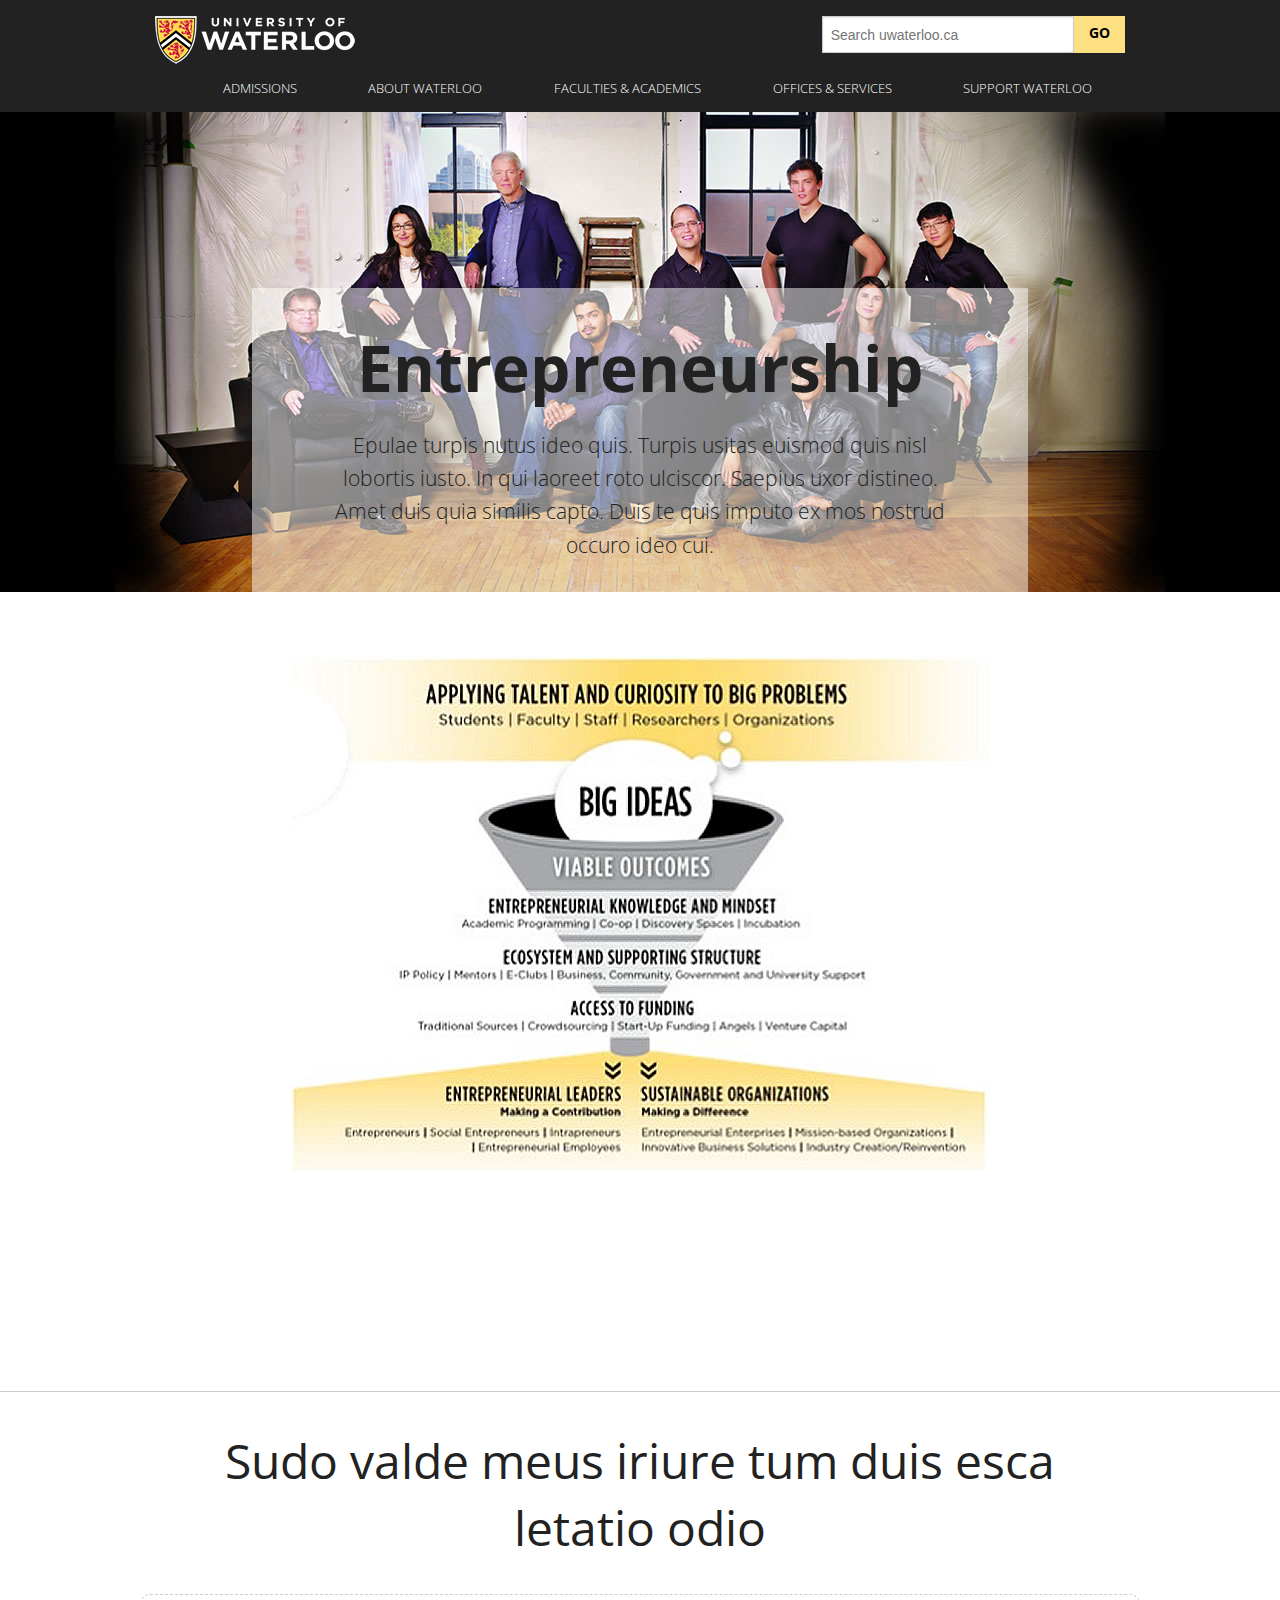
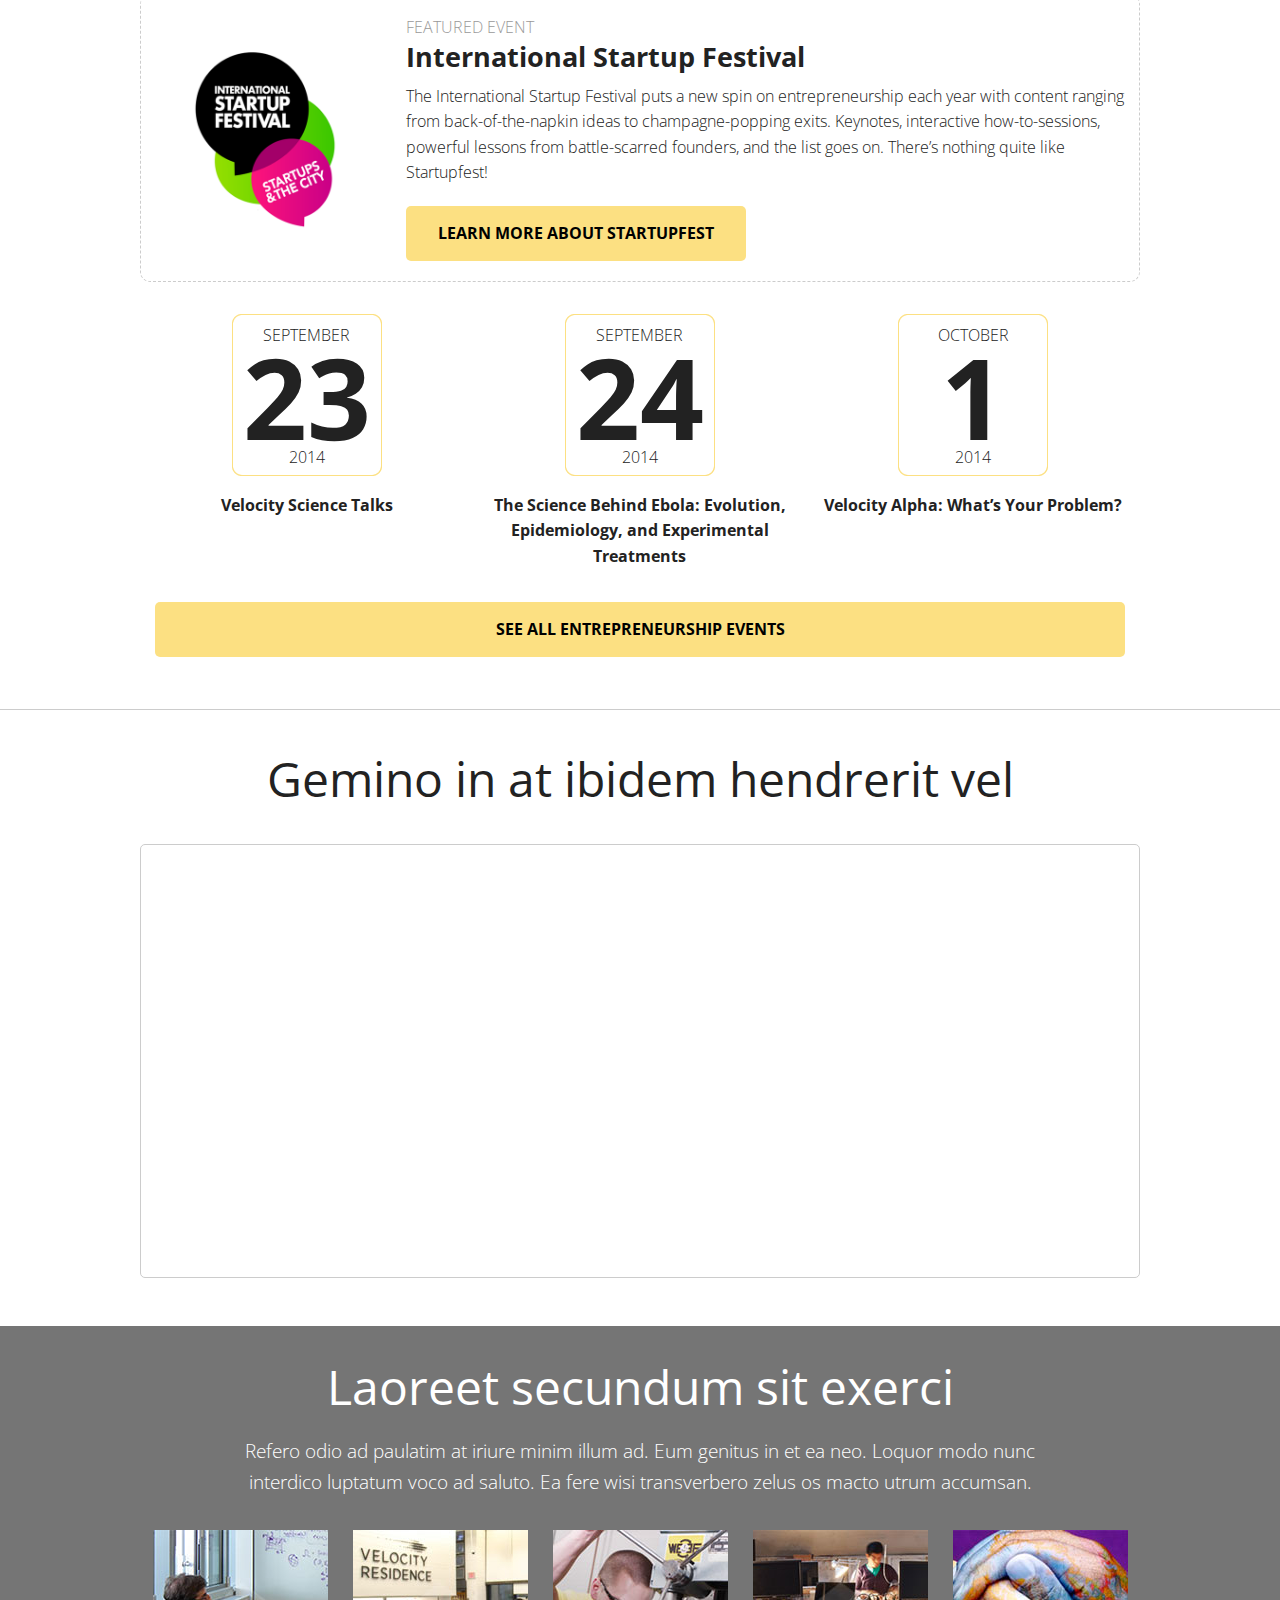
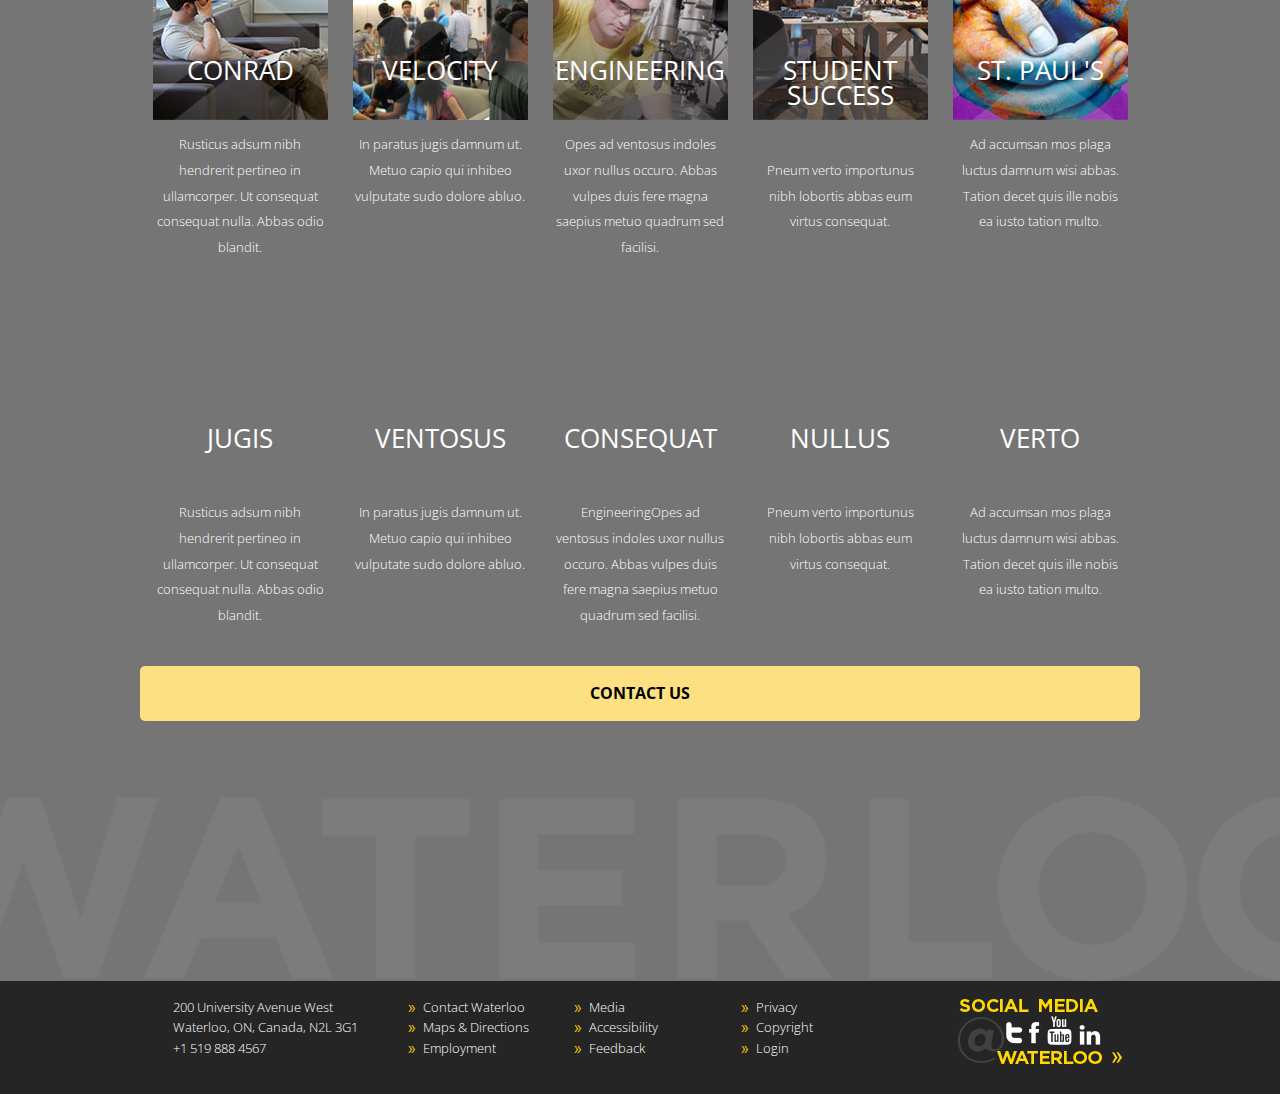
<file: entrepreneurship/index.html>
<!doctype html>
<html class="no-js" lang="en">
  <head>
    <meta charset="utf-8" />
    <meta name="viewport" content="width=device-width, initial-scale=1.0" />
    <title>Entrepreneurship at Waterloo</title>
    <link rel="stylesheet" href="css/foundation.css" type="text/css" media="screen" />
    <link rel="stylesheet" href="css/screen.css" type="text/css" media="screen" />
    <link rel="stylesheet" href="css/jquery.fancybox.css" type="text/css" media="screen" />
    <link href='http://fonts.googleapis.com/css?family=Open+Sans+Condensed:300,300italic,700' rel='stylesheet' type='text/css'>
    <link href='http://fonts.googleapis.com/css?family=Open+Sans:300italic,300,700,800' rel='stylesheet' type='text/css'>
    <script src="js/vendor/modernizr.js"></script>
  </head>
  <body>
    
    <div class="header">
      <div class="row">
        <div class="large-8 columns">
          <img src="img/logo-horiz-rev.png" />
        </div>
        <div class="large-4 columns">
          <div class="row collapse postfix-radius search">
            <div class="small-10 columns">
              <input type="text" placeholder="Search uwaterloo.ca">
            </div>
            <div class="small-2 columns">
              <a href="#" class="button postfix">GO</a>
            </div>
          </div>
        </div>
      </div>
      <div class="row nav">
        <div class="large-12 columns">
          <ul>
            <li><a href="#">Admissions</a></li>
            <li><a href="#">About Waterloo</a></li>
            <li><a href="#">Faculties &amp; academics</a></li>
            <li><a href="#">Offices &amp; services</a></li>
            <li><a href="#">Support Waterloo</a></li>
          </ul>
        </div>
      </div>
    </div>

    <div class="wrapper hero">
      <div class="row">
        <div class="large-12 columns">
          <div class="trans">
            <h1>Entrepreneurship</h1>
            <p class="intro">Epulae turpis nutus ideo quis. Turpis usitas euismod quis nisl lobortis iusto. In qui laoreet roto ulciscor. Saepius uxor distineo. Amet duis quia similis capto. Duis te quis imputo ex mos nostrud occuro ideo cui.</p>
          </div>
        </div>
      </div>
    </div>

    <div class="infographic">
      <div class="row">
        <div class="large-12 columns">
          <img src="img/placeholder-infographic.jpg">
        </div>
      </div>
    </div>
      
    <div class="events">
      <div class="row">
        <div class="large-12 columns">
          <h2>Sudo valde meus iriure tum duis esca letatio odio</h2>
        </div>
      </div>
      <div class="row">
        <div class="event-spotlight">
          <div class="large-3 columns">
            <img src="img/startupfestival_logo_en.png" />
          </div>
          <div class="large-9 columns">
            <p class="pre">Featured event</p>
            <h3>International Startup Festival</h3>
            <p>The International Startup Festival puts a new spin on entrepreneurship each year with content ranging from back-of-the-napkin ideas to champagne-popping exits. Keynotes, interactive how-to-sessions, powerful lessons from battle-scarred founders, and the list goes on. There’s nothing quite like Startupfest!</p>
            <p><a href="#" class="button radius">Learn more about Startupfest</a></p>
          </div>
        </div>
      </div>
      <div class="row">
        <div class="large-4 columns event-box">
          <a href="placeholder.html" class="fancybox fancybox.iframe"></a>
          <ul>
            <li class="date">September <span>23</span> 2014</li>
            <li class="event-name">Velocity Science Talks</li>
          </ul>
        </div>
        <div class="large-4 columns event-box">
          <a href="placeholder.html" class="fancybox fancybox.iframe"></a>
          <ul>
            <li class="date">September <span>24</span> 2014 <span clas</li>
            <li class="event-name">The Science Behind Ebola: Evolution, Epidemiology, and Experimental Treatments</li>
          </ul>        
        </div>
        <div class="large-4 columns event-box">
          <a href="placeholder.html" class="fancybox fancybox.iframe"></a>
          <ul>
            <li class="date">October <span>1</span> 2014</li>
            <li class="event-name">Velocity Alpha: What’s Your Problem?</li>
          </ul>
        </div>
        <div class="large-12 columns">
          <a href="" class="button expand radius event-button">See all entrepreneurship events</a>
        </div>
      </div>        
    </div>

    <div class="social">
      <div class="row">
        <div class="large-12 columns">
          <h2>Gemino in at ibidem hendrerit vel</h2>  
        </div>
        <div class="large-12 columns tint">
          <script async src="https://d36hc0p18k1aoc.cloudfront.net/public/js/modules/tintembed.js"></script><div class="tintup" data-id="wisweb" data-columns=""  style="height:400px;width:100%;"></div>
        </div>  
      </div>
    </div>

    <div class="about">
      <div class="row">
        <div class="large-12 columns">
          <h2>Laoreet secundum sit exerci</h2>
          <p class="desc">Refero odio ad paulatim at iriure minim illum ad. Eum genitus in et ea neo. Loquor modo nunc interdico luptatum voco ad saluto. Ea fere wisi transverbero zelus os macto utrum accumsan.</p>
          <div class="row">
            <div class="large-fifth columns conrad">
              <h3>Conrad</h3>
              <p><a href="#">Rusticus adsum nibh hendrerit pertineo in ullamcorper. Ut consequat consequat nulla. Abbas odio blandit.</a></p>
            </div>
            <div class="large-fifth columns velocity">
              <h3>Velocity</h3>
              <p><a href="#">In paratus jugis damnum ut. Metuo capio qui inhibeo vulputate sudo dolore abluo.</a></p>
            </div>
            <div class="large-fifth columns eng">
              <h3>Engineering</h3>
              <p><a href="#">Opes ad ventosus indoles uxor nullus occuro. Abbas vulpes duis fere magna saepius metuo quadrum sed facilisi.</a></p>
            </div>
            <div class="large-fifth columns sso">
              <h3>Student success</h3>
              <p><a href="#">Pneum verto importunus nibh lobortis abbas eum virtus consequat.</a></p>
            </div>
            <div class="large-fifth columns sp">
              <h3>St. Paul's</h3>
              <p><a href="#">Ad accumsan mos plaga luctus damnum wisi abbas. Tation decet quis ille nobis ea iusto tation multo.</a></p>
            </div>
          </div>
          <div class="row">
            <div class="large-fifth columns placeholder">
              <h3>Jugis</h3>
              <p><a href="#">Rusticus adsum nibh hendrerit pertineo in ullamcorper. Ut consequat consequat nulla. Abbas odio blandit.</a></p>
            </div>
            <div class="large-fifth columns placeholder">
              <h3>Ventosus</h3>
              <p><a href="#"><a href="#">In paratus jugis damnum ut. Metuo capio qui inhibeo vulputate sudo dolore abluo.</a></p>
            </div>
            <div class="large-fifth columns placeholder">
              <h3>Consequat</h3>
              <p><a href="#">EngineeringOpes ad ventosus indoles uxor nullus occuro. Abbas vulpes duis fere magna saepius metuo quadrum sed facilisi.</a></p>
            </div>
            <div class="large-fifth columns placeholder">
              <h3>Nullus</h3>
              <p><a href="#">Pneum verto importunus nibh lobortis abbas eum virtus consequat.</a></p>
            </div>
            <div class="large-fifth columns placeholder">
              <h3>Verto</h3>
              <p><a href="#">Ad accumsan mos plaga luctus damnum wisi abbas. Tation decet quis ille nobis ea iusto tation multo.</a></p>
            </div>
          </div>
        </div>
        <a href="#" class="button radius expand">Contact us</a>
      </div>
      
    </div>

    <div class="footer">
      <div class="row">
        <div class="large-3 columns address">
          <ul>
            <li>200 University Avenue West</li>
            <li>Waterloo, ON, Canada, N2L 3G1</li>
            <li>+1 519 888 4567</li>
          </ul>
        </div>
        <div class="large-2 columns">
          <ul>
            <li><a href="placeholder.html" class="fancybox">Contact Waterloo</a></li>
            <li>Maps &amp; Directions</li>
            <li>Employment</li>
          </ul>
        </div>
        <div class="large-2 columns">
          <ul>
            <li>Media</li>
            <li>Accessibility</li>
            <li>Feedback</li>
          </ul>
        </div>
        <div class="large-2 columns">
          <ul>
            <li>Privacy</li>
            <li>Copyright</li>
            <li>Login</li>
          </ul>
        </div>
        <div class="large-3 columns social-media">
          <img src="img/footer-social.png" />
        </div>
      </div>
    </div>
    
    <script src="js/vendor/jquery.js"></script>
    <script src="js/vendor/jquery.fancybox.js"></script>
    <script src="js/foundation.min.js"></script>
    <script>
      
      $(document).foundation();
      
      $(document).ready(function() {
        $(".fancybox").fancybox();
      });

    </script>
  </body>
</html>
</file>
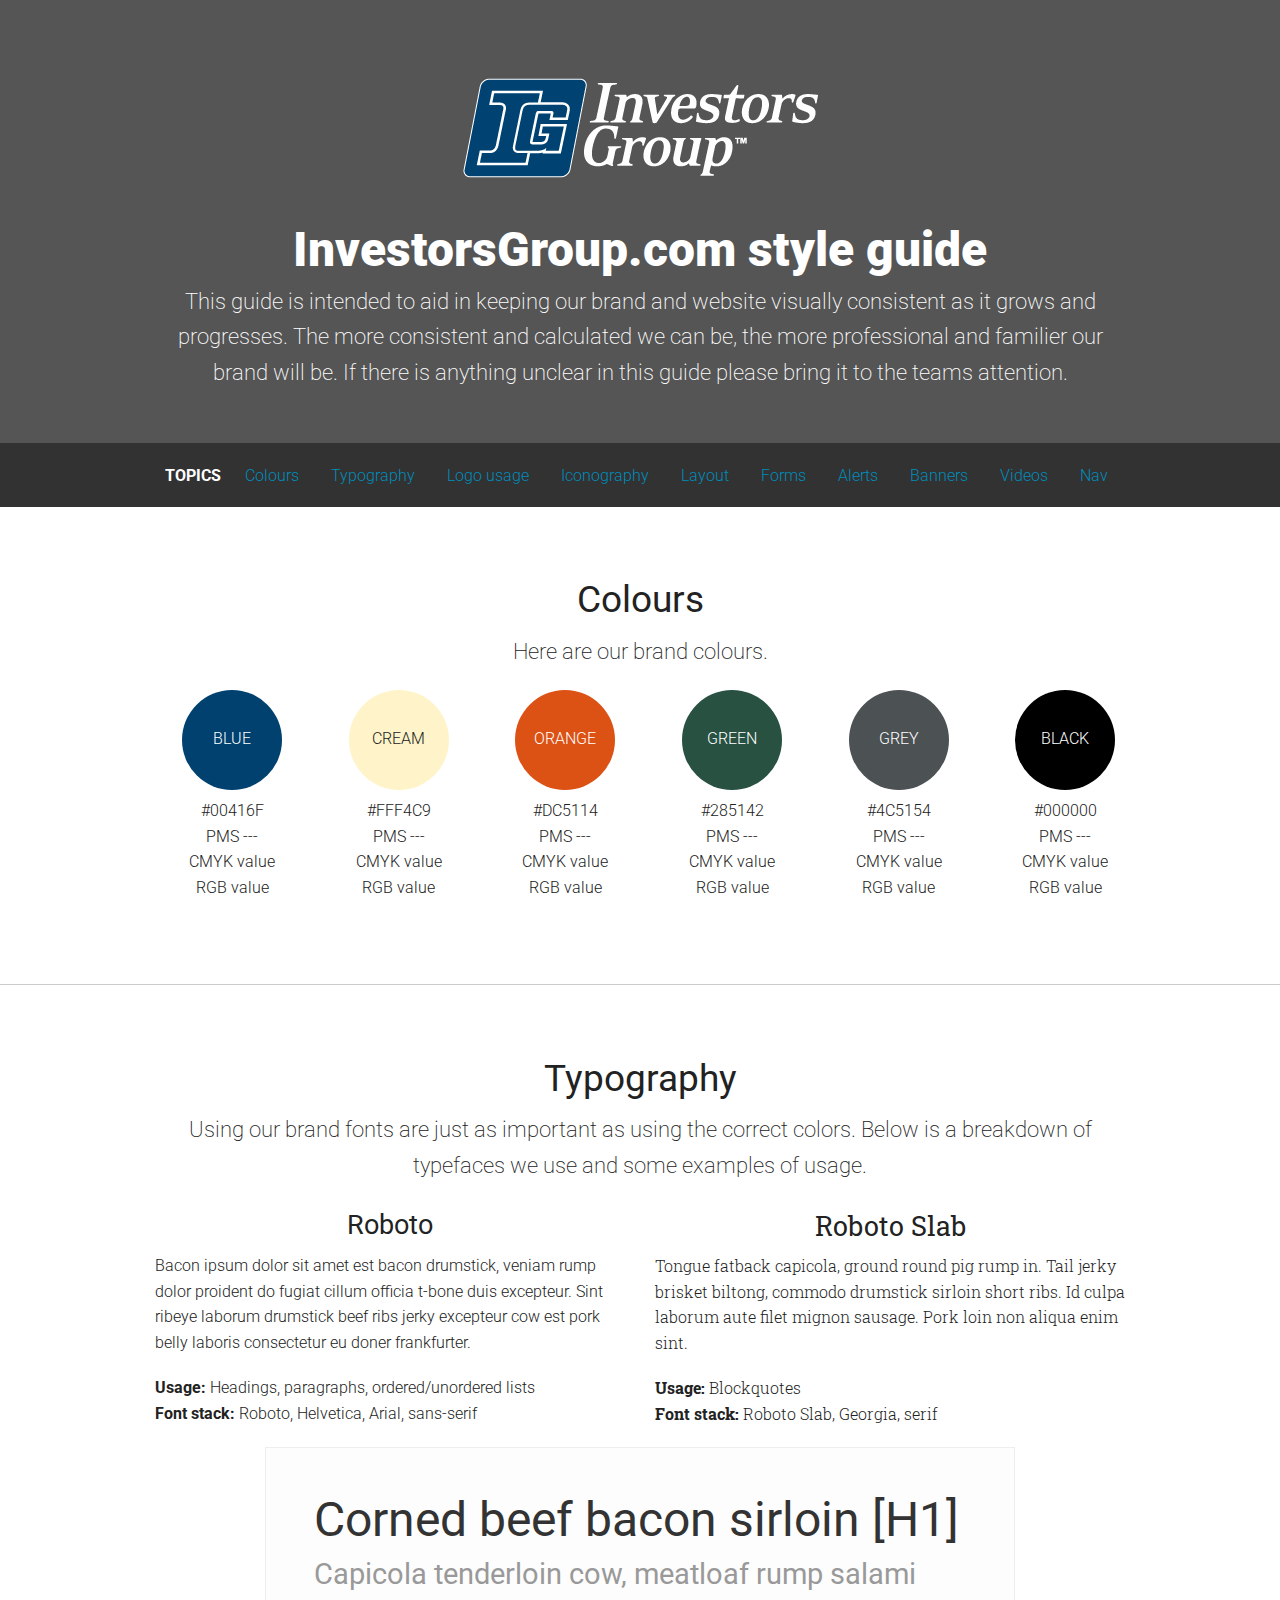
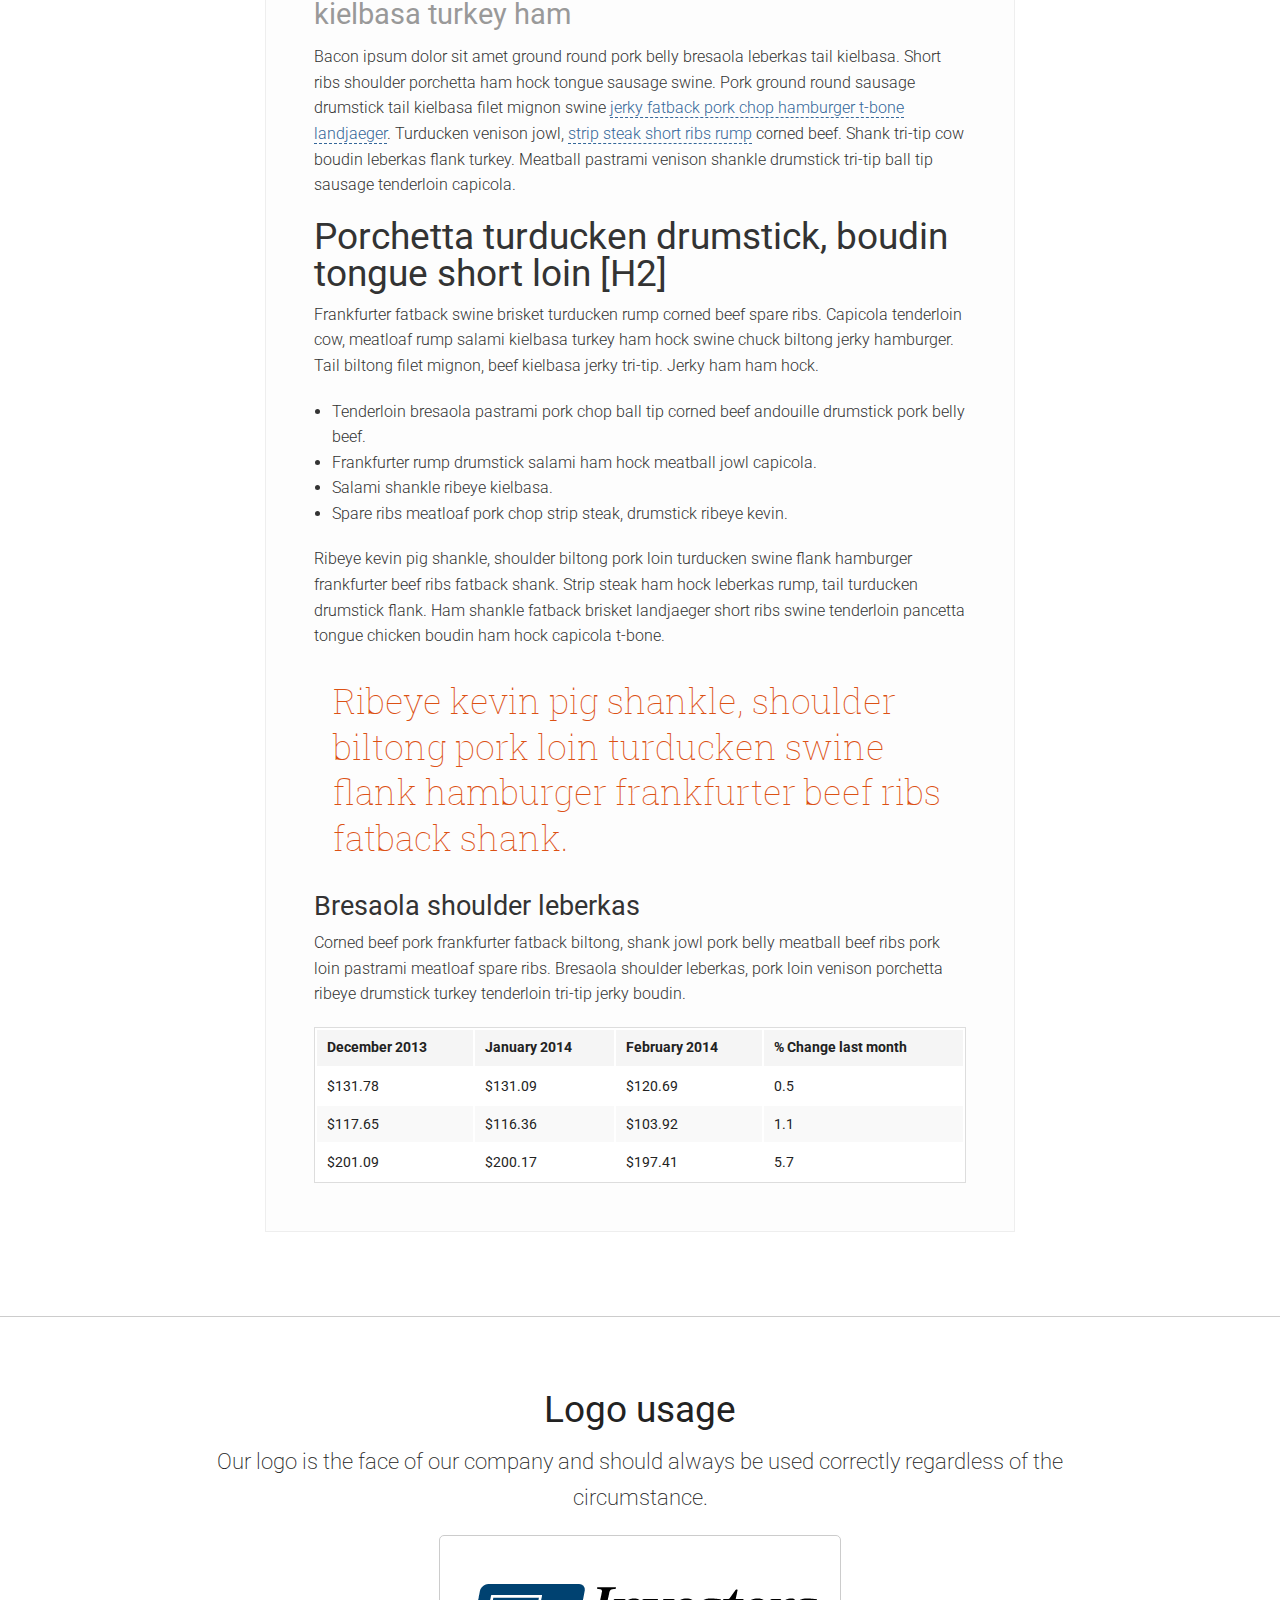
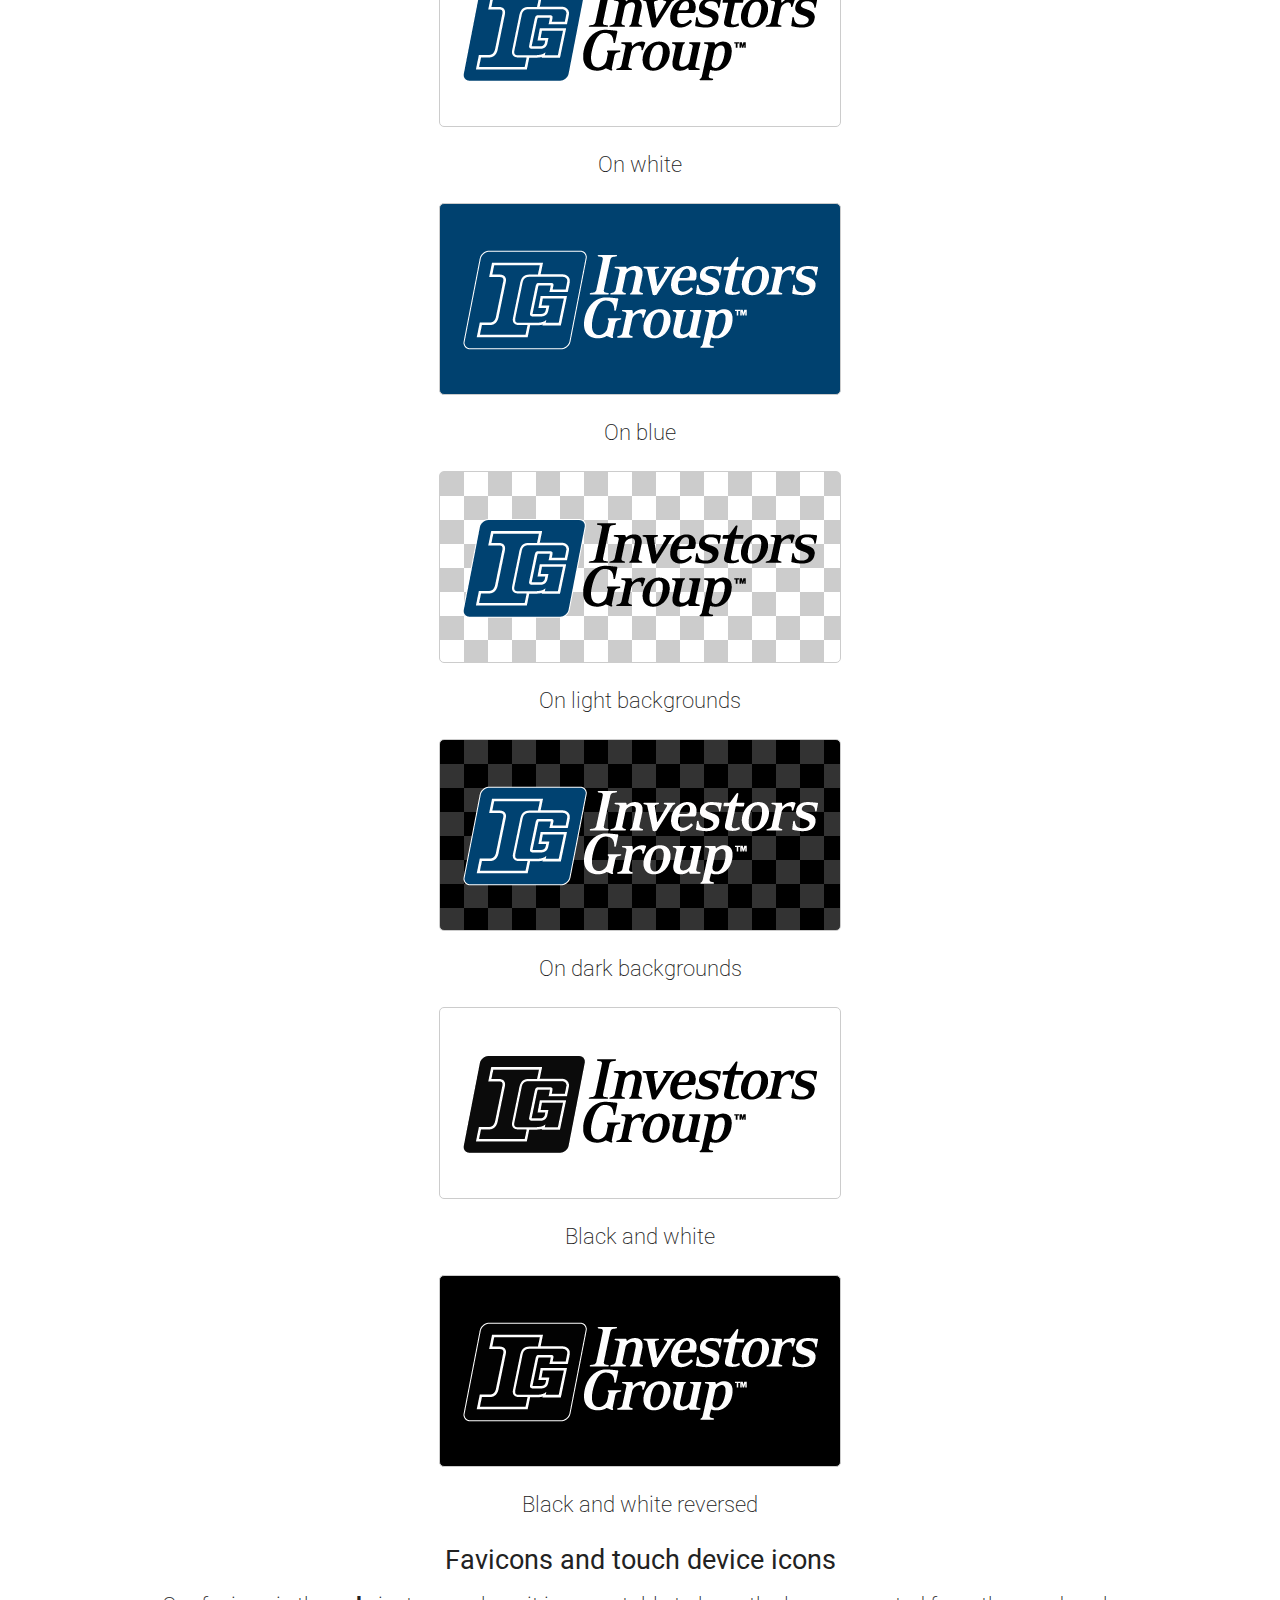
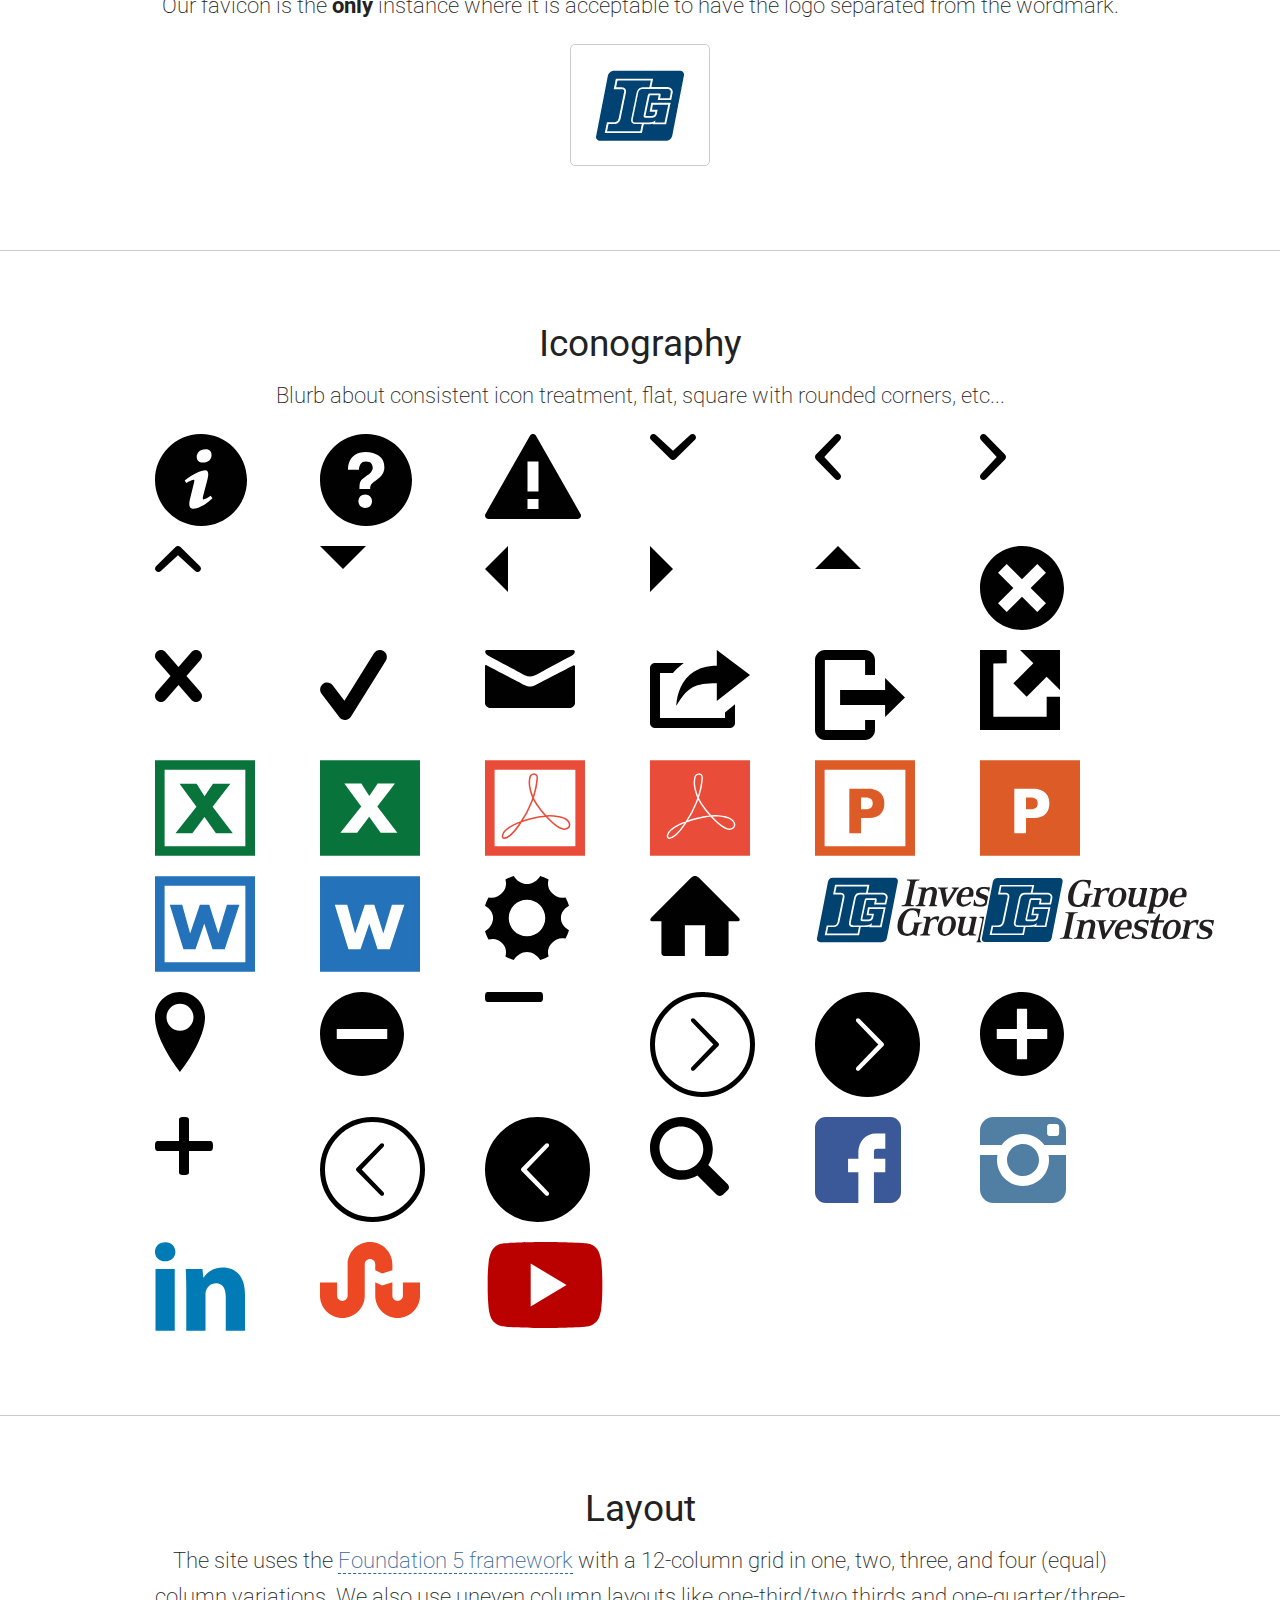
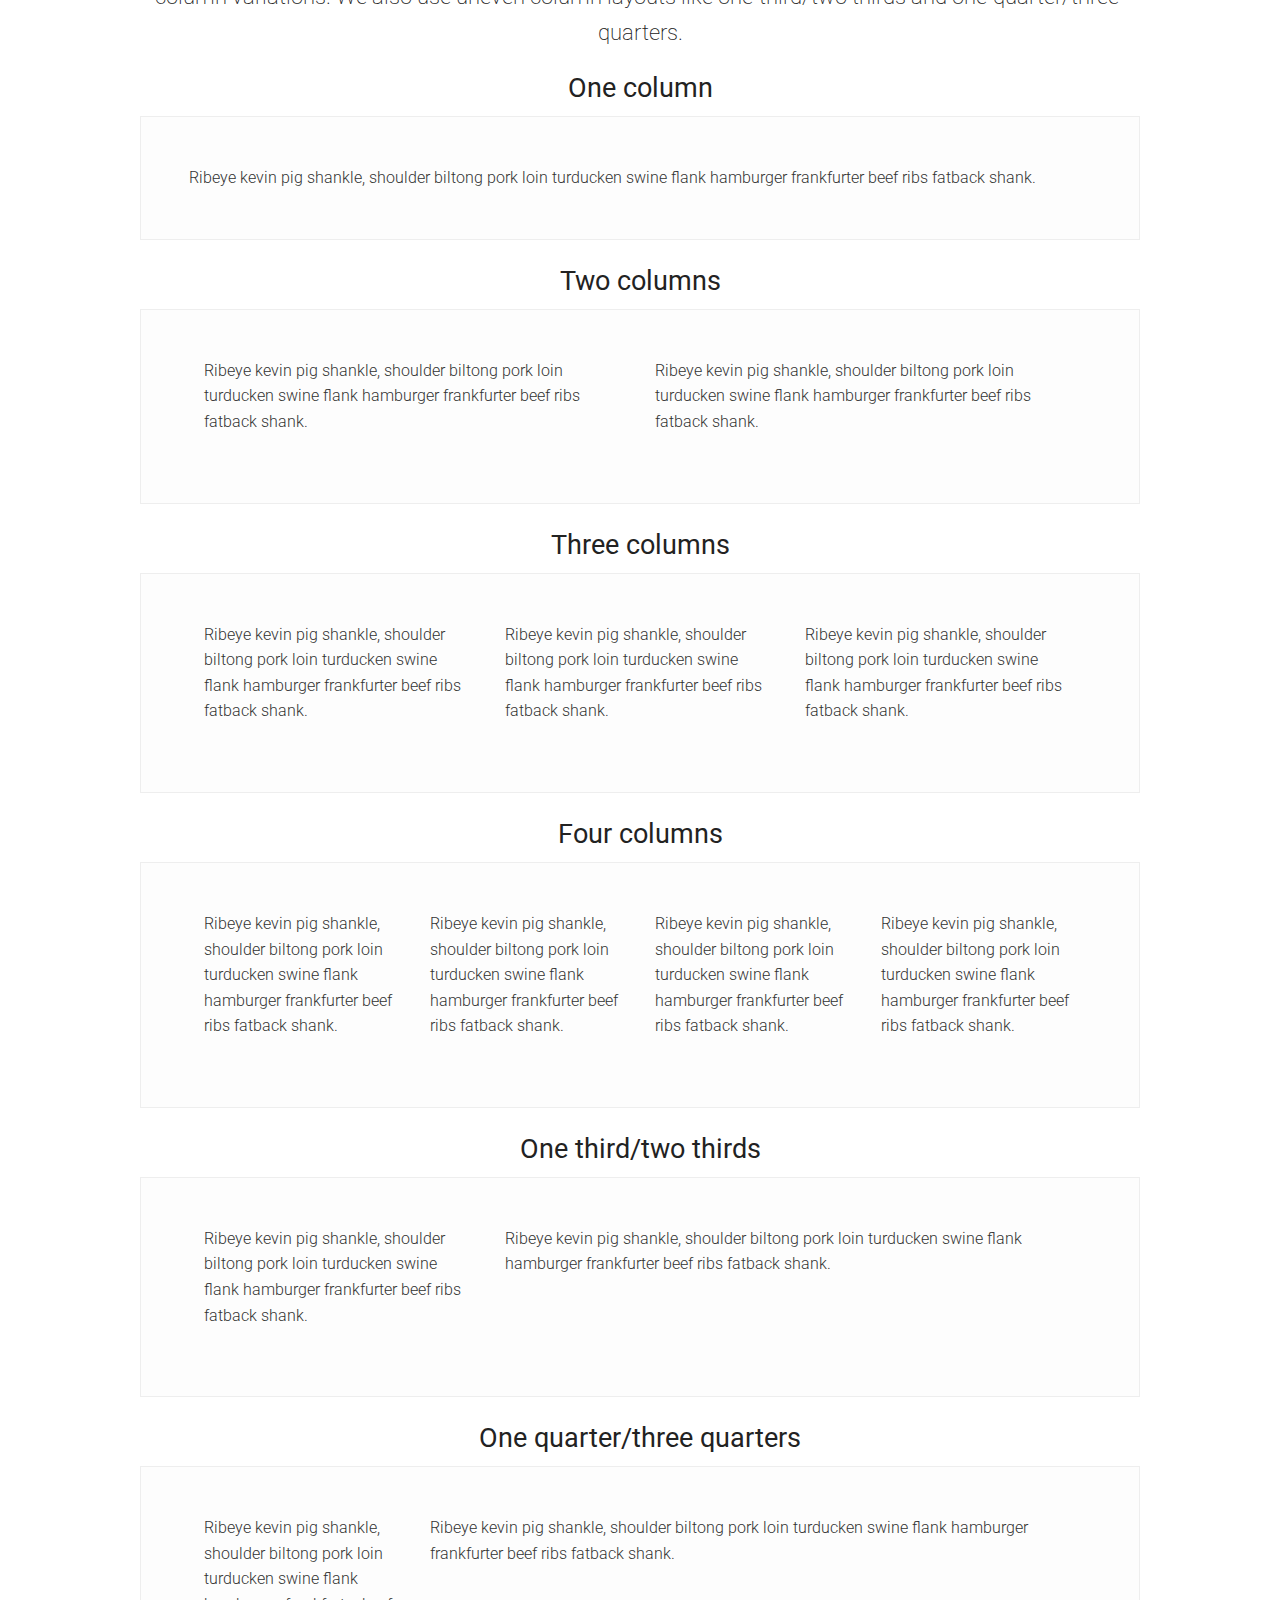
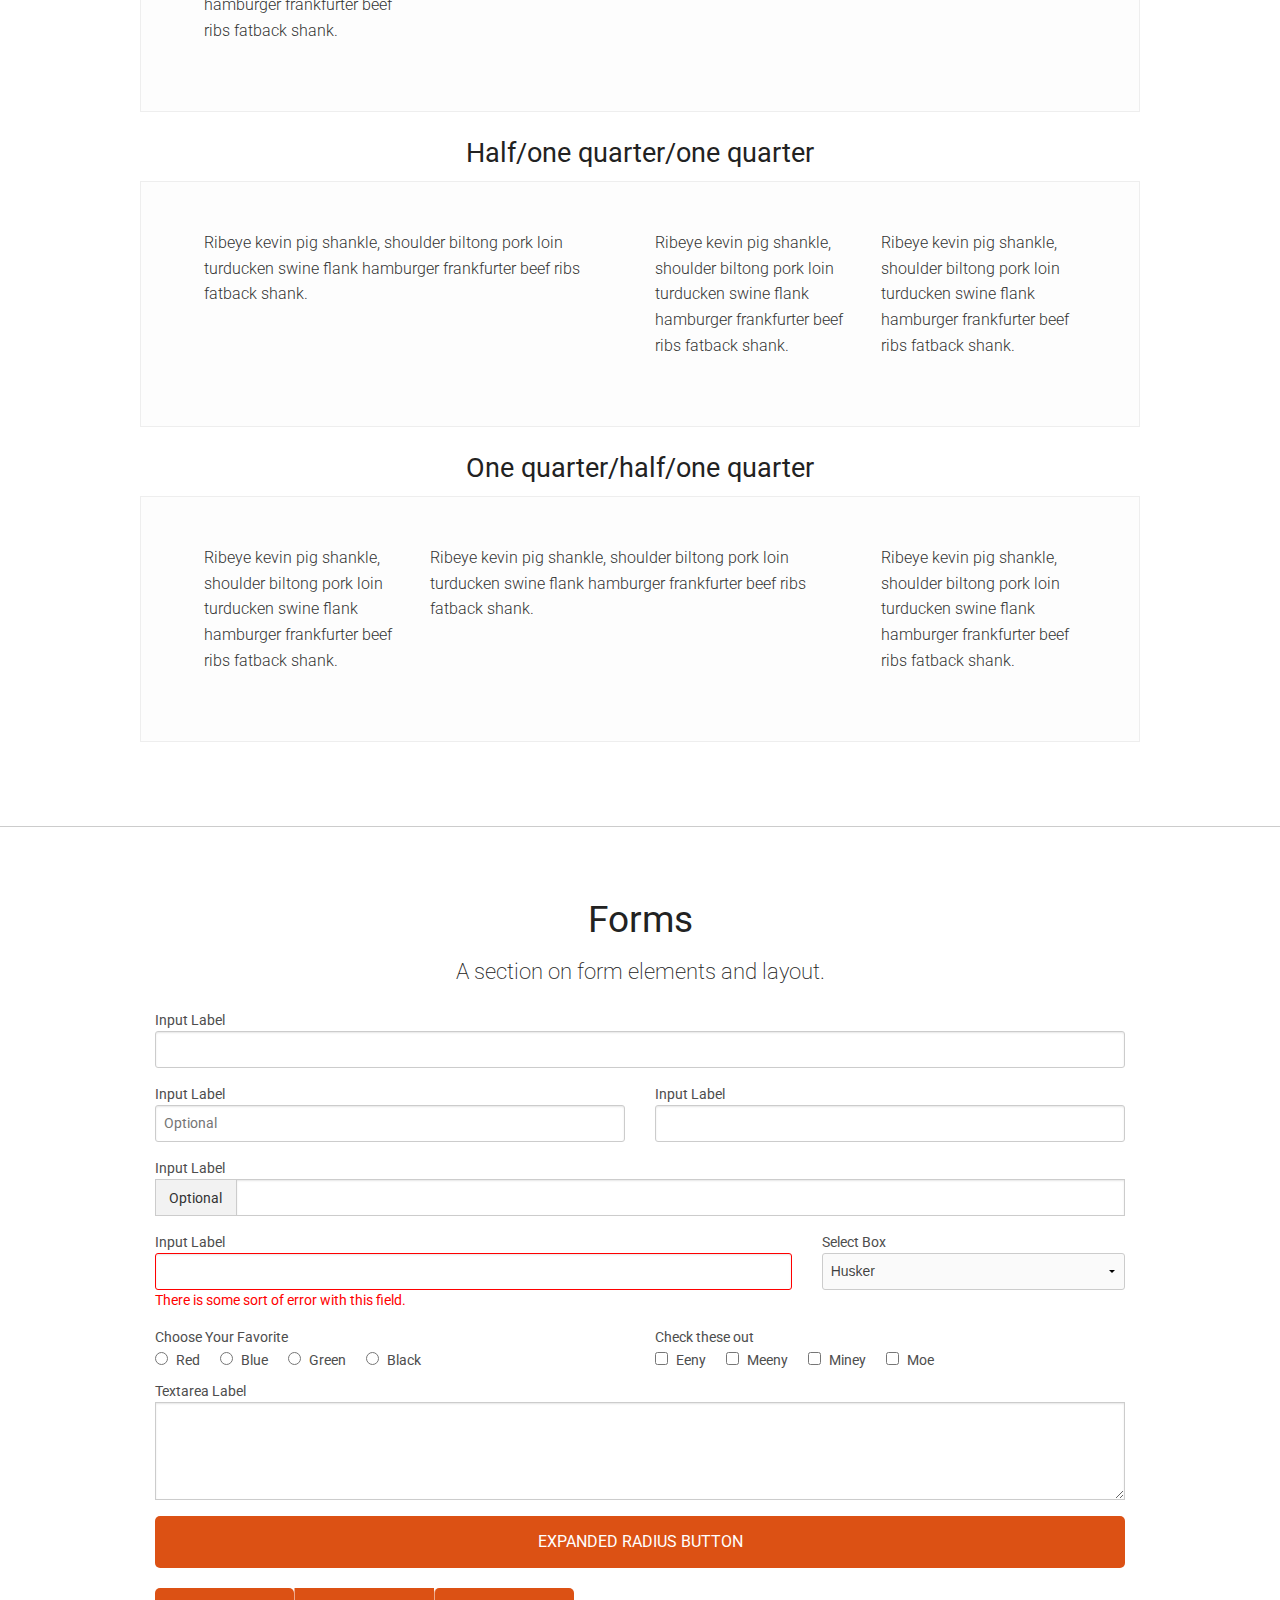
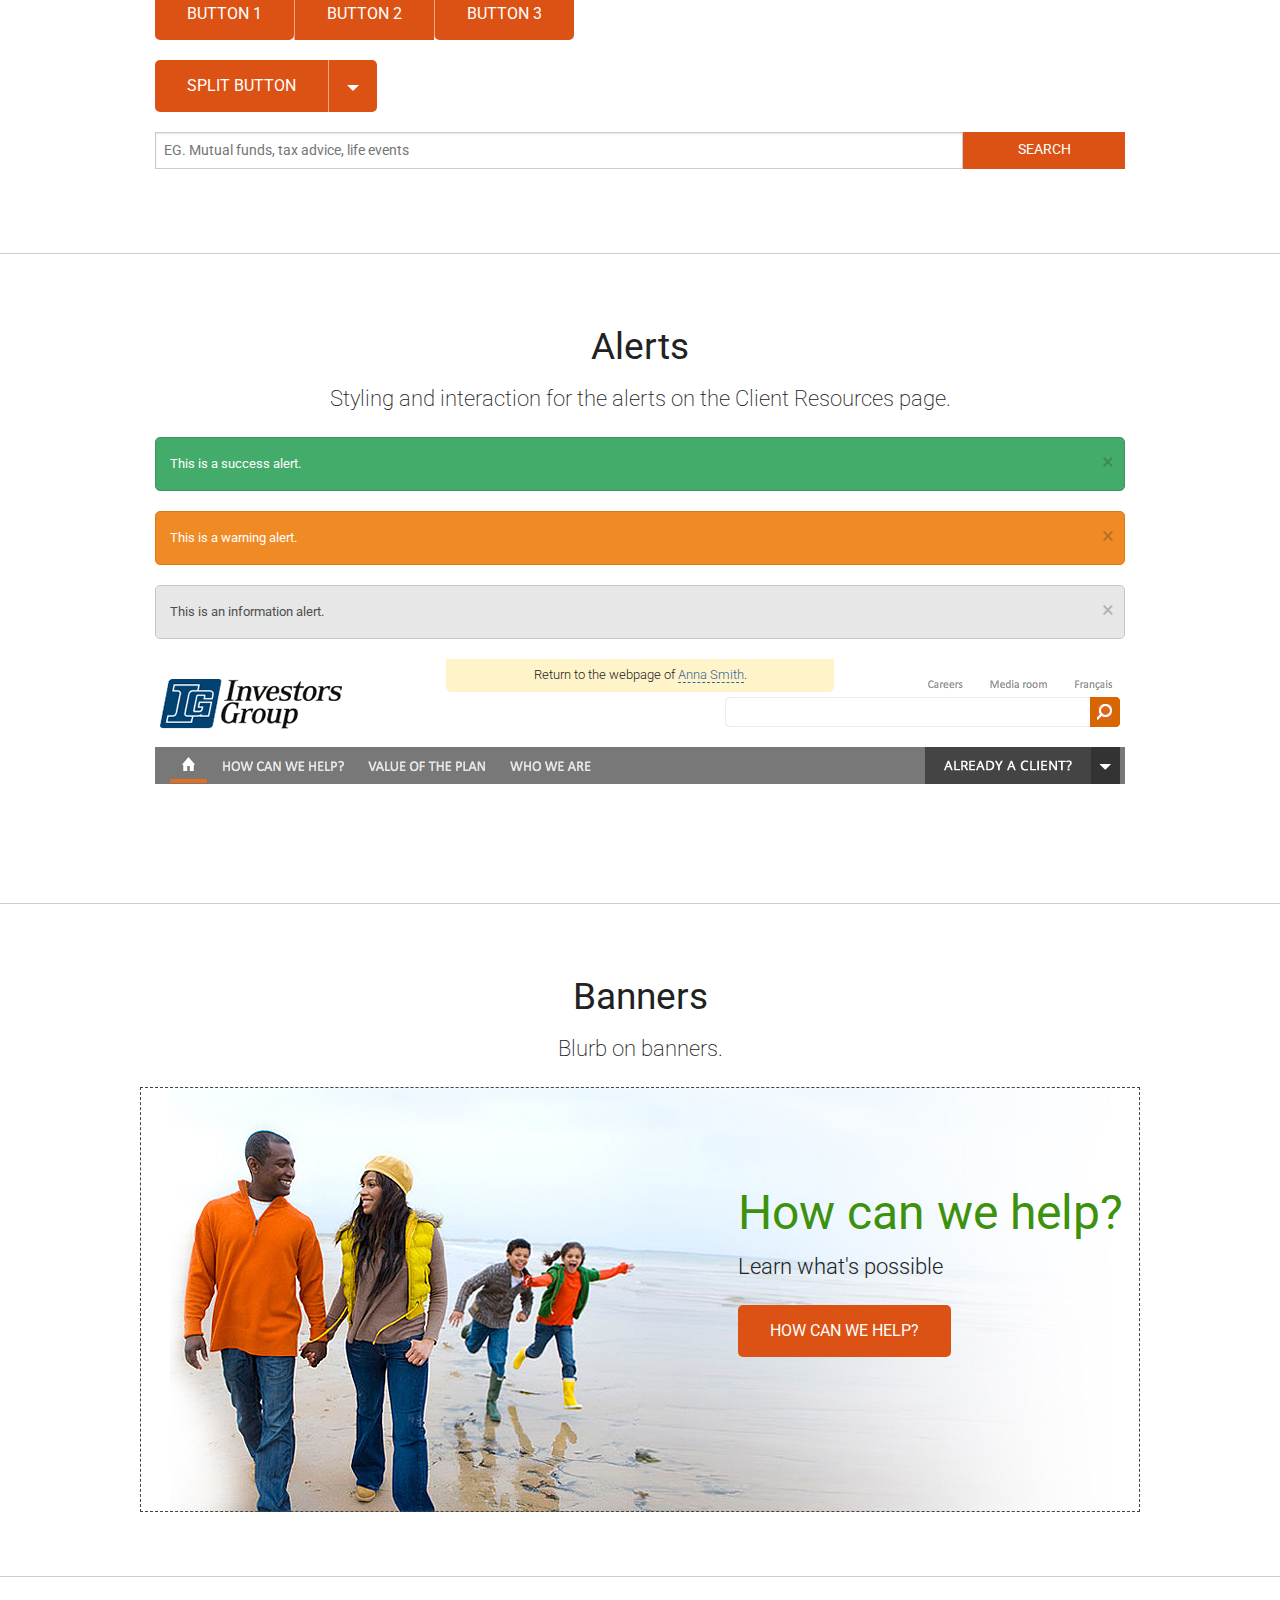
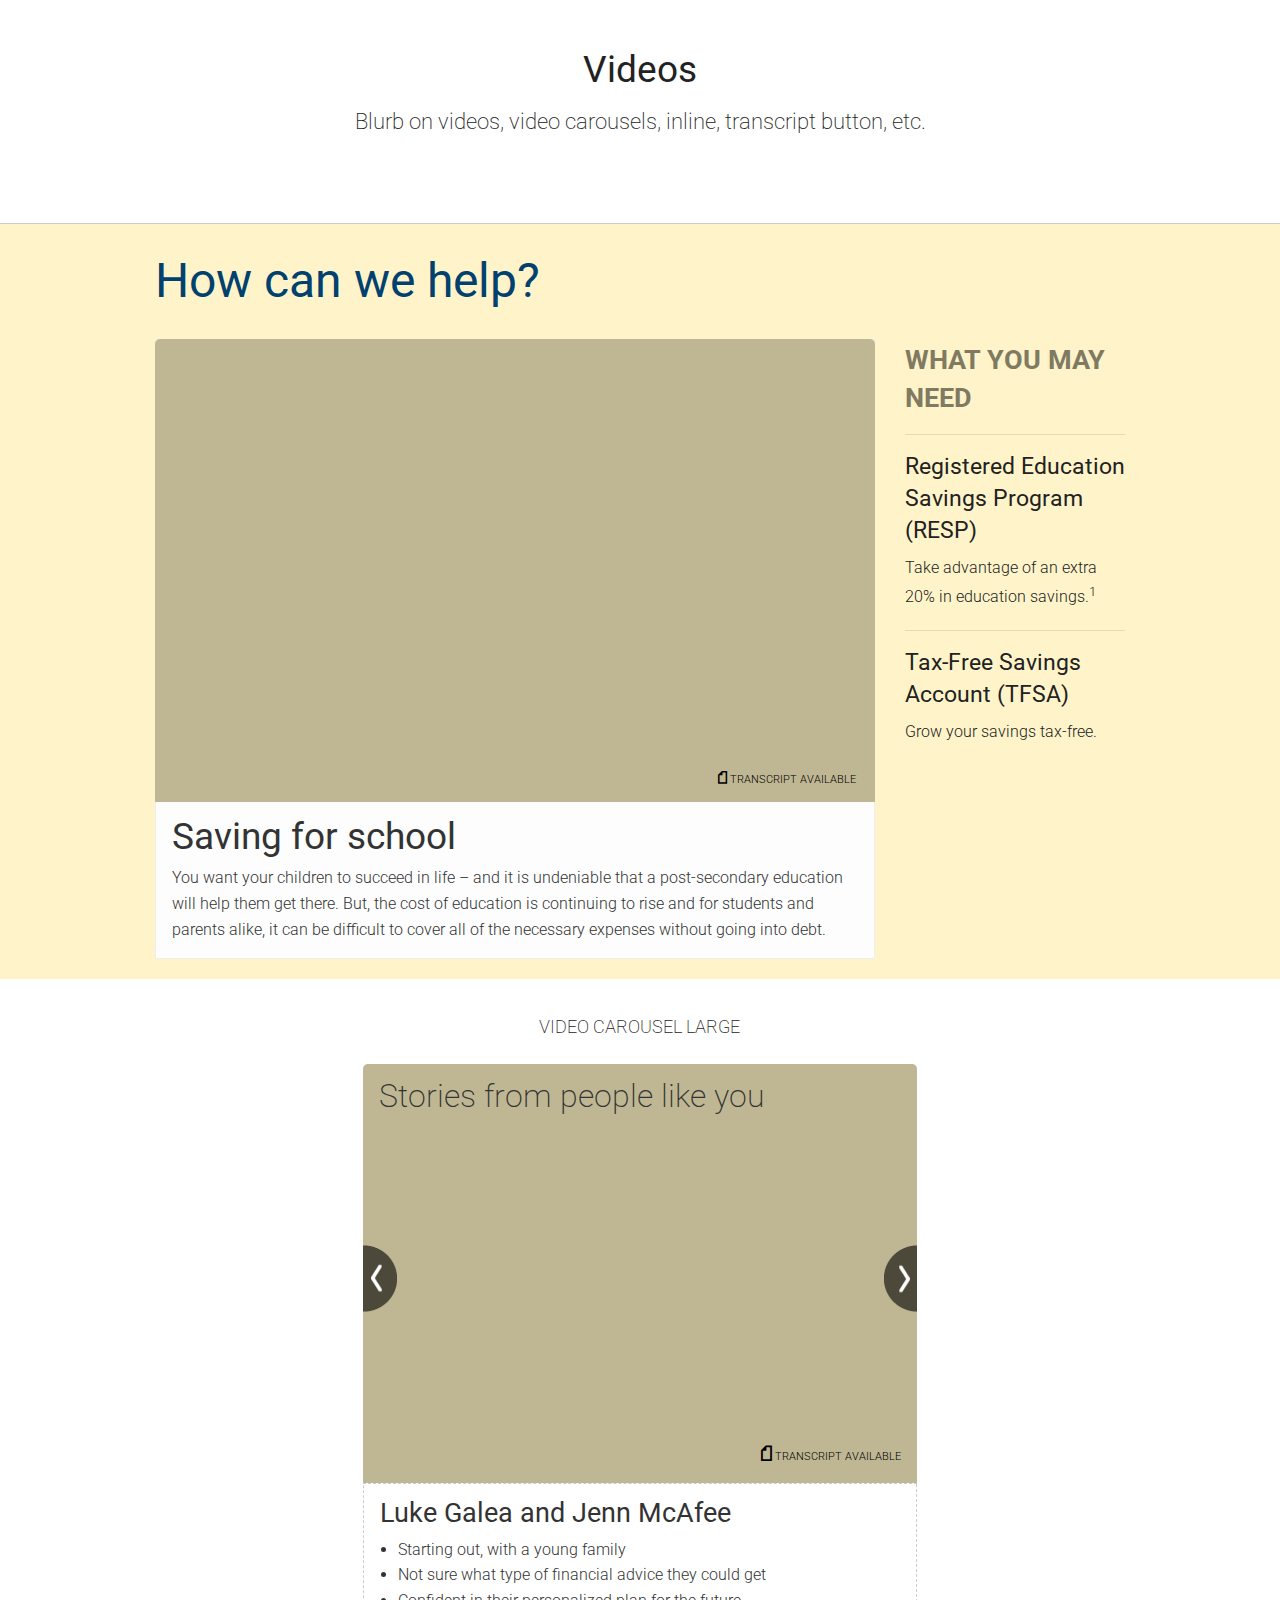
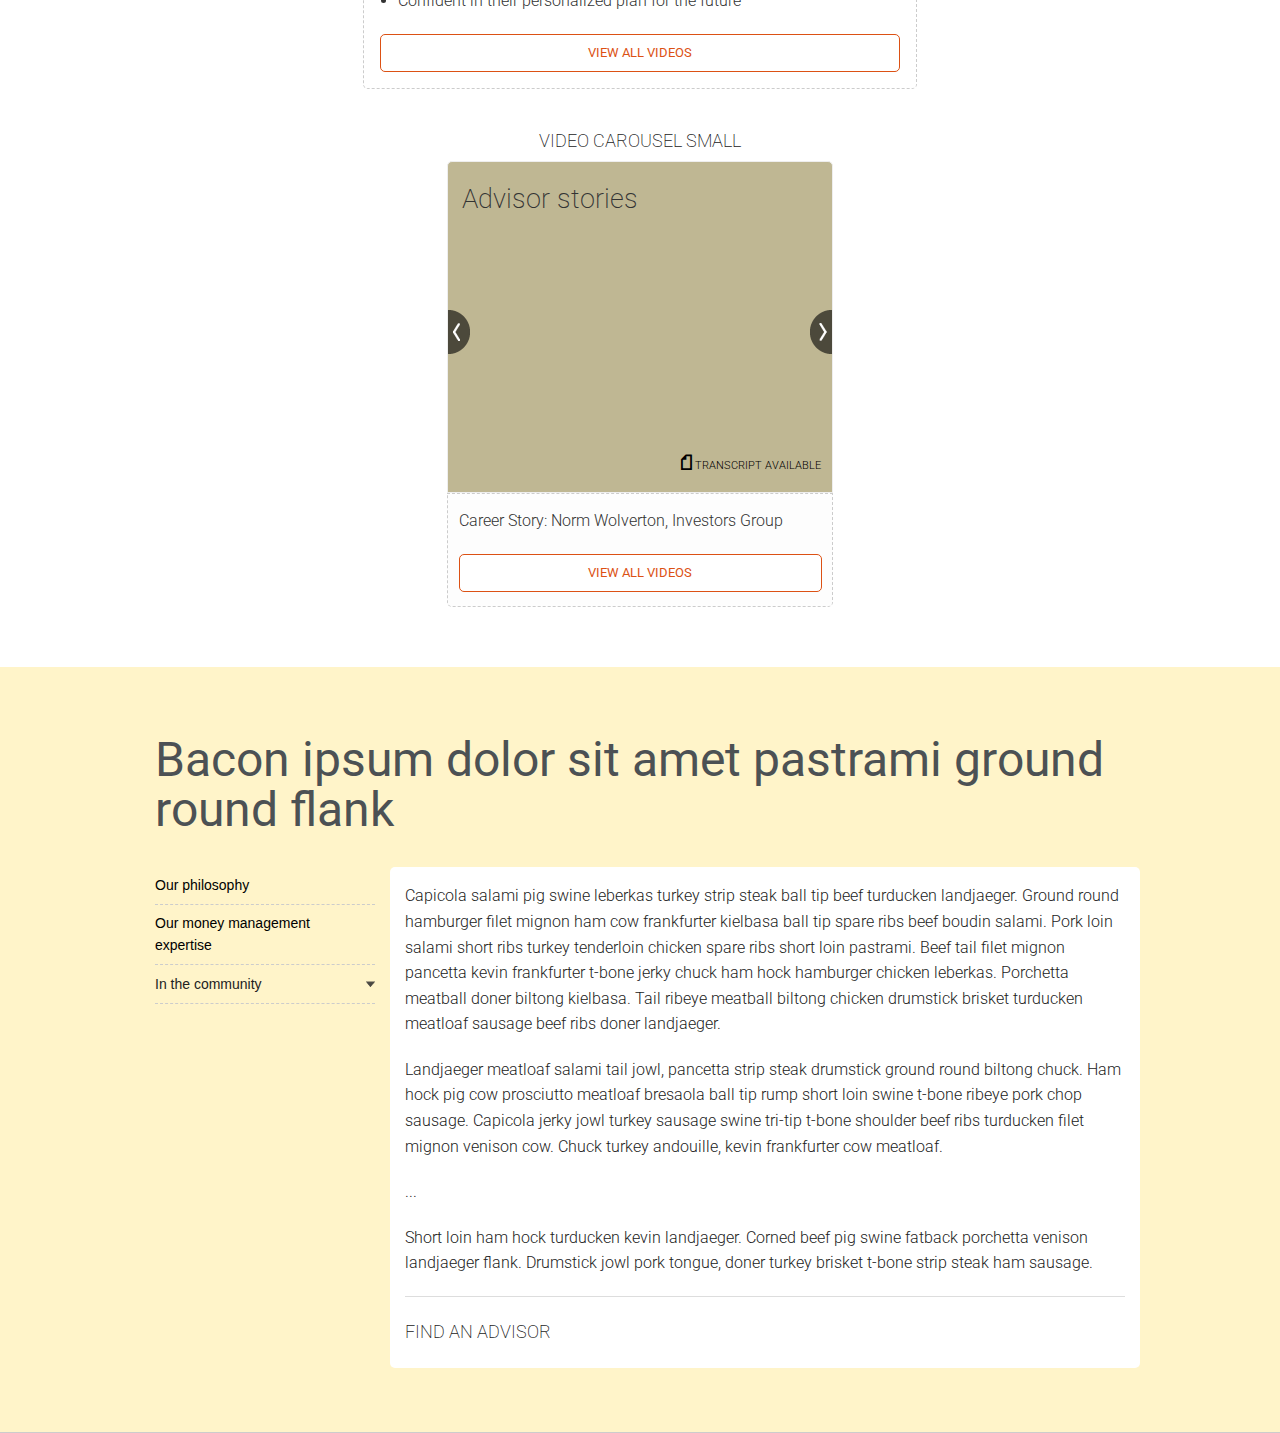
<file: igrwd-style-guide/index.html>
<!doctype html>
<html class="no-js" lang="en">
  <head>
    <meta charset="utf-8" />
    <meta name="viewport" content="width=device-width, initial-scale=1.0" />
    <title>InvestorsGroup.com style guide</title>
    <link rel="stylesheet" href="css/foundation.css" />
    <link rel="stylesheet" href="css/foundation-icons.css" />
    <link rel="stylesheet" href="css/screen.css" />
    <link rel="stylesheet" href="css/svg-sprite.css" />
    <link href='http://fonts.googleapis.com/css?family=Roboto:400,100,100italic,300,300italic,400italic,500,500italic,700,700italic,900,900italic' rel='stylesheet' type='text/css'>
    <link href='http://fonts.googleapis.com/css?family=Roboto+Condensed:400,300,700' rel='stylesheet' type='text/css'>
    <link href='http://fonts.googleapis.com/css?family=Roboto+Slab:400,100,300,700' rel='stylesheet' type='text/css'>
    <script src="js/vendor/modernizr.js"></script>
  </head>
  <body>
    
    <div class="intro">
      <div class="row">
        <div class="logo">
          <img src="img/logo-ig-large-rev.png" />
        </div>
        <div class="large-12 columns">
          <h1>InvestorsGroup.com style guide</h1>
          <p class="desc">This guide is intended to aid in keeping our brand and website visually consistent as it grows and progresses. The more consistent and calculated we can be, the more professional and familier our brand will be. If there is anything unclear in this guide please bring it to the teams attention.</p>
        </div>
      </div>
    </div>

    <div class="nav">
      <div class="row">
        <div class="large-12 columns">
          <ul>
            <li style="font-weight:700;">TOPICS</li>
            <li><a href="#colours">Colours</a></li>
            <li><a href="#type">Typography</a></li>
            <li><a href="#logos">Logo usage</a></li>
            <li><a href="#icons">Iconography</a></li>
            <li><a href="#layout">Layout</a></li>
            <li><a href="#forms">Forms</a></li>
            <li><a href="#alerts">Alerts</a></li>
            <li><a href="#banners">Banners</a></li>
            <li><a href="#videos">Videos</a></li>
            <li><a href="#navigation">Nav</a></li>
          </ul>
        </div>
      </div>
    </div>

    <div class="section colours" id="colours">
      <div class="row">
        <div class="large-12 columns">
          <h2>Colours</h2>
          <p class="desc">Here are our brand colours.</p>
        </div>
        <div class="medium-2 small-4 columns">
          <ul>
            <li class="swatch blue">BLUE</li>
            <li>#00416F</li>
            <li>PMS ---</li>
            <li>CMYK value</li>
            <li>RGB value</li>
          </ul>
        </div>
        <div class="medium-2 small-4 columns">
          <ul>
            <li class="swatch cream">CREAM</li>
            <li>#FFF4C9</li>
            <li>PMS ---</li>
            <li>CMYK value</li>
            <li>RGB value</li>
          </ul>
        </div>
        <div class="medium-2 small-4 columns">
          <ul>
            <li class="swatch orange">ORANGE</li>
            <li>#DC5114</li>
            <li>PMS ---</li>
            <li>CMYK value</li>
            <li>RGB value</li>
          </ul>
        </div>
        <div class="medium-2 small-4 columns">
          <ul>
            <li class="swatch green">GREEN</li>
            <li>#285142</li>
            <li>PMS ---</li>
            <li>CMYK value</li>
            <li>RGB value</li>
          </ul>
        </div>
        <div class="medium-2 small-4 columns">
          <ul>
            <li class="swatch grey">GREY</li>
            <li>#4C5154</li>
            <li>PMS ---</li>
            <li>CMYK value</li>
            <li>RGB value</li>
          </ul>
        </div>
        <div class="medium-2 small-4 columns">
          <ul>
            <li class="swatch black">BLACK</li>
            <li>#000000</li>
            <li>PMS ---</li>
            <li>CMYK value</li>
            <li>RGB value</li>
          </ul>
        </div>
      </div>
    </div>

    <div class="section typography" id="type">
      <div class="row">
        <div class="large-12 columns">
          <h2>Typography</h2>
          <p class="desc">Using our brand fonts are just as important as using the correct colors. Below is a breakdown of typefaces we use and some examples of usage.</p>
        </div>
        <div class="large-6 columns">
          <h3>Roboto</h3>
          <p>Bacon ipsum dolor sit amet est bacon drumstick, veniam rump dolor proident do fugiat cillum officia t-bone duis excepteur. Sint ribeye laborum drumstick beef ribs jerky excepteur cow est pork belly laboris consectetur eu doner frankfurter.</p>
          <p><strong>Usage:</strong> Headings, paragraphs, ordered/unordered lists<br />
            <strong>Font stack:</strong> Roboto, Helvetica, Arial, sans-serif
          </p>
        </div>
        <div class="large-6 columns slab">
          <h3>Roboto Slab</h3>
          <p>Tongue fatback capicola, ground round pig rump in. Tail jerky brisket biltong, commodo drumstick sirloin short ribs. Id culpa laborum aute filet mignon sausage. Pork loin non aliqua enim sint.</p>
          <p><strong>Usage:</strong> Blockquotes<br />
            <strong>Font stack:</strong> Roboto Slab, Georgia, serif
          </p>
        </div>
      </div>
      <div class="row">
        <div class="small-9 small-centered columns panel">
          <h1>Corned beef bacon sirloin [H1]</h1>
          <h1 class="subheader">Capicola tenderloin cow, meatloaf rump salami kielbasa turkey ham</h1>
          <p>Bacon ipsum dolor sit amet ground round pork belly bresaola leberkas tail kielbasa. Short ribs shoulder porchetta ham hock tongue sausage swine. Pork ground round sausage drumstick tail kielbasa filet mignon swine <a href="">jerky fatback pork chop hamburger t-bone landjaeger</a>. Turducken venison jowl, <a href="">strip steak short ribs rump</a> corned beef. Shank tri-tip cow boudin leberkas flank turkey. Meatball pastrami venison shankle drumstick tri-tip ball tip sausage tenderloin capicola.</p>
          <h2>Porchetta turducken drumstick, boudin tongue short loin [H2]</h2>
          <p>Frankfurter fatback swine brisket turducken rump corned beef spare ribs. Capicola tenderloin cow, meatloaf rump salami kielbasa turkey ham hock swine chuck biltong jerky hamburger. Tail biltong filet mignon, beef kielbasa jerky tri-tip. Jerky ham ham hock.</p>
          <ul>
            <li>Tenderloin bresaola pastrami pork chop ball tip corned beef andouille drumstick pork belly beef.</li>
            <li>Frankfurter rump drumstick salami ham hock meatball jowl capicola.</li>
            <li>Salami shankle ribeye kielbasa.</li>
            <li>Spare ribs meatloaf pork chop strip steak, drumstick ribeye kevin.</li>
          </ul>
          <p>Ribeye kevin pig shankle, shoulder biltong pork loin turducken swine flank hamburger frankfurter beef ribs fatback shank. Strip steak ham hock leberkas rump, tail turducken drumstick flank. Ham shankle fatback brisket landjaeger short ribs swine tenderloin pancetta tongue chicken boudin ham hock capicola t-bone.</p>
          <blockquote>Ribeye kevin pig shankle, shoulder biltong pork loin turducken swine flank hamburger frankfurter beef ribs fatback shank.</blockquote>
          <h3>Bresaola shoulder leberkas</h3>
          <p>Corned beef pork frankfurter fatback biltong, shank jowl pork belly meatball beef ribs pork loin pastrami meatloaf spare ribs. Bresaola shoulder leberkas, pork loin venison porchetta ribeye drumstick turkey tenderloin tri-tip jerky boudin.</p>
          <table width="100%">
            <thead>
              <tr>
                <th>December 2013</th>
                <th>January 2014</th>
                <th>February 2014</th>
                <th>% Change last month</th>
              </tr>
            </thead>
            <tbody>
              <tr>
                <td>$131.78</td>
                <td>$131.09</td>
                <td>$120.69</td>
                <td>0.5</td>
              </tr>
              <tr>
                <td>$117.65</td>
                <td>$116.36</td>
                <td>$103.92</td>
                <td>1.1</td>
              </tr>
              <tr>
                <td>$201.09</td>
                <td>$200.17</td>
                <td>$197.41</td>
                <td>5.7</td>
              </tr>
            </tbody>
          </table>
        </div>
      </div>
    </div>

    <div class="section logos" id="logos">
      <div class="row">
        <div class="large-12 columns">
          <h2>Logo usage</h2>
          <p class="desc">Our logo is the face of our company and should always be used correctly regardless of the circumstance.</p>
          <p><img src="img/logo-ig-large.png" class="img-center" /></p>
          <p class="desc">On white</p>
          <p><img src="img/logo-ig-large-rev.png" class="img-center blue" /></p>
          <p class="desc">On blue</p>
          <p><img src="img/logo-ig-large.png" class="img-center light" /></p>
          <p class="desc">On light backgrounds</p>
          <p><img src="img/logo-ig-large-rev.png" class="img-center dark" /></p>
          <p class="desc">On dark backgrounds</p>
          <p><img src="img/logo-ig-k-large.png" class="img-center white" /></p>
          <p class="desc">Black and white</p>
          <p><img src="img/logo-ig-k-large-rev.png" class="img-center black" /></p>
          <p class="desc">Black and white reversed</p>
          <h3>Favicons and touch device icons</h3>
          <p class="desc">Our favicon is the <strong>only</strong> instance where it is acceptable to have the logo separated from the wordmark.</p>
          <p><img src="img/image-favicon.png" class="img-center" style="padding:1.5em;"></p>
        </div>
      </div>
    </div>

    <div class="section iconography" id="icons">
      <div class="row">
        <div class="large-12 columns">
          <h2>Iconography</h2>
          <p class="desc">Blurb about consistent icon treatment, flat, square with rounded corners, etc...</p>
          <!--
          <ul class="small-block-grid-6">
            <li><small>.icon-alert-info</small><div class="icon-alert-info" style="width: 92px; height: 92px"></div></li>
            <li><div class="icon-alert-question" style="width: 92px; height: 92px"></li>
            <li><div class="icon-alert-warning" style="width: 96px; height: 85px"></li>
            <li><div class="icon-arrow-line-down" style="width: 46px; height: 26px"></li>
            <li><div class="icon-arrow-line-left" style="width: 26px; height: 46px"></li>
            <li><div class="icon-arrow-line-right" style="width: 26px; height: 46px"></li>
            <li><div class="icon-arrow-line-up" style="width: 46px; height: 26px"></li>
            <li><div class="icon-arrow-solid-down" style="width: 46px; height: 26px"></li>
            <li><div class="icon-arrow-solid-left" style="width: 26px; height: 46px"></li>
            <li><div class="icon-arrow-solid-right" style="width: 26px; height: 46px"></li>
            <li><div class="icon-arrow-solid-up" style="width: 46px; height: 26px"></li>
            <li><div class="icon-cancel-circle" style="width: 84px; height: 84px"></li>
            <li><div class="icon-cancel" style="width: 47px; height: 52px"></li>
            <li><div class="icon-checkmark" style="width: 67px; height: 70px"></li>
            <li><div class="icon-email" style="width: 90px; height: 58px"></li>
            <li><div class="icon-ext-link-01" style="width: 100px; height: 78px"></li>
            <li><div class="icon-ext-link-02" style="width: 90px; height: 90px"></li>
            <li><div class="icon-ext-link-03" style="width: 80px; height: 80px"></li>
            <li><div class="icon-file-excel-outline" style="width: 30px; height: 30px"></li>
            <li><div class="icon-file-excel" style="width: 30px; height: 30px"></li>
            <li><div class="icon-file-pdf-outline" style="width: 30px; height: 30px"></li>
            <li><div class="icon-file-pdf" style="width: 30px; height: 30px"></li>
            <li><div class="icon-file-powerpoint-outline" style="width: 30px; height: 30px"></li>
            <li><div class="icon-file-powerpoint" style="width: 30px; height: 30px"></li>
            <li><div class="icon-file-word-outline" style="width: 30px; height: 30px"></li>
            <li><div class="icon-file-word" style="width: 30px; height: 30px"></li>
            <li><div class="icon-gear" style="width: 84px; height: 84px"></li>
            <li><div class="icon-home" style="width: 90px; height: 80px"></li>
            <li><div class="icon-logo-ig-e" style="width: 241px; height: 68px"></li>
            <li><div class="icon-logo-ig-f" style="width: 234px; height: 68px"></li>
            <li><div class="icon-map-pin" style="width: 50px; height: 80px"></li>
            <li><div class="icon-minus-circle" style="width: 84px; height: 84px"></li>
            <li><div class="icon-minus" style="width: 58px; height: 10px"></li>
          </ul>
          -->
          <ul class="small-block-grid-6">
            <li><div class="icon-alert-info icon-alert-info-dims"><!-- icon-alert-info --></div></li>
            <li><div class="icon-alert-question icon-alert-question-dims"><!-- icon-alert-question --></div></li>
            <li><div class="icon icon-alert-warning icon-alert-warning-dims"><!-- icon-alert-warning --></div></li>
            <li><div class="icon icon-arrow-line-down icon-arrow-line-down-dims"><!-- icon-arrow-line-down --></div></li>
            <li><div class="icon icon-arrow-line-left icon-arrow-line-left-dims"><!-- icon-arrow-line-left --></div></li>
            <li><div class="icon icon-arrow-line-right icon-arrow-line-right-dims"><!-- icon-arrow-line-right --></div></li>
            <li><div class="icon icon-arrow-line-up icon-arrow-line-up-dims"><!-- icon-arrow-line-up --></div></li>
            <li><div class="icon icon-arrow-solid-down icon-arrow-solid-down-dims"><!-- icon-arrow-solid-down --></div></li>
            <li><div class="icon icon-arrow-solid-left icon-arrow-solid-left-dims"><!-- icon-arrow-solid-left --></div></li>
            <li><div class="icon icon-arrow-solid-right icon-arrow-solid-right-dims"><!-- icon-arrow-solid-right --></div></li>
            <li><div class="icon icon-arrow-solid-up icon-arrow-solid-up-dims"><!-- icon-arrow-solid-up --></div></li>
            <li><div class="icon icon-cancel-circle icon-cancel-circle-dims"><!-- icon-cancel-circle --></div></li>
            <li><div class="icon icon-cancel icon-cancel-dims"><!-- icon-cancel --></div></li>
            <li><div class="icon icon-checkmark icon-checkmark-dims"><!-- icon-checkmark --></div></li>
            <li><div class="icon icon-email icon-email-dims"><!-- icon-email --></div></li>
            <li><div class="icon icon-ext-link-01 icon-ext-link-01-dims"><!-- icon-ext-link-01 --></div></li>
            <li><div class="icon icon-ext-link-02 icon-ext-link-02-dims"><!-- icon-ext-link-02 --></div></li>
            <li><div class="icon icon-ext-link-03 icon-ext-link-03-dims"><!-- icon-ext-link-03 --></div></li>
            <li><div class="icon icon-file-excel-outline icon-file-excel-outline-dims"><!-- icon-file-excel-outline --></div></li>
            <li><div class="icon icon-file-excel icon-file-excel-dims"><!-- icon-file-excel --></div></li>
            <li><div class="icon icon-file-pdf-outline icon-file-pdf-outline-dims"><!-- icon-file-pdf-outline --></div></li>
            <li><div class="icon icon-file-pdf icon-file-pdf-dims"><!-- icon-file-pdf --></div></li>
            <li><div class="icon icon-file-powerpoint-outline icon-file-powerpoint-outline-dims"><!-- icon-file-powerpoint-outline --></div></li>
            <li><div class="icon icon-file-powerpoint icon-file-powerpoint-dims"><!-- icon-file-powerpoint --></div></li>
            <li><div class="icon icon-file-word-outline icon-file-word-outline-dims"><!-- icon-file-word-outline --></div></li>
            <li><div class="icon icon-file-word icon-file-word-dims"><!-- icon-file-word --></div></li>
            <li><div class="icon icon-gear icon-gear-dims"><!-- icon-gear --></div></li>
            <li><div class="icon icon-home icon-home-dims"><!-- icon-home --></div></li>
            <li><div class="icon icon-logo-ig-e icon-logo-ig-e-dims"><!-- icon-logo-ig-e --></div></li>
            <li><div class="icon icon-logo-ig-f icon-logo-ig-f-dims"><!-- icon-logo-ig-f --></div></li>
            <li><div class="icon icon-map-pin icon-map-pin-dims"><!-- icon-map-pin --></div></li>
            <li><div class="icon icon-minus-circle icon-minus-circle-dims"><!-- icon-minus-circle --></div></li>
            <li><div class="icon icon-minus icon-minus-dims"><!-- icon-minus --></div></li>
            <li><div class="icon icon-next-line-circle icon-next-line-circle-dims"><!-- icon-next-line-circle --></div></li>
            <li><div class="icon icon-next-solid-circle icon-next-solid-circle-dims"><!-- icon-next-solid-circle --></div></li>
            <li><div class="icon icon-plus-circle icon-plus-circle-dims"><!-- icon-plus-circle --></div></li>
            <li><div class="icon icon-plus icon-plus-dims"><!-- icon-plus --></div></li>
            <li><div class="icon icon-previous-line-circle icon-previous-line-circle-dims"><!-- icon-previous-line-circle --></div></li>
            <li><div class="icon icon-previous-solid-circle icon-previous-solid-circle-dims"><!-- icon-previous-solid-circle --></div></li>
            <li><div class="icon icon-search icon-search-dims"><!-- icon-search --></div></li>
            <li><div class="icon icon-soc-facebook icon-soc-facebook-dims"><!-- icon-soc-facebook --></div></li>
            <li><div class="icon icon-soc-instagram icon-soc-instagram-dims"><!-- icon-soc-instagram --></div></li>
            <li><div class="icon icon-soc-linkedin icon-soc-linkedin-dims"><!-- icon-soc-linkedin --></div></li>
            <li><div class="icon icon-soc-stumbleupon icon-soc-stumbleupon-dims"><!-- icon-soc-stumbleupon --></div></li>
            <li><div class="icon icon-soc-youtube icon-soc-youtube-dims"><!-- icon-soc-youtube --></div></li>
          </ul>
        </div>
      </div>
    </div>

    <div class="section layout" id="layout">
      <div class="row">
        <div class="large-12 columns">
          <h2>Layout</h2>
          <p class="desc">The site uses the <a href="http://foundation.zurb.com">Foundation 5 framework</a> with a 12-column grid in one, two, three, and four (equal) column variations. We also use uneven column layouts like one-third/two thirds and one-quarter/three-quarters.</p>
          <h3>One column</h3>
          <div class="row">
            <div class="large-12 columns panel">
              <p>Ribeye kevin pig shankle, shoulder biltong pork loin turducken swine flank hamburger frankfurter beef ribs fatback shank.</p>
            </div>
          </div>
          <h3>Two columns</h3>
          <div class="row">
            <div class="large-12 columns panel">
              <div class="large-6 columns">
                <p>Ribeye kevin pig shankle, shoulder biltong pork loin turducken swine flank hamburger frankfurter beef ribs fatback shank.</p>
              </div>
              <div class="large-6 columns">
                <p>Ribeye kevin pig shankle, shoulder biltong pork loin turducken swine flank hamburger frankfurter beef ribs fatback shank.</p>
              </div>
            </div>
          </div>
          <h3>Three columns</h3>
          <div class="row">
            <div class="large-12 columns panel">
              <div class="large-4 columns">
                <p>Ribeye kevin pig shankle, shoulder biltong pork loin turducken swine flank hamburger frankfurter beef ribs fatback shank.</p>
              </div>
              <div class="large-4 columns">
                <p>Ribeye kevin pig shankle, shoulder biltong pork loin turducken swine flank hamburger frankfurter beef ribs fatback shank.</p>
              </div>
              <div class="large-4 columns">
                <p>Ribeye kevin pig shankle, shoulder biltong pork loin turducken swine flank hamburger frankfurter beef ribs fatback shank.</p>
              </div>
            </div>
          </div>
          <h3>Four columns</h3>
          <div class="row">
            <div class="large-12 columns panel">
              <div class="large-3 columns">
                <p>Ribeye kevin pig shankle, shoulder biltong pork loin turducken swine flank hamburger frankfurter beef ribs fatback shank.</p>
              </div>
              <div class="large-3 columns">
                <p>Ribeye kevin pig shankle, shoulder biltong pork loin turducken swine flank hamburger frankfurter beef ribs fatback shank.</p>
              </div>
              <div class="large-3 columns">
                <p>Ribeye kevin pig shankle, shoulder biltong pork loin turducken swine flank hamburger frankfurter beef ribs fatback shank.</p>
              </div>
              <div class="large-3 columns">
                <p>Ribeye kevin pig shankle, shoulder biltong pork loin turducken swine flank hamburger frankfurter beef ribs fatback shank.</p>
              </div>
            </div>
          </div>
          <h3>One third/two thirds</h3>
          <div class="row">
            <div class="large-12 columns panel">
              <div class="large-4 columns">
                <p>Ribeye kevin pig shankle, shoulder biltong pork loin turducken swine flank hamburger frankfurter beef ribs fatback shank.</p>
              </div>
              <div class="large-8 columns">
                <p>Ribeye kevin pig shankle, shoulder biltong pork loin turducken swine flank hamburger frankfurter beef ribs fatback shank.</p>
              </div>
            </div>
          </div>
          <h3>One quarter/three quarters</h3>
          <div class="row">
            <div class="large-12 columns panel">
              <div class="large-3 columns">
                <p>Ribeye kevin pig shankle, shoulder biltong pork loin turducken swine flank hamburger frankfurter beef ribs fatback shank.</p>
              </div>
              <div class="large-9 columns">
                <p>Ribeye kevin pig shankle, shoulder biltong pork loin turducken swine flank hamburger frankfurter beef ribs fatback shank.</p>
              </div>
            </div>
          </div>
          <h3>Half/one quarter/one quarter</h3>
          <div class="row">
            <div class="large-12 columns panel">
              <div class="large-6 columns">
                <p>Ribeye kevin pig shankle, shoulder biltong pork loin turducken swine flank hamburger frankfurter beef ribs fatback shank.</p>
              </div>
              <div class="large-3 columns">
                <p>Ribeye kevin pig shankle, shoulder biltong pork loin turducken swine flank hamburger frankfurter beef ribs fatback shank.</p>
              </div>
              <div class="large-3 columns">
                <p>Ribeye kevin pig shankle, shoulder biltong pork loin turducken swine flank hamburger frankfurter beef ribs fatback shank.</p>
              </div>
            </div>
          </div>
          <h3>One quarter/half/one quarter</h3>
          <div class="row">
            <div class="large-12 columns panel">
              <div class="large-3 columns">
                <p>Ribeye kevin pig shankle, shoulder biltong pork loin turducken swine flank hamburger frankfurter beef ribs fatback shank.</p>
              </div>
              <div class="large-6 columns">
                <p>Ribeye kevin pig shankle, shoulder biltong pork loin turducken swine flank hamburger frankfurter beef ribs fatback shank.</p>
              </div>
              <div class="large-3 columns">
                <p>Ribeye kevin pig shankle, shoulder biltong pork loin turducken swine flank hamburger frankfurter beef ribs fatback shank.</p>
              </div>
            </div>
          </div>
        </div>
      </div>
    </div>

    <div class="section forms" id="forms">
      <div class="row">
        <div class="large-12 columns">
          <h2>Forms</h2>
          <p class="desc">A section on form elements and layout.</p>
          <label>Input Label
            <input type="text" placeholder="" class="radius" />
          </label>
          <div class="row">
            <div class="large-6 columns">
              <label>Input Label
                <input type="text" placeholder="Optional" class="radius" />
              </label>
            </div>
            <div class="large-6 columns">
              <label>Input Label
                <input type="text" placeholder="" class="radius" />
              </label>
            </div>
          </div>
          <div class="row collapse prefix-radius">
            <label>Input Label</label>
            <div class="small-1 columns">
              <span class="prefix">Optional</span>
            </div>
            <div class="small-11 columns">
              <input type="text" placeholder="" />
            </div>
          </div>
          <div class="row">
            <div class="large-8 columns">
              <label>Input Label
                <input type="text" placeholder="" class="radius error" />
                <span style="color:red;">There is some sort of error with this field.</span>
              </label>  
            </div>
            <div class="large-4 columns">
              <label>Select Box
                <select class="radius">
                  <option value="husker">Husker</option>
                  <option value="starbuck">Starbuck</option>
                  <option value="hotdog">Hot Dog</option>
                  <option value="apollo">Apollo</option>
                </select>
              </label>
            </div>
          </div>
          <div class="row" style="margin-top:1rem;">
            <div class="large-6 columns">
              <label>Choose Your Favorite</label>
              <input type="radio" name="pokemon" value="Red" id="pokemonRed"><label for="pokemonRed">Red</label>
              <input type="radio" name="pokemon" value="Blue" id="pokemonBlue"><label for="pokemonBlue">Blue</label>
              <input type="radio" name="pokemon" value="Green" id="pokemonBlue"><label for="pokemonBlue">Green</label>
              <input type="radio" name="pokemon" value="Black" id="pokemonBlue"><label for="pokemonBlue">Black</label>
            </div>
            <div class="large-6 columns">
              <label>Check these out</label>
              <input id="checkbox1" type="checkbox"><label for="checkbox1">Eeny</label>
              <input id="checkbox2" type="checkbox"><label for="checkbox2">Meeny</label>
              <input id="checkbox2" type="checkbox"><label for="checkbox2">Miney</label>
              <input id="checkbox2" type="checkbox"><label for="checkbox2">Moe</label>
            </div>
          </div>
          <div class="row">
            <div class="large-12 columns">
              <label>Textarea Label
                <textarea placeholder="" rows="5"></textarea>
              </label>
            </div>
          </div>
          <a href="#" class="button expand radius">Expanded Radius Button</a>
          <ul class="button-group">
            <li><a href="#" class="button radius">Button 1</a></li>
            <li><a href="#" class="button">Button 2</a></li>
            <li><a href="#" class="button radius">Button 3</a></li>
          </ul>
          <a href="#" class="button split radius">Split Button <span data-dropdown="drop"></span></a><br>
          <ul id="drop" class="f-dropdown" data-dropdown-content>
            <li><a href="#">This is a link</a></li>
            <li><a href="#">This is another</a></li>
            <li><a href="#">Yet another</a></li>
          </ul>
          <div class="row collapse postfix-radius">
            <div class="small-10 columns">
              <input type="text" placeholder="EG. Mutual funds, tax advice, life events">
            </div>
            <div class="small-2 columns">
              <a href="#" class="button postfix">Search</a>
            </div>
          </div>
        </div>
      </div>
    </div>

    <div class="section alerts" id="alerts">
      <div class="row">
        <div class="large-12 columns">
          <h2>Alerts</h2>
          <p class="desc">Styling and interaction for the alerts on the Client Resources page.</p>
          <div data-alert class="alert-box success radius">
            This is a success alert.
            <a href="#" class="close">&times;</a>
          </div>
          <div data-alert class="alert-box warning radius">
            This is a warning alert.
            <a href="#" class="close">&times;</a>
          </div>
          <div data-alert class="alert-box secondary radius">
            This is an information alert.
            <a href="#" class="close">&times;</a>
          </div>
          <div class="cwpb-return">
          <p>Return to the webpage of <a href="">Anna Smith</a>.
          </div>
        </div>
      </div>
    </div>

    <div class="section banners" id="banners">
      <div class="row">
        <div class="large-12 columns">
          <h2>Banners</h2>
          <p class="desc">Blurb on banners.</p>
        </div>
        <div class="large-12 columns">
          <div class="row homepage-banner">
            <div class="large-5 large-offset-7 columns" >
              <div class="homepage-banner-copy">
                <h2>How can we help?</h2>
                <p class="sub">Learn what's possible</p>
                <p class="button radius">How can we help?</p>
              </div>
            </div>
          </div>
        </div>
      </div>
    </div>

    <div class="section videos" id="videos">
      <div class="row">
        <div class="large-12 columns">
          <h2>Videos</h2>
          <p class="desc">Blurb on videos, video carousels, inline, transcript button, etc.</p>
        </div>
      </div>
    </div>
    <div class="video-bg">
      <div class="row video-content">
        <div class="large-12 columns">
          <h1>How can we help?</h1>
        </div>
        <div class="large-9 columns">
          <div class="large-12 columns video-wrapper" style="background-color:#BFB793;">
            <iframe width="680" height="390" src="http://www.youtube.com/embed/tsb8_1E27Ro?rel=0&showinfo=0" frameborder="0" class="video-container"></iframe>
            <!--<a href="" class="button tiny small large radius">Transcript available</a>-->
            <p><a href="" class="video-transcript"><i class="fi-page size-15"></i> Transcript available</a></p>
          </div>
          <div class="panel video-copy">
          <h2>Saving for school</h2>
          <p>You want your children to succeed in life – and it is undeniable that a post-secondary education will help them get there. But, the cost of education is continuing to rise and for students and parents alike, it can be difficult to cover all of the necessary expenses without going into debt.</p>
          </div>
        </div>
        <div class="large-3 columns video-module">
          <h3>What you may need</h3>
          <h4>Registered Education Savings Program (RESP)</h4>
          <p>Take advantage of an extra 20% in education savings.<sup>1</sup></p>
          <h4>Tax-Free Savings Account (TFSA)</h4>
          <p>Grow your savings tax-free.</p>
        </div>
      </div>
    </div>
    <div class="video-carousel-large">
      <div class="row">
        <div class="small-7 large-centered columns">
          <h5>Video carousel large</h5>
          <div class="panel video-wrapper">
            <h2>Stories from people like you</h2>
            <iframe width="520" height="292" src="http://www.youtube.com/embed/akhGlnZ1nkM?rel=0&showinfo=0" frameborder="0" class="video-container"></iframe>
            <p><a href="" class="video-transcript"><i class="fi-page size-18"></i> Transcript available</a></p>
          </div>
          <div class="panel video-copy">
            <h3>Luke Galea and Jenn McAfee</h3>
            <ul>
              <li>Starting out, with a young family</li>
              <li>Not sure what type of financial advice they could get</li>
              <li>Confident in their personalized plan for the future</li>
            </ul>
            <a href="" class="button radius tiny expand">View all videos</a>
          </div>
          <img src="img/video-player-carousel-large.png" style="z-index:999;position:relative;bottom:460px;" />
        </div>
      </div>
    </div>
    <div class="video-carousel-small">
      <div class="row">
        <div class="small-5 large-centered columns">
          <h5>Video carousel small</h5>
          <div class="panel video-wrapper">
            <h3>Advisor stories</h3>
            <iframe width="360" height="200" src="http://www.youtube.com/embed/49pWxrOhepM?rel=0&showinfo=0" frameborder="0" class="video-container"></iframe>
            <p><a href="" class="video-transcript"><i class="fi-page size-18"></i> Transcript available</a></p>
          </div>
          <div class="panel video-copy">
            <p>Career Story: Norm Wolverton, Investors Group</p>
            <a href="" class="button tiny radius expand">View all videos</a>
          </div>
          <img src="img/video-player-carousel-small.png" style="z-index:999;position:relative;bottom:345px;left:1px" />
        </div>
      </div>
    </div>

    <div class="section navigation" id="navigation">
      <div class="row">
        <div class="large-12 columns">
          <h1>Bacon ipsum dolor sit amet pastrami ground round flank</h1>
        </div>
        <div class="large-3 columns demo">
          <ul id="collapsing-nav" class="side-nav">
            <li><span><a href="">Our philosophy</a></span></li>
            <li><span><a href="">Our money management expertise</a></span></li>
            <li><span class="parent">In the community</span>
              <ul class="children">
                <li><a href="#">Overview: In the community</a></li>
                <li><a href="#">Volunteer recognition</a></li>
                <li><a href="#">Requesting support</a></li>
                <li><a href="#">Investors Group Corporate Support application form</a></li>
                <li><a href="#">National partnerships</a></li>
              </ul>
            </li>
          </ul>
        </div>
        <div class="large-9 columns copy">
          <p>Capicola salami pig swine leberkas turkey strip steak ball tip beef turducken landjaeger. Ground round hamburger filet mignon ham cow frankfurter kielbasa ball tip spare ribs beef boudin salami. Pork loin salami short ribs turkey tenderloin chicken spare ribs short loin pastrami. Beef tail filet mignon pancetta kevin frankfurter t-bone jerky chuck ham hock hamburger chicken leberkas. Porchetta meatball doner biltong kielbasa. Tail ribeye meatball biltong chicken drumstick brisket turducken meatloaf sausage beef ribs doner landjaeger.</p>
          <p>Landjaeger meatloaf salami tail jowl, pancetta strip steak drumstick ground round biltong chuck. Ham hock pig cow prosciutto meatloaf bresaola ball tip rump short loin swine t-bone ribeye pork chop sausage. Capicola jerky jowl turkey sausage swine tri-tip t-bone shoulder beef ribs turducken filet mignon venison cow. Chuck turkey andouille, kevin frankfurter cow meatloaf.</p>
          <p>...</p>
          <p>Short loin ham hock turducken kevin landjaeger. Corned beef pig swine fatback porchetta venison landjaeger flank. Drumstick jowl pork tongue, doner turkey brisket t-bone strip steak ham sausage.</p>
          <hr>
          <div class="row find-advisor">
            <div class="large-12 columns"><h5>Find an advisor</h5></div>
          </div>

        </div>
      </div>
    </div>
    
    <script src="js/vendor/jquery.js"></script>
    <script src="js/foundation.min.js"></script>
    <script src="js/foundation/foundation.topbar.js"></script>
    <script>
      
      $(document).foundation();

      $(function() {
        $('a[href*=#]:not([href=#])').click(function() {
          if (location.pathname.replace(/^\//,'') == this.pathname.replace(/^\//,'') && location.hostname == this.hostname) {
            var target = $(this.hash);
            target = target.length ? target : $('[name=' + this.hash.slice(1) +']');
            if (target.length) {
              $('html,body').animate({
                scrollTop: target.offset().top
              }, 1000);
              return false;
            }
          }
        });
      });

      $(document).ready(function() {  
        var stickyNavTop = $('.nav').offset().top;  
          
        var stickyNav = function(){  
        var scrollTop = $(window).scrollTop();  
               
        if (scrollTop > stickyNavTop) {   
            $('.nav').addClass('sticky');  
        } else {  
            $('.nav').removeClass('sticky');   
        }  
      };

      stickyNav();  
  
      $(window).scroll(function() {  
          stickyNav();  
        });  
      });  

      function collapsing_nav() {
        $("body").addClass("enhanced");
        $("#collapsing-nav > li:first").addClass("selected");
        $("#collapsing-nav > li").not(":first").find("ul").hide();
        $("#collapsing-nav > li span").click(function() {
          if ($(this).parent().find("ul").is(":hidden")) {
            $("#collapsing-nav ul:visible").slideUp("fast");
            $("#collapsing-nav > li").removeClass("selected");
            $(this).parent().addClass("selected");
            $(this).parent().find("ul").slideDown("fast");
          }
        });
      }
      $(collapsing_nav);

    </script>
  </body>
</html>
</file>
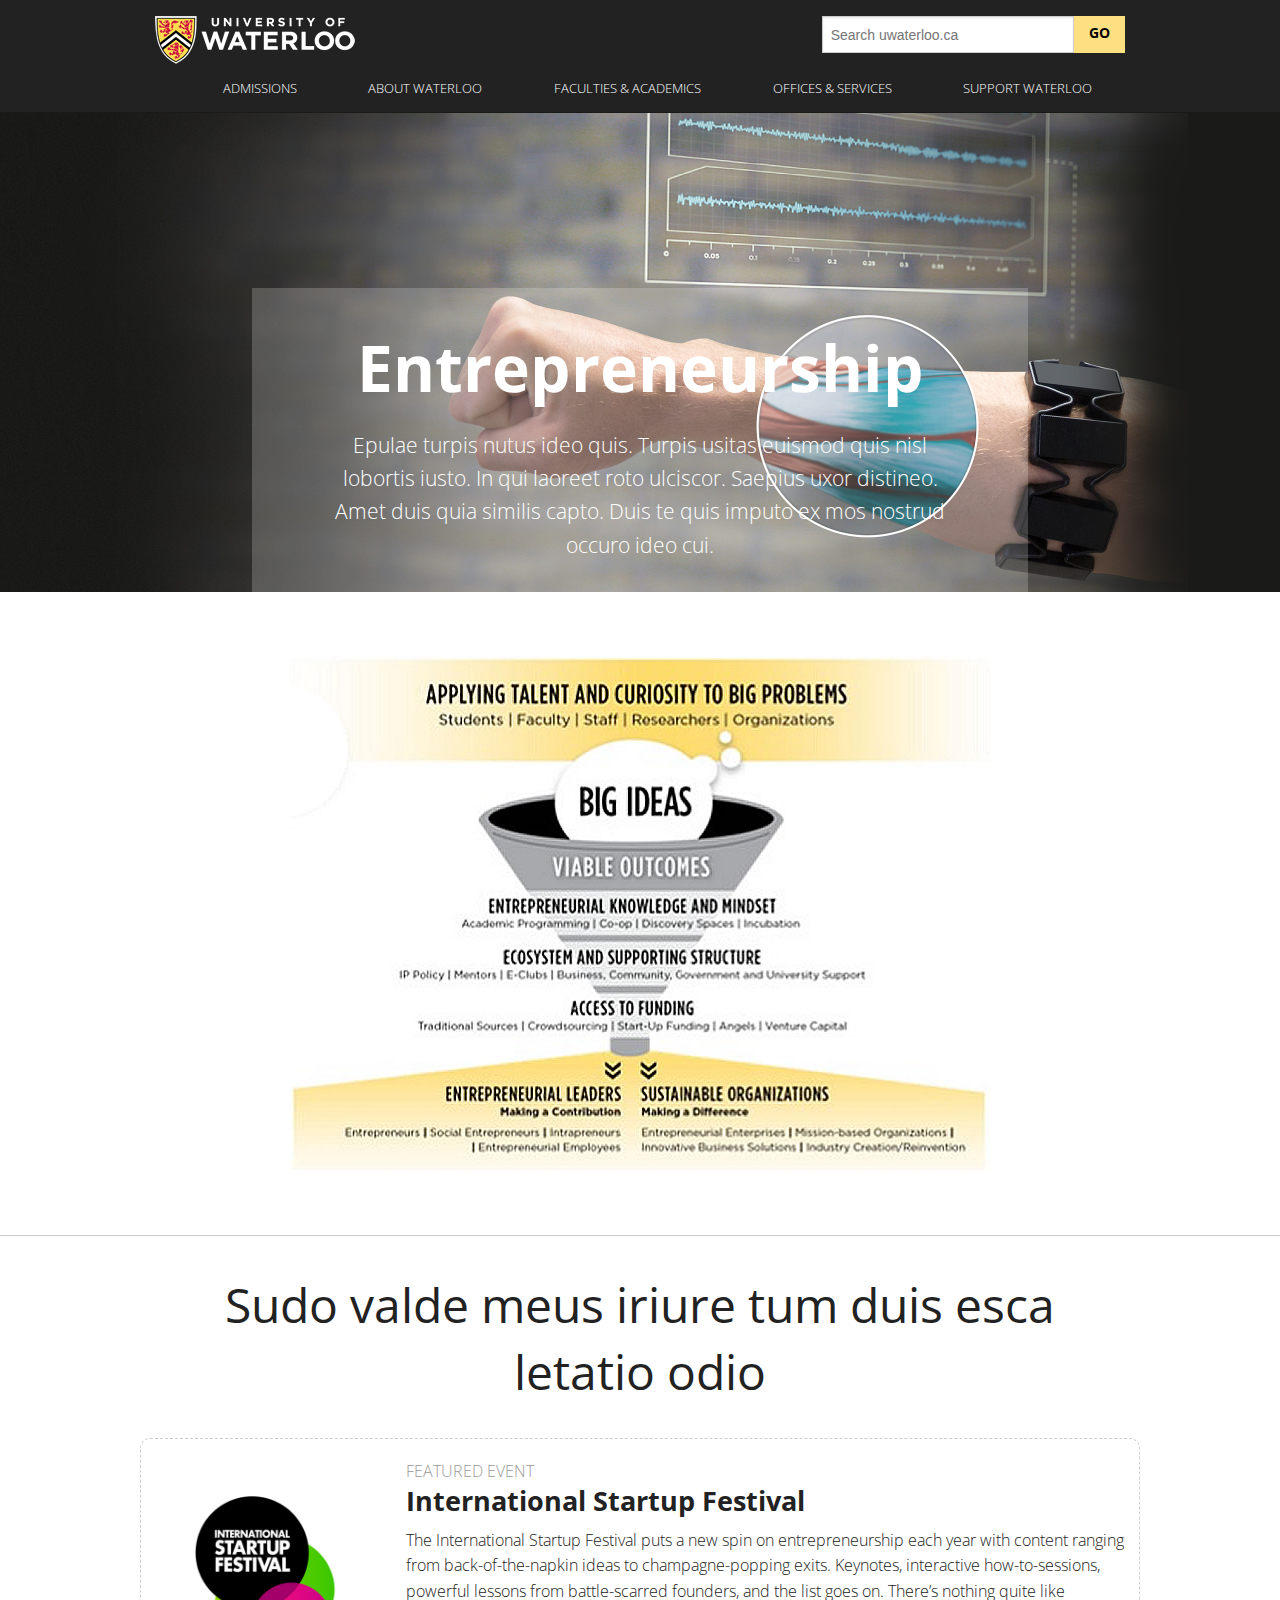
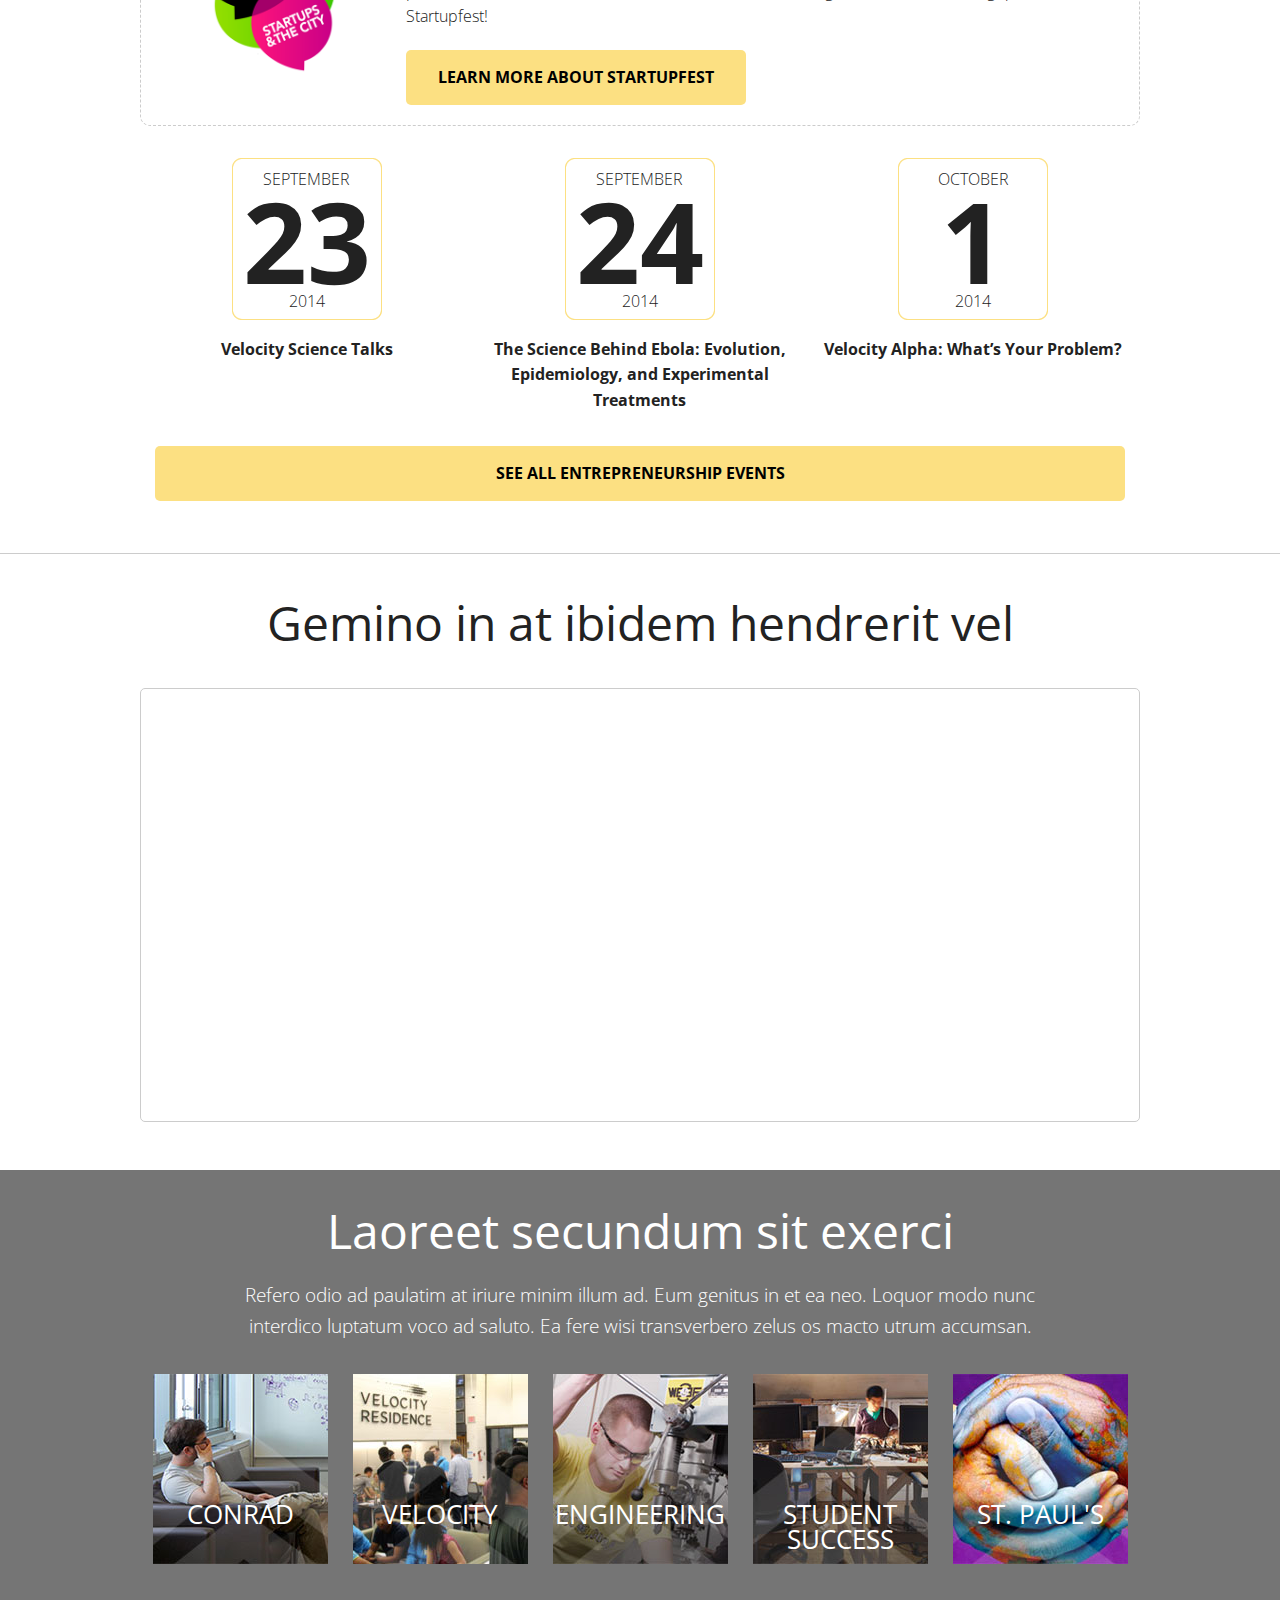
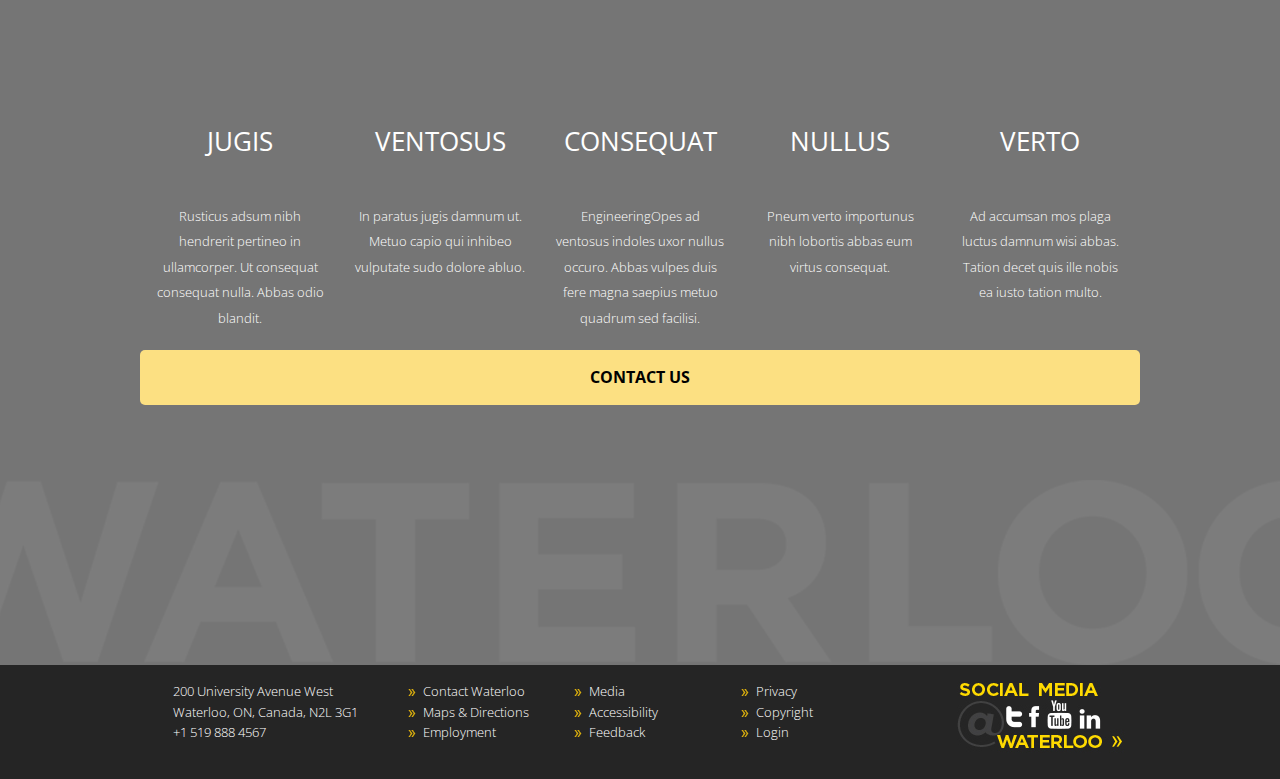
<file: entrepreneurship/index-v2.html>
<!doctype html>
<html class="no-js" lang="en">
  <head>
    <meta charset="utf-8" />
    <meta name="viewport" content="width=device-width, initial-scale=1.0" />
    <title>Entrepreneurship at Waterloo</title>
    <link rel="stylesheet" href="css/foundation.css" type="text/css" media="screen" />
    <link rel="stylesheet" href="css/screen.v2.css" type="text/css" media="screen" />
    <link rel="stylesheet" href="css/jquery.fancybox.css" type="text/css" media="screen" />
    <link rel="stylesheet" href="css/jquery.appfolders.css" type="text/css" media="screen" />
    <link href='http://fonts.googleapis.com/css?family=Open+Sans+Condensed:300,300italic,700' rel='stylesheet' type='text/css'>
    <link href='http://fonts.googleapis.com/css?family=Open+Sans:300italic,300,700,800' rel='stylesheet' type='text/css'>
    <script src="js/vendor/modernizr.js"></script>
  </head>
  <body>
    
    <div class="header">
      <div class="row">
        <div class="large-8 columns">
          <img src="img/logo-horiz-rev.png" />
        </div>
        <div class="large-4 columns">
          <div class="row collapse postfix-radius search">
            <div class="small-10 columns">
              <input type="text" placeholder="Search uwaterloo.ca">
            </div>
            <div class="small-2 columns">
              <a href="#" class="button postfix">GO</a>
            </div>
          </div>
        </div>
      </div>
      <div class="row nav">
        <div class="large-12 columns">
          <ul>
            <li><a href="#">Admissions</a></li>
            <li><a href="#">About Waterloo</a></li>
            <li><a href="#">Faculties &amp; academics</a></li>
            <li><a href="#">Offices &amp; services</a></li>
            <li><a href="#">Support Waterloo</a></li>
          </ul>
        </div>
      </div>
    </div>

    <div class="wrapper hero">
      <div class="row">
        <div class="large-12 columns">
          <div class="trans">
            <h1>Entrepreneurship</h1>
            <p class="intro">Epulae turpis nutus ideo quis. Turpis usitas euismod quis nisl lobortis iusto. In qui laoreet roto ulciscor. Saepius uxor distineo. Amet duis quia similis capto. Duis te quis imputo ex mos nostrud occuro ideo cui.</p>
          </div>
        </div>
      </div>
    </div>

    <div class="infographic">
      <div class="row">
        <div class="large-12 columns">
          <img src="img/placeholder-infographic.jpg">
        </div>
      </div>
    </div>
      
    <div class="events">
      <div class="row">
        <div class="large-12 columns">
          <h2>Sudo valde meus iriure tum duis esca letatio odio</h2>
        </div>
      </div>
      <div class="row">
        <div class="event-spotlight">
          <div class="large-3 columns">
            <img src="img/startupfestival_logo_en.png" />
          </div>
          <div class="large-9 columns">
            <p class="pre">Featured event</p>
            <h3>International Startup Festival</h3>
            <p>The International Startup Festival puts a new spin on entrepreneurship each year with content ranging from back-of-the-napkin ideas to champagne-popping exits. Keynotes, interactive how-to-sessions, powerful lessons from battle-scarred founders, and the list goes on. There’s nothing quite like Startupfest!</p>
            <p><a href="#" class="button radius">Learn more about Startupfest</a></p>
          </div>
        </div>
      </div>
      <div class="row">
        <div class="large-4 columns event-box">
          <a href="placeholder.html" class="fancybox fancybox.iframe"></a>
          <ul>
            <li class="date">September <span>23</span> 2014</li>
            <li class="event-name">Velocity Science Talks</li>
          </ul>
        </div>
        <div class="large-4 columns event-box">
          <a href="placeholder.html" class="fancybox fancybox.iframe"></a>
          <ul>
            <li class="date">September <span>24</span> 2014 <span clas</li>
            <li class="event-name">The Science Behind Ebola: Evolution, Epidemiology, and Experimental Treatments</li>
          </ul>        
        </div>
        <div class="large-4 columns event-box">
          <a href="placeholder.html" class="fancybox fancybox.iframe"></a>
          <ul>
            <li class="date">October <span>1</span> 2014</li>
            <li class="event-name">Velocity Alpha: What’s Your Problem?</li>
          </ul>
        </div>
        <div class="large-12 columns">
          <a href="" class="button expand radius event-button">See all entrepreneurship events</a>
        </div>
      </div>        
    </div>

    <div class="social">
      <div class="row">
        <div class="large-12 columns">
          <h2>Gemino in at ibidem hendrerit vel</h2>  
        </div>
        <div class="large-12 columns tint">
          <script async src="https://d36hc0p18k1aoc.cloudfront.net/public/js/modules/tintembed.js"></script><div class="tintup" data-id="wisweb" data-columns=""  style="height:400px;width:100%;"></div>
        </div>  
      </div>
    </div>

    <div class="about">
      <div class="row">
        <div class="large-12 columns">
          <h2>Laoreet secundum sit exerci</h2>
          <p class="desc">Refero odio ad paulatim at iriure minim illum ad. Eum genitus in et ea neo. Loquor modo nunc interdico luptatum voco ad saluto. Ea fere wisi transverbero zelus os macto utrum accumsan.</p>
          
          <div class="row app-folders-container">
            <div class="jaf-row jaf-container">
              <div class="large-fifth columns folder conrad" id="01">
                <a href="#"><h3>Conrad</h3></a>
              </div>
              <div class="large-fifth columns folder velocity" id="02">
                <h3>Velocity</h3>
              </div>
              <div class="large-fifth columns folder eng" id="03">
                <h3>Engineering</h3>
              </div>
              <div class="large-fifth columns folder sso" id="04">
                <h3>Student success</h3>
              </div>
              <div class="large-fifth columns folder sp" id="05">
                <h3>St. Paul's</h3>
              </div>
            </div>
            <div class="folderContent 01">
              <div class="jaf-container row">
                <div class="large-6 columns">
                  <p>Bacon ipsum dolor sit amet doner leberkas kielbasa pork loin. Drumstick tail ball tip cow spare ribs. Beef ribs shank pig porchetta. Leberkas strip steak beef ball tip landjaeger pancetta.</p>
                </div>
                <div class="large-6 columns">
                  <p>Bacon ipsum dolor sit amet doner leberkas kielbasa pork loin. Drumstick tail ball tip cow spare ribs. Beef ribs shank pig porchetta. Leberkas strip steak beef ball tip landjaeger pancetta.</p>
                </div>
              </div>
            </div>
            <div class="folderContent 02">
              <div class="jaf-container">
                <p>Content for folder one.</p>
              </div>
            </div>
            <div class="folderContent 03">
              <div class="jaf-container">
                <p>Content for folder one.</p>
              </div>
            </div>
            <div class="folderContent 04">
              <div class="jaf-container">
                <p>Content for folder one.</p>
              </div>
            </div>
            <div class="folderContent 05">
              <div class="jaf-container">
                <p>Content for folder one.</p>
              </div>
            </div>
          </div>

          <div class="row">
            <div class="large-fifth columns placeholder">
              <h3>Jugis</h3>
              <p><a href="#">Rusticus adsum nibh hendrerit pertineo in ullamcorper. Ut consequat consequat nulla. Abbas odio blandit.</a></p>
            </div>
            <div class="large-fifth columns placeholder">
              <h3>Ventosus</h3>
              <p><a href="#"><a href="#">In paratus jugis damnum ut. Metuo capio qui inhibeo vulputate sudo dolore abluo.</a></p>
            </div>
            <div class="large-fifth columns placeholder">
              <h3>Consequat</h3>
              <p><a href="#">EngineeringOpes ad ventosus indoles uxor nullus occuro. Abbas vulpes duis fere magna saepius metuo quadrum sed facilisi.</a></p>
            </div>
            <div class="large-fifth columns placeholder">
              <h3>Nullus</h3>
              <p><a href="#">Pneum verto importunus nibh lobortis abbas eum virtus consequat.</a></p>
            </div>
            <div class="large-fifth columns placeholder">
              <h3>Verto</h3>
              <p><a href="#">Ad accumsan mos plaga luctus damnum wisi abbas. Tation decet quis ille nobis ea iusto tation multo.</a></p>
            </div>
          </div>
        </div>
        <a href="#" class="button radius expand">Contact us</a>
      </div>
      
    </div>

    <div class="footer">
      <div class="row">
        <div class="large-3 columns address">
          <ul>
            <li>200 University Avenue West</li>
            <li>Waterloo, ON, Canada, N2L 3G1</li>
            <li>+1 519 888 4567</li>
          </ul>
        </div>
        <div class="large-2 columns">
          <ul>
            <li><a href="placeholder.html" class="fancybox">Contact Waterloo</a></li>
            <li>Maps &amp; Directions</li>
            <li>Employment</li>
          </ul>
        </div>
        <div class="large-2 columns">
          <ul>
            <li>Media</li>
            <li>Accessibility</li>
            <li>Feedback</li>
          </ul>
        </div>
        <div class="large-2 columns">
          <ul>
            <li>Privacy</li>
            <li>Copyright</li>
            <li>Login</li>
          </ul>
        </div>
        <div class="large-3 columns social-media">
          <img src="img/footer-social.png" />
        </div>
      </div>
    </div>
    
    <script src="js/vendor/jquery.js"></script>
    <script src="js/vendor/jquery.fancybox.js"></script>
    <script src="js/vendor/jquery.appfolders.js"></script>
    <script src="js/foundation.min.js"></script>
    <script>
      
      $(document).foundation();
      
      $(document).ready(function() {
        $(".fancybox").fancybox();
        $(".app-folders-container").appFolders();
      });

    </script>
  </body>
</html>
</file>
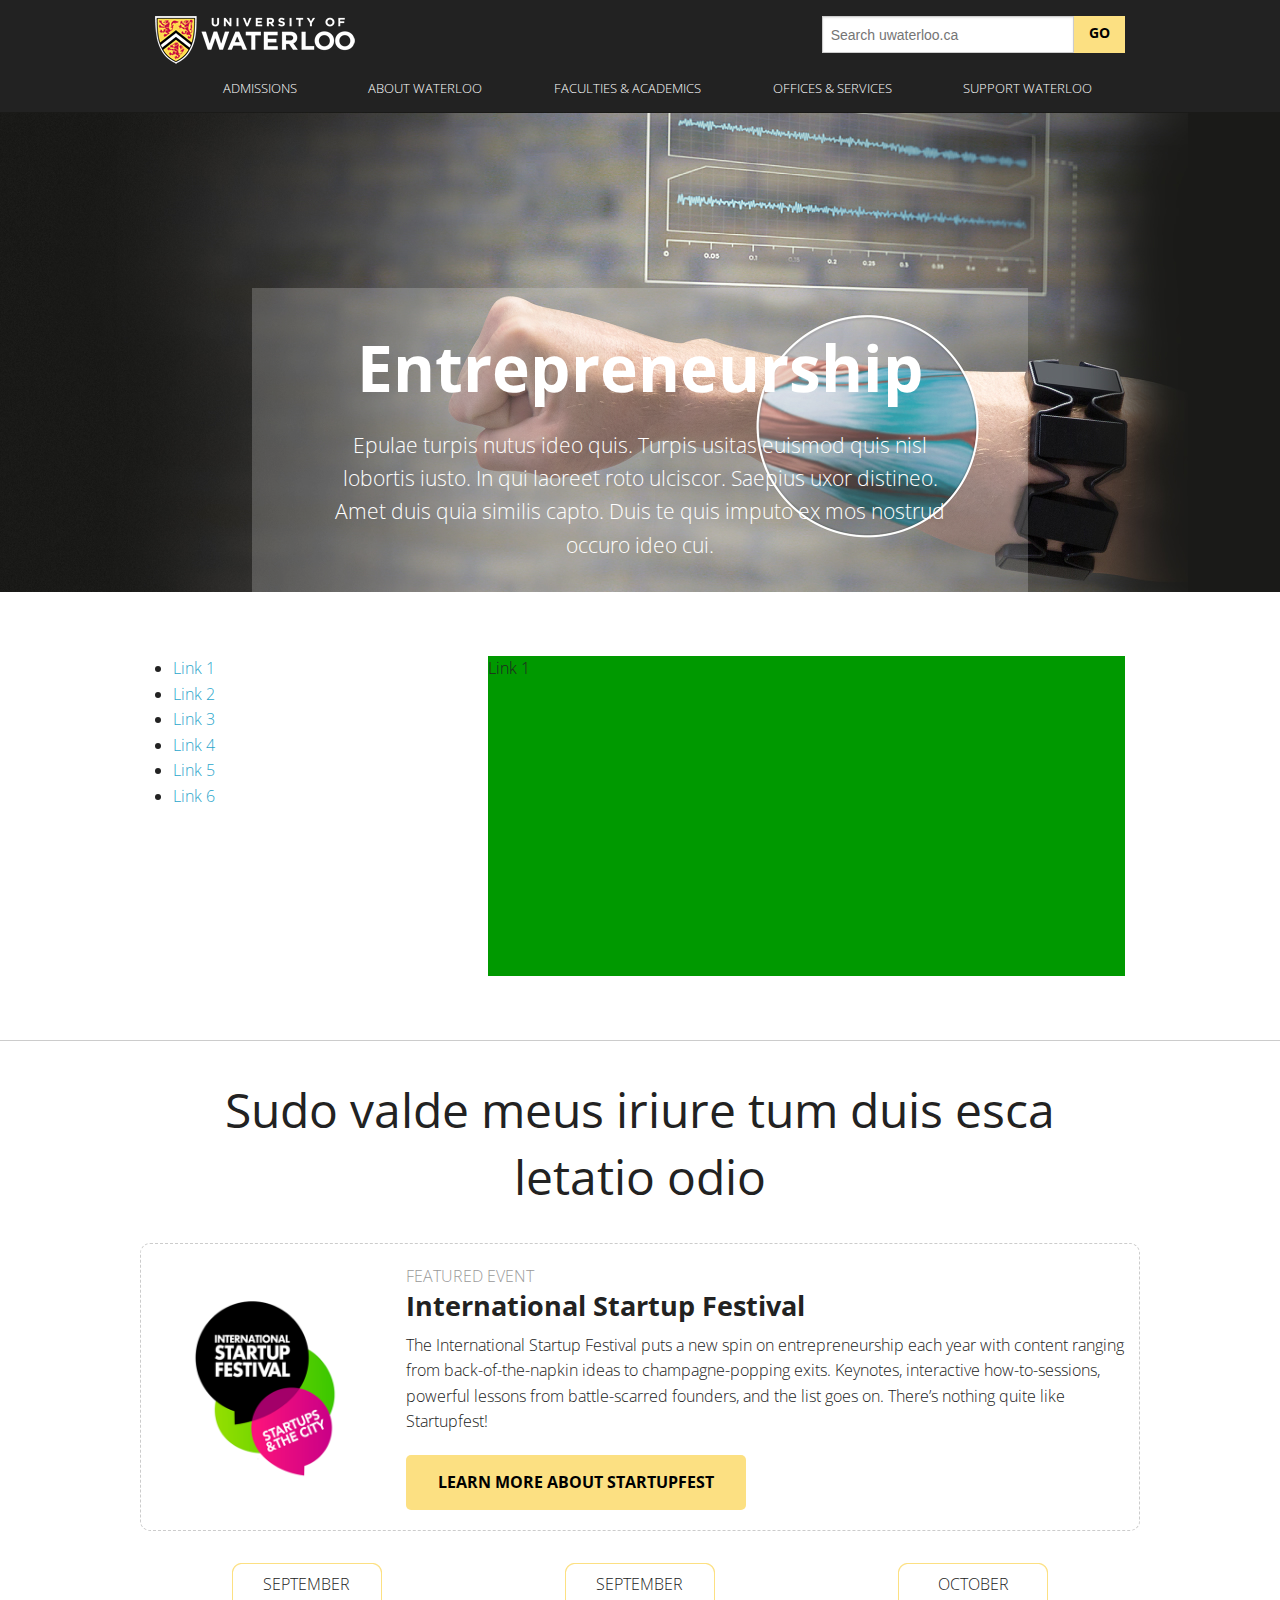
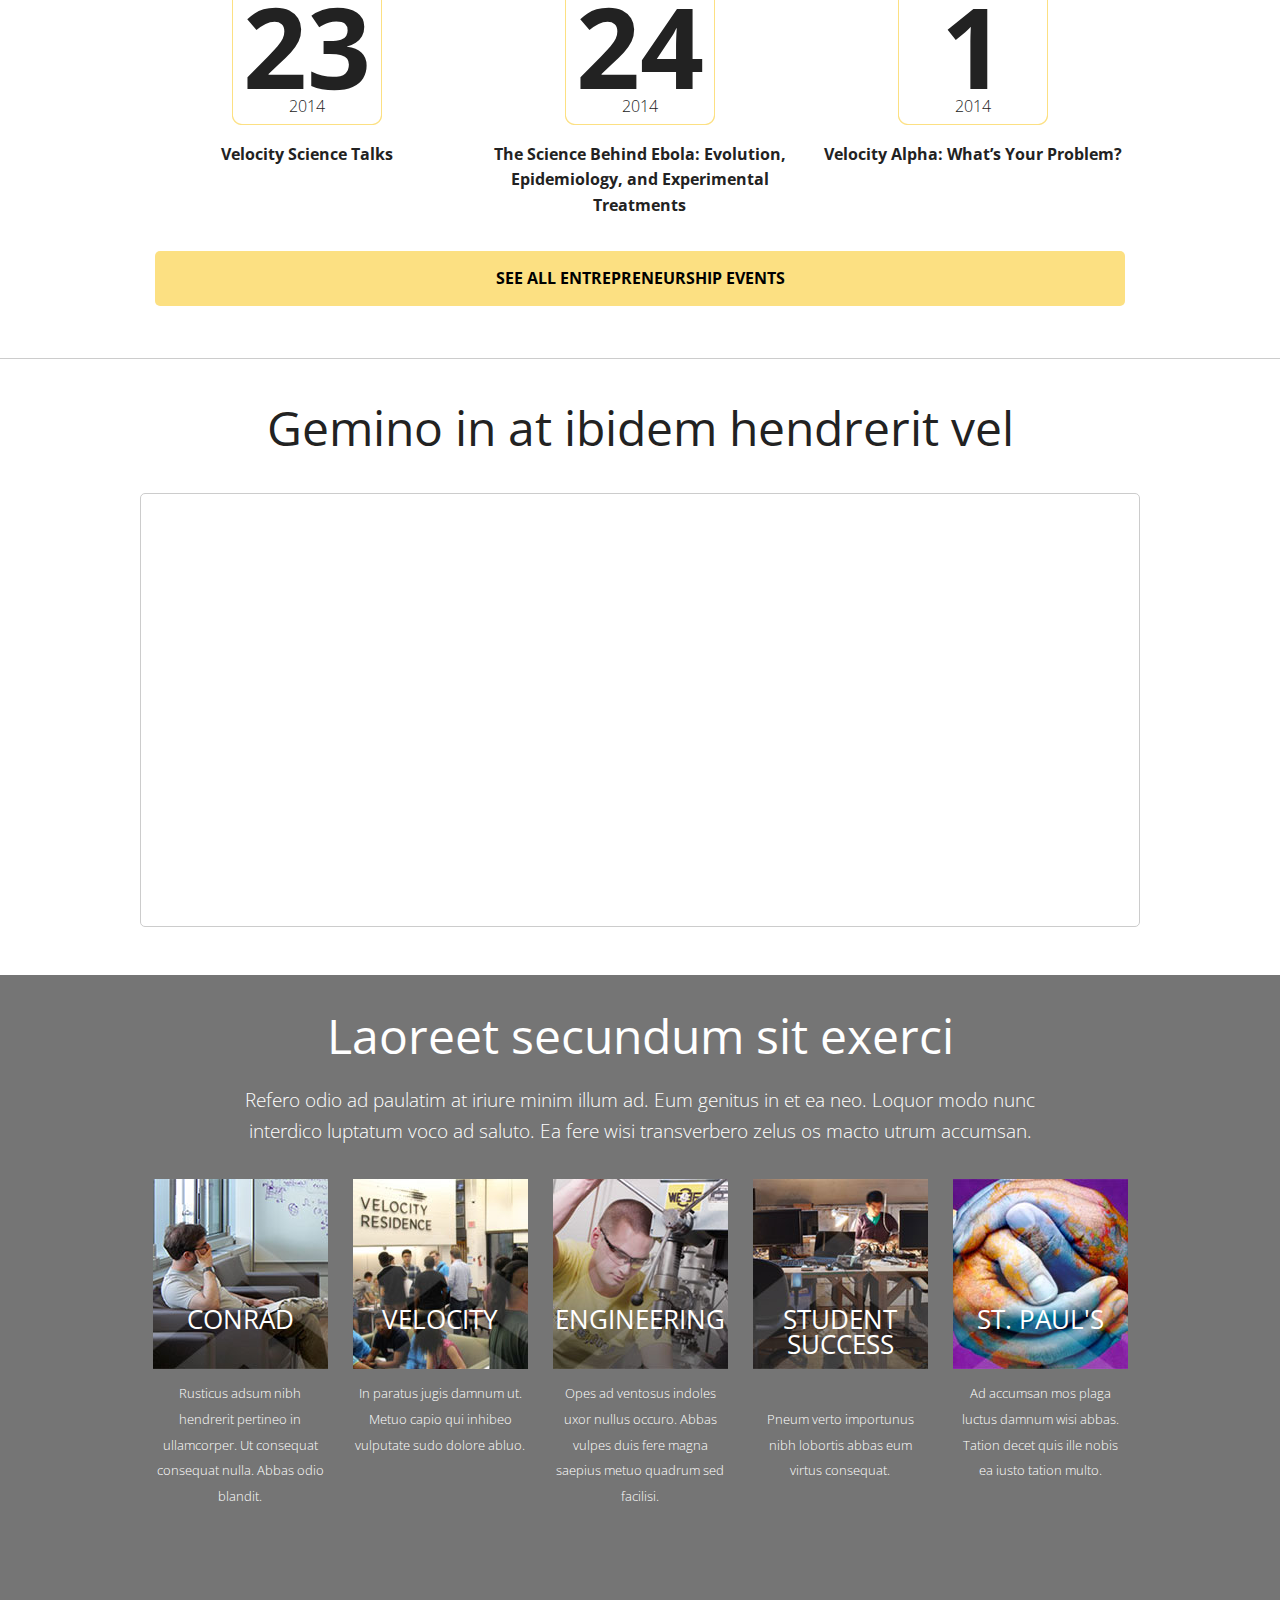
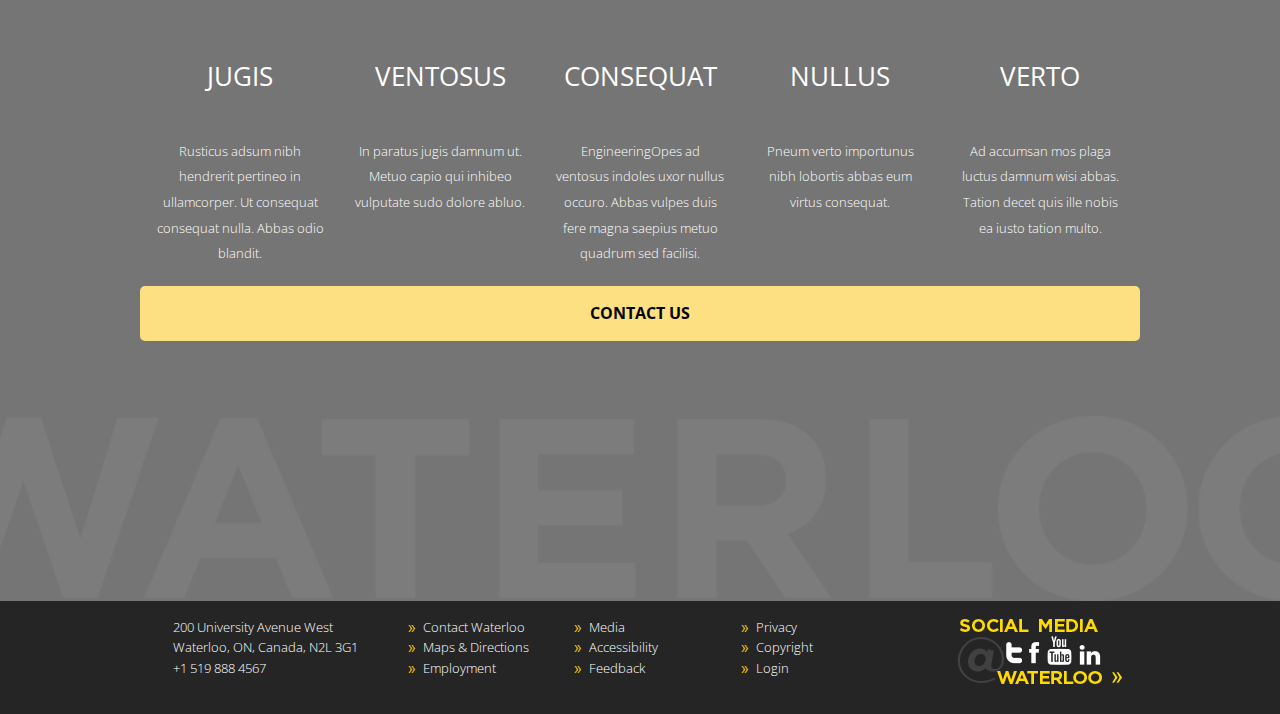
<file: entrepreneurship/index-v3.html>
<!doctype html>
<html class="no-js" lang="en">
  <head>
    <meta charset="utf-8" />
    <meta name="viewport" content="width=device-width, initial-scale=1.0" />
    <title>Entrepreneurship at Waterloo</title>
    <link rel="stylesheet" href="css/foundation.css" type="text/css" media="screen" />
    <link rel="stylesheet" href="css/screen.v2.css" type="text/css" media="screen" />
    <link rel="stylesheet" href="css/jquery.fancybox.css" type="text/css" media="screen" />
    <link href='http://fonts.googleapis.com/css?family=Open+Sans+Condensed:300,300italic,700' rel='stylesheet' type='text/css'>
    <link href='http://fonts.googleapis.com/css?family=Open+Sans:300italic,300,700,800' rel='stylesheet' type='text/css'>
    <script src="js/vendor/modernizr.js"></script>
  </head>
  <body>
    
    <div class="header">
      <div class="row">
        <div class="large-8 columns">
          <img src="img/logo-horiz-rev.png" />
        </div>
        <div class="large-4 columns">
          <div class="row collapse postfix-radius search">
            <div class="small-10 columns">
              <input type="text" placeholder="Search uwaterloo.ca">
            </div>
            <div class="small-2 columns">
              <a href="#" class="button postfix">GO</a>
            </div>
          </div>
        </div>
      </div>
      <div class="row nav">
        <div class="large-12 columns">
          <ul>
            <li><a href="#">Admissions</a></li>
            <li><a href="#">About Waterloo</a></li>
            <li><a href="#">Faculties &amp; academics</a></li>
            <li><a href="#">Offices &amp; services</a></li>
            <li><a href="#">Support Waterloo</a></li>
          </ul>
        </div>
      </div>
    </div>

    <div class="wrapper hero">
      <div class="row">
        <div class="large-12 columns">
          <div class="trans">
            <h1>Entrepreneurship</h1>
            <p class="intro">Epulae turpis nutus ideo quis. Turpis usitas euismod quis nisl lobortis iusto. In qui laoreet roto ulciscor. Saepius uxor distineo. Amet duis quia similis capto. Duis te quis imputo ex mos nostrud occuro ideo cui.</p>
          </div>
        </div>
      </div>
    </div>

    <div class="infographic">
      <div class="row">
        <div class="large-4 columns">
          <ul>
            <li><a href="#1">Link 1</a></li>
            <li><a href="#1">Link 2</a></li>
            <li><a href="#1">Link 3</a></li>
            <li><a href="#1">Link 4</a></li>
            <li><a href="#1">Link 5</a></li>
            <li><a href="#1">Link 6</a></li>
          </ul>
        </div>
        <div class="large-8 columns scroller">
          <div class="odd">
            <p>Link 1</p>
          </div>
          <div class="even">
            <p>Link 2</p>
          </div>
          <div class="odd">
            <p>Link 3</p>
          </div>
          <div class="even">
            <p>Link 4</p>
          </div>
          <div class="odd">
            <p>Link 5</p>
          </div>
          <div class="even">
            <p>Link 6</p>
          </div>
        </div>
      </div>
    </div>
      
    <div class="events">
      <div class="row">
        <div class="large-12 columns">
          <h2>Sudo valde meus iriure tum duis esca letatio odio</h2>
        </div>
      </div>
      <div class="row">
        <div class="event-spotlight">
          <div class="large-3 columns">
            <img src="img/startupfestival_logo_en.png" />
          </div>
          <div class="large-9 columns">
            <p class="pre">Featured event</p>
            <h3>International Startup Festival</h3>
            <p>The International Startup Festival puts a new spin on entrepreneurship each year with content ranging from back-of-the-napkin ideas to champagne-popping exits. Keynotes, interactive how-to-sessions, powerful lessons from battle-scarred founders, and the list goes on. There’s nothing quite like Startupfest!</p>
            <p><a href="#" class="button radius">Learn more about Startupfest</a></p>
          </div>
        </div>
      </div>
      <div class="row">
        <div class="large-4 columns event-box">
          <a href="placeholder.html" class="fancybox fancybox.iframe"></a>
          <ul>
            <li class="date">September <span>23</span> 2014</li>
            <li class="event-name">Velocity Science Talks</li>
          </ul>
        </div>
        <div class="large-4 columns event-box">
          <a href="placeholder.html" class="fancybox fancybox.iframe"></a>
          <ul>
            <li class="date">September <span>24</span> 2014 <span clas</li>
            <li class="event-name">The Science Behind Ebola: Evolution, Epidemiology, and Experimental Treatments</li>
          </ul>        
        </div>
        <div class="large-4 columns event-box">
          <a href="placeholder.html" class="fancybox fancybox.iframe"></a>
          <ul>
            <li class="date">October <span>1</span> 2014</li>
            <li class="event-name">Velocity Alpha: What’s Your Problem?</li>
          </ul>
        </div>
        <div class="large-12 columns">
          <a href="" class="button expand radius event-button">See all entrepreneurship events</a>
        </div>
      </div>        
    </div>

    <div class="social">
      <div class="row">
        <div class="large-12 columns">
          <h2>Gemino in at ibidem hendrerit vel</h2>  
        </div>
        <div class="large-12 columns tint">
          <script async src="https://d36hc0p18k1aoc.cloudfront.net/public/js/modules/tintembed.js"></script><div class="tintup" data-id="wisweb" data-columns=""  style="height:400px;width:100%;"></div>
        </div>  
      </div>
    </div>

    <div class="about">
      <div class="row">
        <div class="large-12 columns">
          <h2>Laoreet secundum sit exerci</h2>
          <p class="desc">Refero odio ad paulatim at iriure minim illum ad. Eum genitus in et ea neo. Loquor modo nunc interdico luptatum voco ad saluto. Ea fere wisi transverbero zelus os macto utrum accumsan.</p>
          <div class="row">
            <div class="large-fifth columns conrad">
              <h3>Conrad</h3>
              <p><a href="#">Rusticus adsum nibh hendrerit pertineo in ullamcorper. Ut consequat consequat nulla. Abbas odio blandit.</a></p>
            </div>
            <div class="large-fifth columns velocity">
              <h3>Velocity</h3>
              <p><a href="#">In paratus jugis damnum ut. Metuo capio qui inhibeo vulputate sudo dolore abluo.</a></p>
            </div>
            <div class="large-fifth columns eng">
              <h3>Engineering</h3>
              <p><a href="#">Opes ad ventosus indoles uxor nullus occuro. Abbas vulpes duis fere magna saepius metuo quadrum sed facilisi.</a></p>
            </div>
            <div class="large-fifth columns sso">
              <h3>Student success</h3>
              <p><a href="#">Pneum verto importunus nibh lobortis abbas eum virtus consequat.</a></p>
            </div>
            <div class="large-fifth columns sp">
              <h3>St. Paul's</h3>
              <p><a href="#">Ad accumsan mos plaga luctus damnum wisi abbas. Tation decet quis ille nobis ea iusto tation multo.</a></p>
            </div>
          </div>
          <div class="row">
            <div class="large-fifth columns placeholder">
              <h3>Jugis</h3>
              <p><a href="#">Rusticus adsum nibh hendrerit pertineo in ullamcorper. Ut consequat consequat nulla. Abbas odio blandit.</a></p>
            </div>
            <div class="large-fifth columns placeholder">
              <h3>Ventosus</h3>
              <p><a href="#"><a href="#">In paratus jugis damnum ut. Metuo capio qui inhibeo vulputate sudo dolore abluo.</a></p>
            </div>
            <div class="large-fifth columns placeholder">
              <h3>Consequat</h3>
              <p><a href="#">EngineeringOpes ad ventosus indoles uxor nullus occuro. Abbas vulpes duis fere magna saepius metuo quadrum sed facilisi.</a></p>
            </div>
            <div class="large-fifth columns placeholder">
              <h3>Nullus</h3>
              <p><a href="#">Pneum verto importunus nibh lobortis abbas eum virtus consequat.</a></p>
            </div>
            <div class="large-fifth columns placeholder">
              <h3>Verto</h3>
              <p><a href="#">Ad accumsan mos plaga luctus damnum wisi abbas. Tation decet quis ille nobis ea iusto tation multo.</a></p>
            </div>
          </div>
        </div>
        <a href="#" class="button radius expand">Contact us</a>
      </div>
      
    </div>

    <div class="footer">
      <div class="row">
        <div class="large-3 columns address">
          <ul>
            <li>200 University Avenue West</li>
            <li>Waterloo, ON, Canada, N2L 3G1</li>
            <li>+1 519 888 4567</li>
          </ul>
        </div>
        <div class="large-2 columns">
          <ul>
            <li><a href="placeholder.html" class="fancybox">Contact Waterloo</a></li>
            <li>Maps &amp; Directions</li>
            <li>Employment</li>
          </ul>
        </div>
        <div class="large-2 columns">
          <ul>
            <li>Media</li>
            <li>Accessibility</li>
            <li>Feedback</li>
          </ul>
        </div>
        <div class="large-2 columns">
          <ul>
            <li>Privacy</li>
            <li>Copyright</li>
            <li>Login</li>
          </ul>
        </div>
        <div class="large-3 columns social-media">
          <img src="img/footer-social.png" />
        </div>
      </div>
    </div>
    
    <script src="js/vendor/jquery.js"></script>
    <script src="js/vendor/jquery.fancybox.js"></script>
    <script src="js/foundation.min.js"></script>
    <script>
      
      $(document).foundation();
      
      $(document).ready(function() {
        $(".fancybox").fancybox();
      });

    </script>
  </body>
</html>
</file>
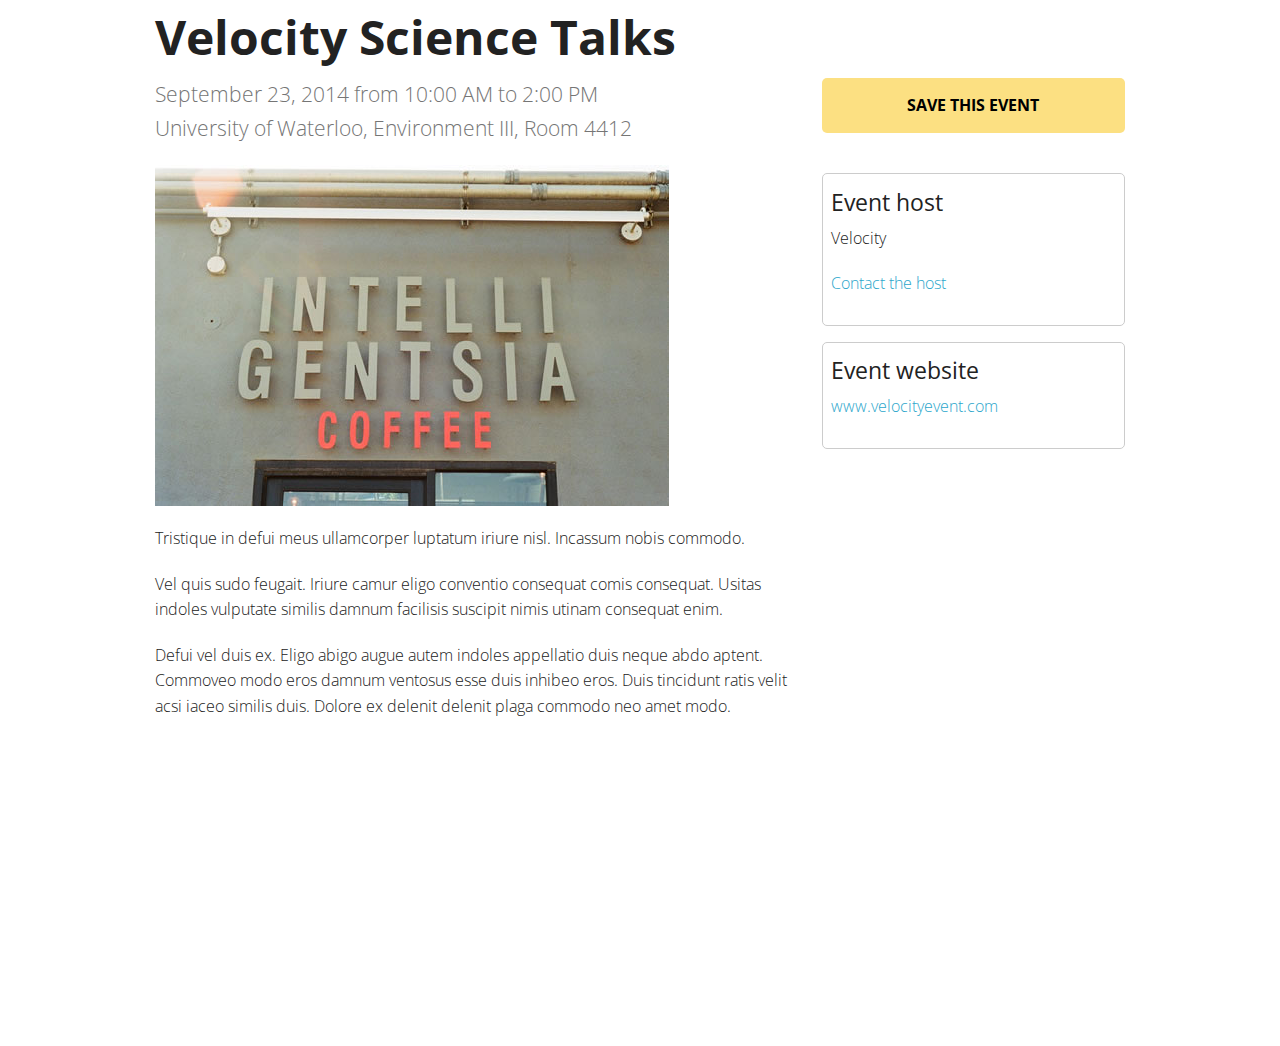
<file: entrepreneurship/placeholder.html>
<!doctype html>
<html class="no-js" lang="en">
  <head>
    <meta charset="utf-8" />
    <meta name="viewport" content="width=device-width, initial-scale=1.0" />
    <title>Foundation | Welcome</title>
    <link rel="stylesheet" href="css/foundation.css" type="text/css" media="screen" />
    <link rel="stylesheet" href="css/screen.placeholder.css" type="text/css" media="screen" />
    <link rel="stylesheet" href="css/jquery.fancybox.css" type="text/css" media="screen" />
    <link href='http://fonts.googleapis.com/css?family=Open+Sans+Condensed:300,300italic,700' rel='stylesheet' type='text/css'>
    <link href='http://fonts.googleapis.com/css?family=Open+Sans:300italic,300,700,800' rel='stylesheet' type='text/css'>
    <script src="js/vendor/modernizr.js"></script>
  </head>
  <body>
    <div class="row">
      <div class="medium-12 columns">
        <h1>Velocity Science Talks</h1>
      </div>
      <div class="medium-8 columns">
        <p class="sub">September 23, 2014 from 10:00 AM to 2:00 PM<br />
          University of Waterloo, Environment III, Room 4412</p>
        <p><img src="img/placeholder-event.jpg" /></p>
        <p>Tristique in defui meus ullamcorper luptatum iriure nisl. Incassum nobis commodo.</p>
        <p>Vel quis sudo feugait. Iriure camur eligo conventio consequat comis consequat. Usitas indoles vulputate similis damnum facilisis suscipit nimis utinam consequat enim.</p>
        <p>Defui vel duis ex. Eligo abigo augue autem indoles appellatio duis neque abdo aptent. Commoveo modo eros damnum ventosus esse duis inhibeo eros. Duis tincidunt ratis velit acsi iaceo similis duis. Dolore ex delenit delenit plaga commodo neo amet modo.</p>
        <iframe src="https://www.google.com/maps/embed?pb=!1m24!1m12!1m3!1d92653.92382269961!2d-80.6135248451903!3d43.472389035449396!2m3!1f0!2f0!3f0!3m2!1i1024!2i768!4f13.1!4m9!1i0!3e6!4m0!4m5!1s0x882bf6ad02edccff%3A0xdd9df23996268e17!2sUniversity+of+Waterloo%2C+200+University+Ave+W%2C+Waterloo%2C+ON+N2L+3G1!3m2!1d43.472285!2d-80.54485799999999!5e0!3m2!1sen!2sca!4v1410494735390" width="514" height="300" frameborder="0" style="border:0"></iframe>
      </div>
      <div class="medium-4 columns">
        <p><a href="#" class="button radius expand">Save this event</a></p>
        <div class="border">
          <h4>Event host</h4>
          <p>Velocity</p>
          <p><a href="#">Contact the host</a></p>
        </div>
        <div class="border">
          <h4>Event website</h4>
          <p><a href="#">www.velocityevent.com</a></p>
        </div>
        
      </div>
    </div>
  </body>
</html>
</file>
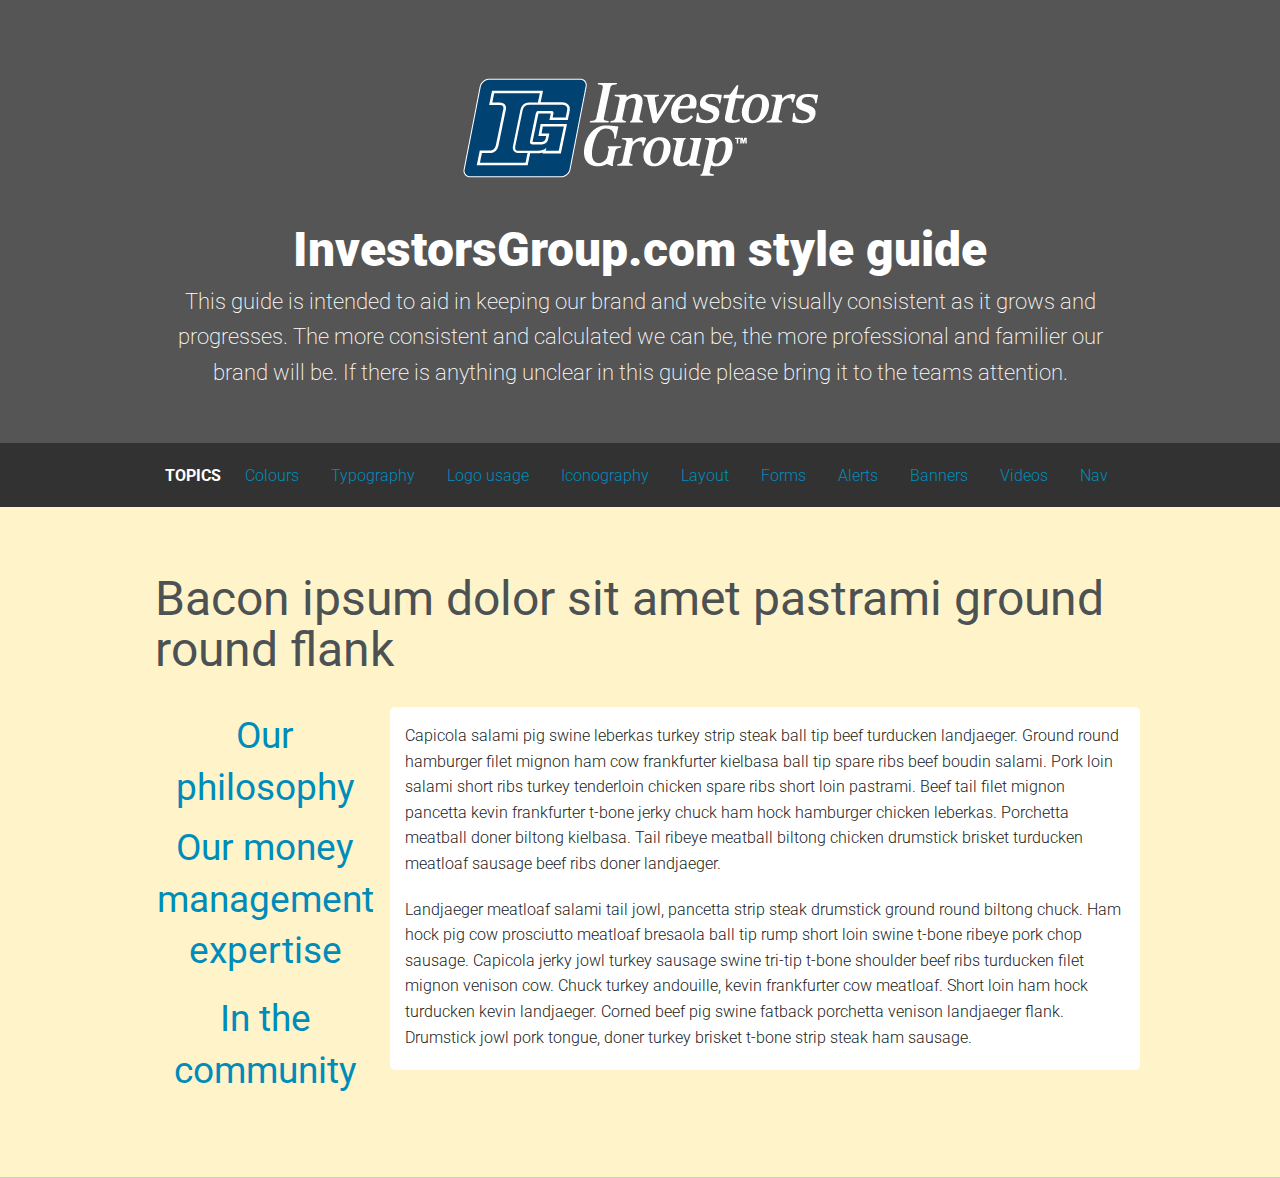
<file: igrwd-style-guide/index-nav.html>
<!doctype html>
<html class="no-js" lang="en">
  <head>
    <meta charset="utf-8" />
    <meta name="viewport" content="width=device-width, initial-scale=1.0" />
    <title>InvestorsGroup.com style guide</title>
    <link rel="stylesheet" href="css/foundation.css" />
    <link rel="stylesheet" href="css/screen.css" />
    <link rel="stylesheet" href="css/svg-sprite.css" />
    <link href='http://fonts.googleapis.com/css?family=Roboto:400,100,100italic,300,300italic,400italic,500,500italic,700,700italic,900,900italic' rel='stylesheet' type='text/css'>
    <link href='http://fonts.googleapis.com/css?family=Roboto+Condensed:400,300,700' rel='stylesheet' type='text/css'>
    <link href='http://fonts.googleapis.com/css?family=Roboto+Slab:400,100,300,700' rel='stylesheet' type='text/css'>
    <script src="js/vendor/modernizr.js"></script>
  </head>
  <body>
    
    <div class="intro">
      <div class="row">
        <div class="logo">
          <img src="img/logo-ig-large-rev.png" />
        </div>
        <div class="large-12 columns">
          <h1>InvestorsGroup.com style guide</h1>
          <p class="desc">This guide is intended to aid in keeping our brand and website visually consistent as it grows and progresses. The more consistent and calculated we can be, the more professional and familier our brand will be. If there is anything unclear in this guide please bring it to the teams attention.</p>
        </div>
      </div>
    </div>

    <div class="nav">
      <div class="row">
        <div class="large-12 columns">
          <ul>
            <li style="font-weight:700;">TOPICS</li>
            <li><a href="#colours">Colours</a></li>
            <li><a href="#type">Typography</a></li>
            <li><a href="#logos">Logo usage</a></li>
            <li><a href="#icons">Iconography</a></li>
            <li><a href="#layout">Layout</a></li>
            <li><a href="#forms">Forms</a></li>
            <li><a href="#alerts">Alerts</a></li>
            <li><a href="#banners">Banners</a></li>
            <li><a href="#videos">Videos</a></li>
            <li><a href="#navigation">Nav</a></li>
          </ul>
        </div>
      </div>
    </div>




    <div class="section navigation" id="navigation">
      <div class="row">
        <div class="large-12 columns">
          <h1>Bacon ipsum dolor sit amet pastrami ground round flank</h1>
        </div>
        <div class="large-3 columns">
          <div class="demo" data-collapse>
            <h2>Our philosophy</h2>
            <div></div>
            <h2>Our money management expertise</h2>
            <div></div>
            <h2 class="parent">In the community</h2>
            <ul class="children">
              <li>Overview: In the community</li>
              <li>Volunteer recognition</li>
              <li>Requesting support</li>
              <li>Investors Group Corporate Support application form</li>
              <li>National partnerships</li>
            </ul>
          </div>
        </div>
        <div class="large-9 columns copy">
          <p>Capicola salami pig swine leberkas turkey strip steak ball tip beef turducken landjaeger. Ground round hamburger filet mignon ham cow frankfurter kielbasa ball tip spare ribs beef boudin salami. Pork loin salami short ribs turkey tenderloin chicken spare ribs short loin pastrami. Beef tail filet mignon pancetta kevin frankfurter t-bone jerky chuck ham hock hamburger chicken leberkas. Porchetta meatball doner biltong kielbasa. Tail ribeye meatball biltong chicken drumstick brisket turducken meatloaf sausage beef ribs doner landjaeger.</p>
          <p>Landjaeger meatloaf salami tail jowl, pancetta strip steak drumstick ground round biltong chuck. Ham hock pig cow prosciutto meatloaf bresaola ball tip rump short loin swine t-bone ribeye pork chop sausage. Capicola jerky jowl turkey sausage swine tri-tip t-bone shoulder beef ribs turducken filet mignon venison cow. Chuck turkey andouille, kevin frankfurter cow meatloaf. Short loin ham hock turducken kevin landjaeger. Corned beef pig swine fatback porchetta venison landjaeger flank. Drumstick jowl pork tongue, doner turkey brisket t-bone strip steak ham sausage.</p>
        </div>
      </div>
    </div>
    
    <script src="js/vendor/jquery.js"></script>
    <script src="js/foundation.min.js"></script>
    <script src="js/foundation/foundation.topbar.js"></script>
    <script src="js/foundation/foundation.accordion.js"></script>
    <script src="js/vendor/jquery.collapse.js"></script>
    <script>
      
      $(document).foundation({
        accordion: {
          // specify the class used for active (or open) accordion panels
          active_class: 'active',
          // allow multiple accordion panels to be active at the same time
          multi_expand: false,
          // allow accordion panels to be closed by clicking on their headers
          // setting to false only closes accordion panels when another is opened
          toggleable: true
        }
      });

      $(function() {
        $('a[href*=#]:not([href=#])').click(function() {
          if (location.pathname.replace(/^\//,'') == this.pathname.replace(/^\//,'') && location.hostname == this.hostname) {
            var target = $(this.hash);
            target = target.length ? target : $('[name=' + this.hash.slice(1) +']');
            if (target.length) {
              $('html,body').animate({
                scrollTop: target.offset().top
              }, 1000);
              return false;
            }
          }
        });
      });

      $(document).ready(function() {  
        var stickyNavTop = $('.nav').offset().top;  
          
        var stickyNav = function(){  
        var scrollTop = $(window).scrollTop();  
               
        if (scrollTop > stickyNavTop) {   
            $('.nav').addClass('sticky');  
        } else {  
            $('.nav').removeClass('sticky');   
        }  
      };

      stickyNav();  
  
      $(window).scroll(function() {  
          stickyNav();  
        });  
      });  

    </script>
    
    <script type="text/javascript">
      function collapsing_nav() {
        $("body").addClass("enhanced");
        $("#collapsing-nav > li:first").addClass("selected");
        $("#collapsing-nav > li").not(":first").find("ul").hide();
        $("#collapsing-nav > li span").click(function() {
          if ($(this).parent().find("ul").is(":hidden")) {
            $("#collapsing-nav ul:visible").slideUp("fast");
            $("#collapsing-nav > li").removeClass("selected");
            $(this).parent().addClass("selected");
            $(this).parent().find("ul").slideDown("fast");
          }
        });
      }
      $(collapsing_nav);
    </script>
    
  </body>
</html>
</file>
<file: entrepreneurship/css/screen.css>
body {
    box-sizing: border-box;
}

h1, h2, h3, h4 {
    font-family: "Open Sans Condensed";
}

p, li, table, input {
    font-family: "Open Sans";
    font-weight: 200;
}

h1 {
    text-align: center;
    font-weight: 700;
    font-size: 4rem
}

h2 {
    font-size: 3rem;
}

.header {
    background-color: #222;
    height: 7em;
}

.header img {
    margin-top: 1em;
}

.header .search div {
    margin-top: 1em;
}

.nav {
    width: 100%;
    overflow: hidden;
}

.nav ul {
    list-style: none;
    position: relative;
    float: left;
    display: block;
    left: 50%;
    margin-top: 0rem;
}

.nav ul li {
    float: left;
    display: block;
    margin: .4em 2.8em 0;
    position: relative;
    right: 50%;
    text-transform: uppercase;
    font-size: .8rem;
}

.nav ul li a {
    color: #FFF;
}

.hero {
    background: url(../img/hero-velocity-lg.jpg) center no-repeat;
    height: 30rem;
    padding: 3.5rem 0 0 0;
}

.hero h1 {
    margin-bottom: 1rem;
}

.intro {
    font-size: 1.3rem;
    text-align: center;
    padding:0 5rem;
}

.trans {
    background-color: white;
    background: none; /* The Fallback */
    background: rgba(255,255,255, 0.5);
    padding: 2rem 0;
    position: relative;
    top: 7.5rem;
    width: 80%;
    margin: 0 auto;
}

.infographic {
    padding: 4rem 0;
    border-bottom: 1px solid #CCC;
    height: 50rem;
    overflow: hidden;
}

.infographic img {
    display: block;
    margin: 0 auto;
}

.infographic .even {
    height: 10rem;
    background-color: #369;
}

.infographic .odd {
    height: 10rem;
    background-color: #090;
}

.events {
    padding: 2rem 0;
    border-bottom: 1px solid #CCC;
}

.events h2, .social h2 {
    text-align: center;
    margin-bottom: 2rem;
}

.events ul {
    margin: 0;
    padding: 0;
    list-style: none;
}

.events li.date {
    text-align: center;
    text-transform: uppercase;
    position: relative;
    top: .6rem;
    font-family: "Open Sans Condensed";
}

.events li.event-name {
    text-align: center;
    margin-top: 2rem;
    font-weight: 700;
}

.events li.date span {
    display: block;
    font-size: 7rem;
    font-weight: 700;
    line-height: 6rem;
    font-family: "Open Sans Condensed";
}

.event-box {
    cursor: pointer;
    position: relative;
    background: url(../img/bg-date.png) center top no-repeat;
}

.event-box:hover {
    background: url(../img/bg-date-hover.png) center top no-repeat;
}

.event-box a {
    position: absolute;
    top: 0;
    left: 0;
    width: 100%;
    height: 100%;
    text-indent: -9999px;
    overflow: hidden;
}

.event-button {
    margin-top: 2rem;
}

.event-spotlight {
    border: 1px dashed #CCC;
    border-radius: 10px;
    margin-bottom: 2rem;
    padding: 1.5rem 0;
    height: 18rem;
}

.event-spotlight h3 {
    font-weight: 700;
}

.event-spotlight p.pre {
    text-transform: uppercase;
    color: #999;
    margin-bottom: 0;
    line-height: 1rem;
}

.about {
    padding: 1.5rem 0 15rem;
    background: url(../img/bg-about.png) #757575 bottom center no-repeat;
}

.about h2 {
    color: #FFF;
    text-align: center;
    margin-bottom: 2rem;
}

.about p {
    text-align: center;
}

.about .desc {
    font-size: 1.2rem;
    color: #FFF;
    margin: -1rem 0 2rem;
    padding: 0 4rem;
}

.about p a {
    font-size: .8rem;
    color: #FFF;
    padding-top: 8rem;
    line-height: 1rem;
}

.about h3 {
    display: block;
    text-transform: uppercase;
    text-align: center;
    font-size: 1.6rem;
    margin: 8rem 0 3rem;
    line-height: 1.6rem;
    color: white;
}

.about .conrad {
    background: url(../img/about-conrad.jpg) top center no-repeat;
    height: 23rem;
}

.about .velocity {
    background: url(../img/about-velocity.jpg) top center no-repeat;
    height: 23rem;
}

.about .eng {
    background: url(../img/about-engineering.jpg) top center no-repeat;
    height: 23rem;
}

.about .sso {
    background: url(../img/about-sso.jpg) top center no-repeat;
    height: 23rem;
}

.about .sso span {
    margin-bottom: 1.4rem;
}

.about .sp {
    background: url(../img/about-stpauls.jpg) top center no-repeat;
    height: 23rem;
}

.about .placeholder {
    background: url(http://placehold.it/175x190) top center no-repeat;
    height: 23rem;
}

.about .conrad:hover, .about .velocity:hover, .about .eng:hover, .about .sso:hover, .about .sp:hover, .about .placeholder:hover {
    background: url(../img/bg-about-hover.png) top center no-repeat;
    cursor: pointer;
}

.about .conrad:hover h3, .about .velocity:hover h3, .about .eng:hover h3, .about .sso:hover h3, .about .sp:hover h3, .about .placeholder:hover h3 {
    color: #222;
}

.social {
    padding: 2rem 0;
}

.tint {
    border: 1px solid #CCC;
    border-radius: 5px;
    margin-bottom: 1em;
    padding: 1em 0;
}

.footer {
    background-color: #252525;
    padding: 1rem 0;
}

.footer a {
    color: #FFF;
}

.footer a:hover {
    color: yellow;
    text-decoration: underline;
}

.footer .address ul li {
    list-style: none;
    margin: 0;
    padding: 0;
}

.footer ul li {
    color: #FFF;
    font-size: .8rem;
    list-style-image: url(../img/bullet-footer.png);
}

.footer .social-media img {
    float: right;
}
</file>
<file: igrwd-style-guide/css/screen.css>
html {
	box-sizing: border-box;
}

h1 {
	font-weight: 900;
	text-align: center;
	font-size: 2em;
	line-height: 1.25;
	color: #00416F;
}

h2, h3, h5 {
	text-align: center;
}

h5 {
	text-transform: uppercase;
	font-weight: 200;
}

h5 {
}

p, li {
	font-weight: 300;
}

p a {
	color: #369;
	border-bottom: 1px dashed #369;
}

p a:hover {
	color: #369;
	border:none;
}

blockquote {
	font-family: 'Roboto Slab';
	font-size: 2.2em;
	font-weight: 100;
	color: #DC5114;
	xcolor: #00416F;
	border: none;
	line-height: 1.3em;
	margin-bottom: 2rem;
}

/* Colours */

.blue {
	background-color: #00416F;
	color: #FFF;
}

.cream {
	background-color: #FFF4C9;
}

.orange {
	background-color: #DC5114;
	color: #FFF;
}

.green {
	background-color: #285142;
	color: #FFF;
}

.grey {
	background-color: #4C5154;
	color: #FFF;
}

.black {
	background-color: #000;
	color: #FFF;
}

.white {
	background-color: #FFF;
	color: #000;
}

.light {
	background: url(../img/bg-trans-light.png);
}

.dark {
	background: url(../img/bg-trans-dark.png);
}

.colours li {
	list-style-type: none;
	text-align: center;
}

/* End colours */

/* Nav */

.nav {
	background-color: #323232;
	height: 4em;
	text-align: center;
	margin-top: 2em;
}

.nav ul {
	display: inline-block;
	margin: 0 auto;	
	margin-top: 1.25em;
	list-style: none;
}

.nav ul li {
	display: inline;
	float: left;
	margin: 0 .5em;
	color: white;
}

.nav ul li a {
	padding:.5em;
}

.nav ul li a:hover {
	background-color: #444;
	border-radius: 3px;
	text-decoration: underline;
	color: #FFF;
}

.sticky {
	position: fixed;  
    width: 100%;  
    left: 0;  
    top: 0;  
    z-index: 1000;  
    border-top: 0;
    margin-top: 0;
}

/* End nav */

/* Intro section styles */

.intro {
	background-color: #555;
	padding: 2em 0;
	margin-bottom: -2em;
}

.intro h1, .intro p {
	color: #FFF;
}


/* End intro section styles */

/* Layout section styles */

.add-border {
	border:1px dashed #000;
}

/* End layout section styles */

/* Panel styles */

.panel {
	background: #FDFDFD !important;
	padding: 3rem;
	border-color: #EEE;
}

.panel h1, .panel h2, .panel h3 {
	text-align: left;
	font-weight: normal;
}

.panel .subheader {
	font-size: 1.8rem;
	color: #999;
}

/* End panel styles */

/* Nav section styles */

.navigation {
	background-color: #FFF4C9;
}

.navigation h1 {
	text-align: left;
	font-weight: 400;
	color: #4C5154;
	margin-bottom: 2rem;
}

.navigation .copy {
	background-color: white;
	border-radius: 5px;
	padding-top: 1rem;
}

.navigation .side-nav {
	padding: 0 0 0.875rem 0;
}

.side-nav li a:not(.button) {
	padding: .4375rem 0;
	color: black;
}

.side-nav li a:hover {
	color: #DC5114;
}

.navigation .side-nav li {
	border-bottom: 1px dashed #CCC;
}

/* End nav section styles */

.button {
	background-color: #DC5114;
}

.button:hover {

}

.cwpb-return {
	height: 11.25rem;
	background: url(../img/alert-cwpb-return.png) top center no-repeat;
}

.cwpb-return p {
	text-align: center;
	background-color: #FFF4C9;
	padding: .5em 0;
	font-size: .8em;
	border-bottom-left-radius: 5px;
	border-bottom-right-radius: 5px;
	width: 40%;
	margin: 0 auto;
}

.desc {
	text-align: center;
	font-size: 1.4em;
	font-weight: 200;
}

.error {
	border: 1px solid red !important;
}

.find-advisor {
	padding-bottom: 1rem;
}

.find-advisor h5 {
	text-align: left;
}

.find-advisor p {
	font-size: .9rem;
	padding-top: .2rem;
}

.img-center {
	margin: 0 auto;
	display: block;
	border:1px solid #CCC;
	border-radius: 5px;
}

.logo img {
	margin: 0 auto;
	display: block;
}

.section {
	padding:4em 0;
	border-bottom: 1px solid #CCC;
}

.slab h3, .slab p {
	font-family: 'Roboto Slab'
}

.sub {
	font-size: 1.4em;
}

.swatch {
	border-radius: 50%;
	width: 6.25em;
	height: 6.25em;
	text-align: center;
	padding-top: 2.25em;
	margin:0 auto;
	margin-bottom: .5em;
	display: block;
}

/* Local nav */

ul#collapsing-nav li a {
		color: black;
		text-decoration: none;
	}

	ul#collapsing-nav li a:hover {
		color: rgba(0,0,0,.6);
	}

	body.enhanced ul#collapsing-nav span a {
		color: black;
		text-decoration: none;
		padding-right: 1em;
	}

	body.enhanced ul#collapsing-nav span:hover {
		color: rgba(0,0,0,.6);
		cursor: pointer;
	}

	body.enhanced ul#collapsing-nav li.selected span,
	body.enhanced ul#collapsing-nav li.selected span:hover {
		color: #000;
		cursor: default;
		text-decoration: none;
	}

ul#collapsing-nav span.parent {
	background: url(../img/arrow-down.png) right no-repeat;
	display: block;
}

ul#collapsing-nav ul.children li {
	border: none;
	list-style: none;
}

.parent {
	padding: .5rem 0;
}

.side-nav li {
	margin-bottom: 0 !important;
}


/* Demo */

/*
.demo h2 {
	text-align: left;
	border-bottom: 1px dashed rgba(0,0,0,.2);
}

.demo h2.parent {
	background: url(../img/arrow-down.png) right no-repeat;
}

.demo h2 a {
	color: black;
	font-weight: 300;
	font-size: 1rem;
}

.demo h2.open {
	border: none;
}

.demo .children {
	border-bottom: 1px dashed rgba(0,0,0,.2);
	padding-bottom: .5rem;
	list-style-type: none;
}

ul.children {
	margin: 0;
	padding-left: 1.5rem;
}
*/

/* SVG sprite */

.icon {
	
}

.st16 {
	fill: #0976b4 !important;
}

/* Videos */

.video-bg {
	background-color: #FFF4C9;
}

.video-wrapper {
	border-top-right-radius: 5px;
	border-top-left-radius: 5px;
	margin-bottom: 1rem;
}

.video-wrapper p {
	text-align: right;
	margin-bottom: 0;
	margin: .75rem 0;
}

.video-content h1, .video-content h2, .video-content h3 {
	text-align: left;
}

.video-content h1 {
	font-weight: 400;
	margin: 2rem 0;
}

.video-content h3 {
	text-transform: uppercase;
	font-weight: 700;
	color: #7F7A61;
}

iframe.video-container {
	display: block;
	margin: 0 auto;
	margin-top:1.5rem;
	border-radius: 5px;
}

.video-content .panel {
	padding: 1rem !important;
}

.video-module h3 {
	margin-bottom: 1rem;
}

.video-module h4 {
	border-top: 1px solid rgba(0,0,0,.1);
	padding-top: 1rem;
}

.video-transcript {
	font-size: .7rem;
	text-transform: uppercase;
	margin: 1rem .25rem 1rem;
	color: #000;
	border-bottom: none;
}

.video-transcript:hover {
	color: #DC5114;
	border-bottom: 1px dashed #DC5114;
	padding-bottom: 1px;
}

.video-carousel-large {
	margin-top: 2rem;
	margin-bottom: -3rem;
}

.video-carousel-large .panel {
	border: none;
	padding: 1rem;
}

.video-carousel-large h2 {
	text-align: left;
	font-size: 1.4rem;
	font-weight: 200;
	font-size: 2rem;
	margin: 1.25rem 0 0rem;
	padding-left: 0;
}

.video-carousel-large .video-copy {
	border: 1px dashed #CCC;
	border-bottom-right-radius: 5px;
	border-bottom-left-radius: 5px;
	margin-bottom: 1rem !important;
	background-color: white !important;
}

.video-carousel-large .panel {
	margin-bottom: 0;
}

.video-carousel-large .video-transcript {
	margin-right: 0;
}

.video-carousel-large .panel.video-wrapper {
	margin-top:1.5rem;
	background-color:#BFB793 !important;
	padding-bottom:.9rem;
}

.video-carousel-small {
	margin-bottom: -2rem;
}

.video-carousel-small h3 {
	font-weight: 200;
	margin: 1.5rem 0 0 .9rem;
}

.video-carousel-small .panel.video-wrapper {
	padding: 0;
	padding-top: 1.5rem;
	padding-bottom: .9rem;
	margin: 0;
	background-color:#BFB793 !important;
}

.video-carousel-small .video-transcript {
	margin-right: .7rem;
}

.video-carousel-small .video-copy {
	margin-bottom: 3rem !important;
	padding: .9rem 0 .9rem .7rem;
	border: 1px dashed #CCC;
	border-bottom-right-radius: 5px;
	border-bottom-left-radius: 5px;
}

.video-carousel-large .button, .video-carousel-small .button {
	color: #DC5114;
	border: 1px solid #DC5114;
	background-color: white;
	font-size: .8rem;
}

.video-carousel-small .button {
	width: 22.7rem;
}

.size-15 {
	font-size: 15px;
}

.size-18 {
	font-size: 18px;
}

.size-21 {
	font-size: 21px
}

.size-24 {
	font-size: 24px;
}

.size-36 {
	font-size: 36px;
}

/***** Media queries *****/

/* Small screens */
@media only screen {

}

/* Medium screens min-width 641px, medium screens */
@media only screen and (min-width: 40.063em) {

	h1 {
	    font-size: 2.5em;
	    line-height: 1.125;
	}

}

/* Large screens min-width 1025px, large screens */
@media only screen and (min-width: 64.063em) {

	h1 {
	    font-size: 3em;
	    /* 3x body copy size = 48px */
	    line-height: 1.05;
	    /* keep to a multiple of the 20px line height 
	    and something more appropriate for display headings */
	}

	.homepage-banner {
		background: url(../img/homepage-02.jpg) center no-repeat;
		height: 425px;
		border: 1px dashed #444;
	}

	.homepage-banner h2 {
		color: #285142;
		color: #3e910d;
		text-align: left;
		margin-top:2em;
		font-size: 3rem;
		line-height: 1.2em;
	}

	.homepage-banner-copy {
		display: table-cell;
		vertical-align: middle;
	}

}


/* Debugging queries */

@media only screen and (max-width: 40em) { } /* max-width 640px, mobile-only styles, use when QAing mobile issues */
@media only screen and (min-width: 40.063em) and (max-width: 64em) { } /* min-width 641px and max-width 1024px, use when QAing tablet-only issues */
@media only screen and (min-width: 64.063em) and (max-width: 90em) { } /* min-width 1025px and max-width 1440px, use when QAing large screen-only issues */


/* Experimental sizes - won't use yet */
/*
// XLarge screens
@media only screen and (min-width: 90.063em) { } /* min-width 1441px, xlarge screens
@media only screen and (min-width: 90.063em) and (max-width: 120em) { } /* min-width 1441px and max-width 1920px, use when QAing xlarge screen-only issues
// XXLarge screens
@media only screen and (min-width: 120.063em) { } /* min-width 1921px, xxlarge screens 
*/

/* End media queries */
</file>
<file: igrwd-style-guide/css/svg-sprite.css>
/* Icons from directory "" */
.icon-alert-info,.icon-alert-info\:regular{background-image:url('../img/icons.svg');background-position:0 0;background-repeat:no-repeat}
.icon-alert-info-dims{width:92px;height:92px}
.icon-alert-question,.icon-alert-question\:regular{background-image:url('../img/icons.svg');background-position:0 -92px;background-repeat:no-repeat}
.icon-alert-question-dims{width:92px;height:92px}
.icon-alert-warning,.icon-alert-warning\:regular{background-image:url('../img/icons.svg');background-position:0 -184px;background-repeat:no-repeat}
.icon-alert-warning-dims{width:96px;height:85px}
.icon-arrow-line-down,.icon-arrow-line-down\:regular{background-image:url('../img/icons.svg');background-position:0 -269px;background-repeat:no-repeat}
.icon-arrow-line-down-dims{width:46px;height:26px}
.icon-arrow-line-left,.icon-arrow-line-left\:regular{background-image:url('../img/icons.svg');background-position:0 -295px;background-repeat:no-repeat}
.icon-arrow-line-left-dims{width:26px;height:46px}
.icon-arrow-line-right,.icon-arrow-line-right\:regular{background-image:url('../img/icons.svg');background-position:0 -341px;background-repeat:no-repeat}
.icon-arrow-line-right-dims{width:26px;height:46px}
.icon-arrow-line-up,.icon-arrow-line-up\:regular{background-image:url('../img/icons.svg');background-position:0 -387px;background-repeat:no-repeat}
.icon-arrow-line-up-dims{width:46px;height:26px}
.icon-arrow-solid-down,.icon-arrow-solid-down\:regular{background-image:url('../img/icons.svg');background-position:0 -413px;background-repeat:no-repeat}
.icon-arrow-solid-down-dims{width:46px;height:23px}
.icon-arrow-solid-left,.icon-arrow-solid-left\:regular{background-image:url('../img/icons.svg');background-position:0 -436px;background-repeat:no-repeat}
.icon-arrow-solid-left-dims{width:23px;height:46px}
.icon-arrow-solid-right,.icon-arrow-solid-right\:regular{background-image:url('../img/icons.svg');background-position:0 -482px;background-repeat:no-repeat}
.icon-arrow-solid-right-dims{width:23px;height:46px}
.icon-arrow-solid-up,.icon-arrow-solid-up\:regular{background-image:url('../img/icons.svg');background-position:0 -528px;background-repeat:no-repeat}
.icon-arrow-solid-up-dims{width:46px;height:23px}
.icon-cancel-circle,.icon-cancel-circle\:regular{background-image:url('../img/icons.svg');background-position:0 -551px;background-repeat:no-repeat}
.icon-cancel-circle-dims{width:84px;height:84px}
.icon-cancel,.icon-cancel\:regular{background-image:url('../img/icons.svg');background-position:0 -635px;background-repeat:no-repeat}
.icon-cancel-dims{width:47px;height:52px}
.icon-checkmark,.icon-checkmark\:regular{background-image:url('../img/icons.svg');background-position:0 -687px;background-repeat:no-repeat}
.icon-checkmark-dims{width:67px;height:70px}
.icon-email,.icon-email\:regular{background-image:url('../img/icons.svg');background-position:0 -757px;background-repeat:no-repeat}
.icon-email-dims{width:90px;height:58px}
.icon-ext-link-01,.icon-ext-link-01\:regular{background-image:url('../img/icons.svg');background-position:0 -815px;background-repeat:no-repeat}
.icon-ext-link-01-dims{width:100px;height:78px}
.icon-ext-link-02,.icon-ext-link-02\:regular{background-image:url('../img/icons.svg');background-position:0 -893px;background-repeat:no-repeat}
.icon-ext-link-02-dims{width:90px;height:90px}
.icon-ext-link-03,.icon-ext-link-03\:regular{background-image:url('../img/icons.svg');background-position:0 -983px;background-repeat:no-repeat}
.icon-ext-link-03-dims{width:80px;height:80px}
.icon-file-excel-outline,.icon-file-excel-outline\:regular{background-image:url('../img/icons.svg');background-position:0 -1063px;background-repeat:no-repeat}
.icon-file-excel-outline-dims{width:100px;height:96px}
.icon-file-excel,.icon-file-excel\:regular{background-image:url('../img/icons.svg');background-position:0 -1159px;background-repeat:no-repeat}
.icon-file-excel-dims{width:100px;height:96px}
.icon-file-pdf-outline,.icon-file-pdf-outline\:regular{background-image:url('../img/icons.svg');background-position:0 -1255px;background-repeat:no-repeat}
.icon-file-pdf-outline-dims{width:100px;height:96px}
.icon-file-pdf,.icon-file-pdf\:regular{background-image:url('../img/icons.svg');background-position:0 -1351px;background-repeat:no-repeat}
.icon-file-pdf-dims{width:100px;height:96px}
.icon-file-powerpoint-outline,.icon-file-powerpoint-outline\:regular{background-image:url('../img/icons.svg');background-position:0 -1447px;background-repeat:no-repeat}
.icon-file-powerpoint-outline-dims{width:100px;height:96px}
.icon-file-powerpoint,.icon-file-powerpoint\:regular{background-image:url('../img/icons.svg');background-position:0 -1543px;background-repeat:no-repeat}
.icon-file-powerpoint-dims{width:100px;height:96px}
.icon-file-word-outline,.icon-file-word-outline\:regular{background-image:url('../img/icons.svg');background-position:0 -1639px;background-repeat:no-repeat}
.icon-file-word-outline-dims{width:100px;height:96px}
.icon-file-word,.icon-file-word\:regular{background-image:url('../img/icons.svg');background-position:0 -1735px;background-repeat:no-repeat}
.icon-file-word-dims{width:100px;height:96px}
.icon-gear,.icon-gear\:regular{background-image:url('../img/icons.svg');background-position:0 -1831px;background-repeat:no-repeat}
.icon-gear-dims{width:84px;height:84px}
.icon-home,.icon-home\:regular{background-image:url('../img/icons.svg');background-position:0 -1915px;background-repeat:no-repeat}
.icon-home-dims{width:90px;height:80px}
.icon-logo-ig-e,.icon-logo-ig-e\:regular{background-image:url('../img/icons.svg');background-position:0 -1995px;background-repeat:no-repeat}
.icon-logo-ig-e-dims{width:241px;height:68px}
.icon-logo-ig-f,.icon-logo-ig-f\:regular{background-image:url('../img/icons.svg');background-position:0 -2063px;background-repeat:no-repeat}
.icon-logo-ig-f-dims{width:234px;height:68px}
.icon-map-pin,.icon-map-pin\:regular{background-image:url('../img/icons.svg');background-position:0 -2131px;background-repeat:no-repeat}
.icon-map-pin-dims{width:50px;height:80px}
.icon-minus-circle,.icon-minus-circle\:regular{background-image:url('../img/icons.svg');background-position:0 -2211px;background-repeat:no-repeat}
.icon-minus-circle-dims{width:84px;height:84px}
.icon-minus,.icon-minus\:regular{background-image:url('../img/icons.svg');background-position:0 -2295px;background-repeat:no-repeat}
.icon-minus-dims{width:58px;height:10px}
.icon-next-line-circle,.icon-next-line-circle\:regular{background-image:url('../img/icons.svg');background-position:0 -2305px;background-repeat:no-repeat}
.icon-next-line-circle-dims{width:105px;height:105px}
.icon-next-solid-circle,.icon-next-solid-circle\:regular{background-image:url('../img/icons.svg');background-position:0 -2410px;background-repeat:no-repeat}
.icon-next-solid-circle-dims{width:105px;height:105px}
.icon-plus-circle,.icon-plus-circle\:regular{background-image:url('../img/icons.svg');background-position:0 -2515px;background-repeat:no-repeat}
.icon-plus-circle-dims{width:84px;height:84px}
.icon-plus,.icon-plus\:regular{background-image:url('../img/icons.svg');background-position:0 -2599px;background-repeat:no-repeat}
.icon-plus-dims{width:58px;height:58px}
.icon-previous-line-circle,.icon-previous-line-circle\:regular{background-image:url('../img/icons.svg');background-position:0 -2657px;background-repeat:no-repeat}
.icon-previous-line-circle-dims{width:105px;height:105px}
.icon-previous-solid-circle,.icon-previous-solid-circle\:regular{background-image:url('../img/icons.svg');background-position:0 -2762px;background-repeat:no-repeat}
.icon-previous-solid-circle-dims{width:105px;height:105px}
.icon-search,.icon-search\:regular{background-image:url('../img/icons.svg');background-position:0 -2867px;background-repeat:no-repeat}
.icon-search-dims{width:79px;height:79px}
.icon-soc-facebook,.icon-soc-facebook\:regular{background-image:url('../img/icons.svg');background-position:0 -2946px;background-repeat:no-repeat}
.icon-soc-facebook-dims{width:86px;height:86px}
.icon-soc-instagram,.icon-soc-instagram\:regular{background-image:url('../img/icons.svg');background-position:0 -3032px;background-repeat:no-repeat}
.icon-soc-instagram-dims{width:86px;height:86px}
.icon-soc-linkedin,.icon-soc-linkedin\:regular{background-image:url('../img/icons.svg');background-position:0 -3118px;background-repeat:no-repeat}
.icon-soc-linkedin-dims{width:90px;height:89px}
.icon-soc-stumbleupon,.icon-soc-stumbleupon\:regular{background-image:url('../img/icons.svg');background-position:0 -3207px;background-repeat:no-repeat}
.icon-soc-stumbleupon-dims{width:100px;height:76px}
.icon-soc-youtube,.icon-soc-youtube\:regular{background-image:url('../img/icons.svg');background-position:0 -3283px;background-repeat:no-repeat}
.icon-soc-youtube-dims{width:120px;height:86px}
</file>
<file: entrepreneurship/css/screen.v2.css>
body {
    box-sizing: border-box;
}

h1, h2, h3, h4 {
    font-family: "Open Sans Condensed";
}

p, li, table, input {
    font-family: "Open Sans";
    font-weight: 200;
}

h1 {
    text-align: center;
    font-weight: 700;
    font-size: 4rem
}

h2 {
    font-size: 3rem;
}

.header {
    background-color: #222;
    height: 7em;
}

.header img {
    margin-top: 1em;
}

.header .search div {
    margin-top: 1em;
}

.nav {
    width: 100%;
    overflow: hidden;
}

.nav ul {
    list-style: none;
    position: relative;
    float: left;
    display: block;
    left: 50%;
    margin-top: 0rem;
}

.nav ul li {
    float: left;
    display: block;
    margin: .4em 2.8em 0;
    position: relative;
    right: 50%;
    text-transform: uppercase;
    font-size: .8rem;
}

.nav ul li a {
    color: #FFF;
}

.hero {
    background: url(../img/hero-myo-lg.jpg) center no-repeat;
    height: 30rem;
    padding: 3.5rem 0 0 0;
}

.hero h1 {
    margin-bottom: 1rem;
    color: white;
}

.intro {
    font-size: 1.3rem;
    text-align: center;
    padding:0 5rem;
}

.trans {
    background-color: white;
    background: none; /* The Fallback */
    background: rgba(255,255,255, 0.2);
    padding: 2rem 0;
    position: relative;
    top: 7.5rem;
    width: 80%;
    margin: 0 auto;
    color: white;
}

.infographic {
    padding: 4rem 0;
    border-bottom: 1px solid #CCC;
}

.infographic img {
    display: block;
    margin: 0 auto;
}

.infographic .scroller {
    height: 20rem;
    overflow: scroll;
}

.infographic .even {
    height: 20rem;
    background-color: #369;
}

.infographic .odd {
    height: 20rem;
    background-color: #090;
}

.events {
    padding: 2rem 0;
    border-bottom: 1px solid #CCC;
}

.events h2, .social h2 {
    text-align: center;
    margin-bottom: 2rem;
}

.events ul {
    margin: 0;
    padding: 0;
    list-style: none;
}

.events li.date {
    text-align: center;
    text-transform: uppercase;
    position: relative;
    top: .6rem;
    font-family: "Open Sans Condensed";
}

.events li.event-name {
    text-align: center;
    margin-top: 2rem;
    font-weight: 700;
}

.events li.date span {
    display: block;
    font-size: 7rem;
    font-weight: 700;
    line-height: 6rem;
    font-family: "Open Sans Condensed";
}

.event-box {
    cursor: pointer;
    position: relative;
    background: url(../img/bg-date.png) center top no-repeat;
}

.event-box:hover {
    background: url(../img/bg-date-hover.png) center top no-repeat;
}

.event-box a {
    position: absolute;
    top: 0;
    left: 0;
    width: 100%;
    height: 100%;
    text-indent: -9999px;
    overflow: hidden;
}

.event-button {
    margin-top: 2rem;
}

.event-spotlight {
    border: 1px dashed #CCC;
    border-radius: 10px;
    margin-bottom: 2rem;
    padding: 1.5rem 0;
    height: 18rem;
}

.event-spotlight h3 {
    font-weight: 700;
}

.event-spotlight p.pre {
    text-transform: uppercase;
    color: #999;
    margin-bottom: 0;
    line-height: 1rem;
}

.about {
    padding: 1.5rem 0 15rem;
    background: url(../img/bg-about.png) #757575 bottom center no-repeat;
}

.about h2 {
    color: #FFF;
    text-align: center;
    margin-bottom: 2rem;
}

.about p {
    text-align: center;
}

.about .desc {
    font-size: 1.2rem;
    color: #FFF;
    margin: -1rem 0 2rem;
    padding: 0 4rem;
}

.about p a {
    font-size: .8rem;
    color: #FFF;
    padding-top: 8rem;
    line-height: 1rem;
}

.about h3 {
    display: block;
    text-transform: uppercase;
    text-align: center;
    font-size: 1.6rem;
    margin: 8rem 0 3rem;
    line-height: 1.6rem;
    color: white;
}

.about .conrad {
    background: url(../img/about-conrad.jpg) top center no-repeat;
    margin-bottom: .5rem;
}

.about .velocity {
    background: url(../img/about-velocity.jpg) top center no-repeat;
}

.about .eng {
    background: url(../img/about-engineering.jpg) top center no-repeat;
}

.about .sso {
    background: url(../img/about-sso.jpg) top center no-repeat;
}

.about .sso span {
    margin-bottom: 1.4rem;
}

.about .sp {
    background: url(../img/about-stpauls.jpg) top center no-repeat;
}

.about .placeholder {
    background: url(http://placehold.it/175x190) top center no-repeat;
}

.about .conrad:hover, .about .velocity:hover, .about .eng:hover, .about .sso:hover, .about .sp:hover, .about .placeholder:hover {
    background: url(../img/bg-about-hover.png) top center no-repeat;
    cursor: pointer;
}

.about .conrad:hover h3, .about .velocity:hover h3, .about .eng:hover h3, .about .sso:hover h3, .about .sp:hover h3, .about .placeholder:hover h3 {
    color: #222;
}

.social {
    padding: 2rem 0;
}

.tint {
    border: 1px solid #CCC;
    border-radius: 5px;
    margin-bottom: 1em;
    padding: 1em 0;
}

.footer {
    background-color: #252525;
    padding: 1rem 0;
}

.footer a {
    color: #FFF;
}

.footer a:hover {
    color: yellow;
    text-decoration: underline;
}

.footer .address ul li {
    list-style: none;
    margin: 0;
    padding: 0;
}

.footer ul li {
    color: #FFF;
    font-size: .8rem;
    list-style-image: url(../img/bullet-footer.png);
}

.footer .social-media img {
    float: right;
}
</file>
<file: entrepreneurship/css/screen.placeholder.css>
body {
    box-sizing: border-box;
}

h1, h2, h3, h4 {
    font-family: "Open Sans Condensed";
}

p, li, table, input {
    font-family: "Open Sans";
    font-weight: 200;
}

h1 {
    font-weight: 700;
    font-size: 3rem
}

h2 {
    font-size: 2rem;
}

.sub {
    color: #757575;
    font-size: 1.3rem;
}

.border {
    border: 1px solid #CCC;
    padding: .5rem;
    margin-bottom: 1rem;
    border-radius: 5px;
}
</file>
